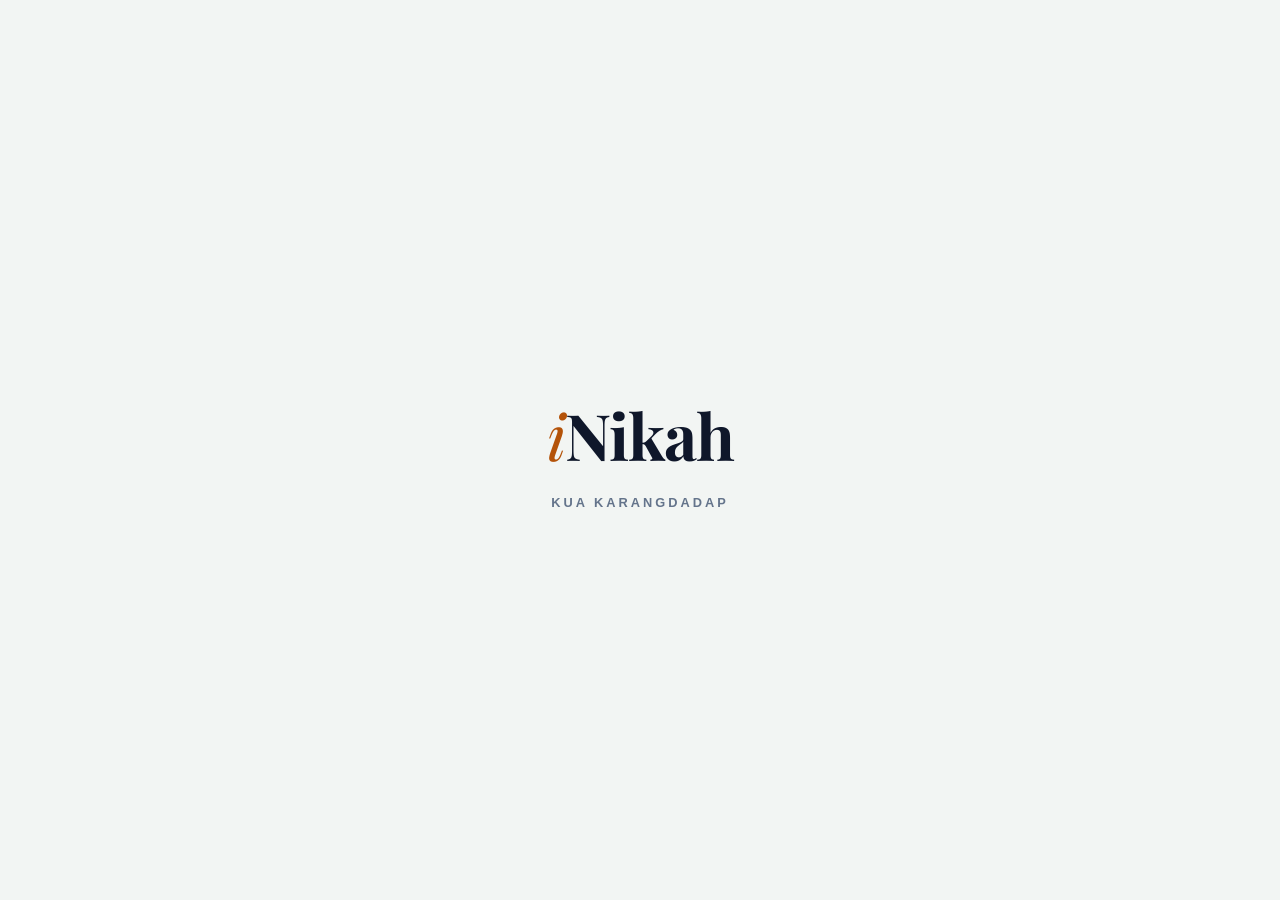
<file: android/app/src/main/assets/index.html>
<!DOCTYPE html>
<html lang="id">
<head>
    <meta charset="UTF-8">
    <meta name="viewport" content="width=device-width, initial-scale=1.0, user-scalable=no">
    <title>iNikah – KUA Karangdadap</title>

    <link href="https://fonts.googleapis.com/icon?family=Material+Icons+Outlined" rel="stylesheet">
    <link href="https://fonts.googleapis.com/css2?family=Playfair+Display:ital,wght@0,600;0,700;1,400&display=swap" rel="stylesheet">
    <link href="https://cdn.jsdelivr.net/npm/bootstrap@5.3.0/dist/css/bootstrap.min.css" rel="stylesheet">

    <style>
        :root {
            --green-deep:    #064e3b;
            --green-mid:     #0f766e;
            --green-light:   #14b8a6;
            --green-tint:    rgba(15, 118, 110, 0.06);
            --gold:          #b45309;
            --gold-light:    #f59e0b;
            --gold-tint:     rgba(180, 83, 9, 0.08);
            --bg:            #f2f5f3; 
            --surface:       rgba(255, 255, 255, 0.85);
            --border:        rgba(15, 118, 110, 0.08);
            --text:          #0f172a;
            --muted:         #64748b;
        }

        * { 
            box-sizing: border-box; 
            margin: 0; 
            padding: 0;
            -webkit-tap-highlight-color: transparent;
        }

        body {
            background-color: var(--bg);
            background-image:
                radial-gradient(circle at 0% 0%, rgba(20, 184, 166, 0.15) 0%, transparent 45%),
                radial-gradient(circle at 100% 100%, rgba(180, 83, 9, 0.08) 0%, transparent 50%),
                radial-gradient(circle at 50% 50%, rgba(15, 118, 110, 0.05) 0%, transparent 70%);
            background-attachment: fixed;
            /* Menggunakan Susunan Font San Francisco */
            font-family: -apple-system, BlinkMacSystemFont, "SF Pro Text", "SF Pro Display", "Helvetica Neue", Helvetica, Arial, sans-serif;
            color: var(--text);
            -webkit-font-smoothing: antialiased;
            padding-top: 160px; 
            padding-bottom: 40px;
            overflow-x: hidden;
            position: relative;
        }

        body::before {
            content: "";
            position: fixed; inset: 0;
            pointer-events: none;
            z-index: -1;
            opacity: 0.4;
            background-image: url("data:image/svg+xml,%3Csvg viewBox='0 0 200 200' xmlns='http://www.w3.org/2000/svg'%3E%3Cfilter id='noise'%3E%3CfeTurbulence type='fractalNoise' baseFrequency='0.8' numOctaves='3' stitchTiles='stitch'/%3E%3C/filter%3E%3Crect width='100%25' height='100%25' filter='url(%23noise)'/%3E%3C/svg%3E");
        }

        /* ════════════════════════════════
           SPLASH SCREEN
        ════════════════════════════════ */
        #splashScreen {
            position: fixed; inset: 0;
            background: var(--bg);
            z-index: 10000;
            display: flex; flex-direction: column;
            justify-content: center; align-items: center;
            transition: all 0.8s cubic-bezier(0.85, 0, 0.15, 1);
        }
        
        .splash-brand { 
            display: flex; flex-direction: column; align-items: center; gap: 10px; 
            transform: scale(0); opacity: 0;
            animation: zoomBounce 1.2s ease forwards 0.1s;
        }
        
        @keyframes zoomBounce {
            0%   { transform: scale(0); opacity: 0; }
            50%  { transform: scale(1.15); opacity: 1; }
            75%  { transform: scale(0.95); opacity: 1; }
            100% { transform: scale(1); opacity: 1; }
        }

        /* Font Logo Tetap Dipertahankan */
        .splash-wordmark {
            font-family: "Playfair Display", serif;
            font-size: 4rem; 
            color: var(--text);
            letter-spacing: -1px;
        }
        .splash-wordmark .wi { font-style: italic; color: var(--gold); }
        .splash-wordmark .wn { font-weight: 700; }
        
        .splash-sub {
            font-size: 0.8rem; font-weight: 700; color: var(--muted);
            text-transform: uppercase; letter-spacing: 3px;
        }

        .splash-heart {
            position: absolute;
            color: #ef4444;
            pointer-events: none;
            bottom: 40%; opacity: 0;
            animation: flyUpHeart 2s cubic-bezier(0.1, 0.8, 0.3, 1) forwards;
        }

        @keyframes flyUpHeart {
            0% { transform: translateY(50px) scale(0.5) rotate(0deg); opacity: 0; }
            20% { opacity: 0.8; transform: translateY(0) scale(1.2) rotate(10deg); }
            100% { transform: translateY(-300px) scale(0.6) rotate(-20deg); opacity: 0; }
        }

        /* ════════════════════════════════
           NAVBAR (HEADER KEMENAG)
        ════════════════════════════════ */
        .ios-navbar {
            position: fixed; top: 1rem; left: 1rem; right: 1rem; z-index: 999;
            padding: 10px 20px;
            background: rgba(0, 102, 64, 0.85);
            backdrop-filter: blur(24px) saturate(180%);
            -webkit-backdrop-filter: blur(24px) saturate(180%);
            border: 1px solid rgba(255, 255, 255, 0.15);
            border-radius: 18px;
            box-shadow: 0 4px 16px rgba(0, 102, 64, 0.3), inset 0 1px 1px rgba(255,255,255,0.2);
            display: flex; flex-direction: column;
            transition: all 0.4s cubic-bezier(0.16, 1, 0.3, 1);
        }

        /* Font Logo Tetap Dipertahankan */
        .logo-wordmark {
            font-family: "Playfair Display", serif;
            font-size: 1.4rem; line-height: 1; 
            color: #ffffff; margin: 0; font-weight: normal;
        }
        .logo-wordmark .wi { font-style: italic; color: var(--gold-light); }
        .logo-wordmark .wn { font-weight: 700; }
        
        .ios-subtitle {
            font-size: 0.55rem; font-weight: 600; 
            color: rgba(255, 255, 255, 0.9);
            text-transform: uppercase; letter-spacing: 1.5px; margin-top: 2px;
        }

        /* ════════════════════════════════
           KARTU MENU DENGAN EFEK 3D & GRADASI
        ════════════════════════════════ */
        .ios-container { width: 100%; max-width: 37.5rem; margin: 0 auto; padding: 0 16px; }

        .ios-main-card {
            background: 
                linear-gradient(145deg, #ffffff 0%, #f4fdf8 100%) padding-box,
                linear-gradient(135deg, rgba(20, 184, 166, 0.7) 0%, rgba(15, 118, 110, 0.05) 50%, rgba(6, 78, 59, 0.6) 100%) border-box;
            border: 1.5px solid transparent;
            border-radius: 28px;
            padding: 20px;
            margin-bottom: 28px;
            position: relative;
            overflow: hidden;
            cursor: pointer;
            box-shadow: 
                0 8px 0 rgba(15, 118, 110, 0.12),         
                0 16px 24px rgba(6, 78, 59, 0.08),        
                inset 0 2px 4px rgba(255, 255, 255, 1);   
            transition: all 0.3s cubic-bezier(0.34, 1.56, 0.64, 1);
        }

        .ios-main-card:hover {
            transform: translateY(-4px) scale(1.01);
            background: 
                linear-gradient(145deg, #ffffff 0%, #f4fdf8 100%) padding-box,
                linear-gradient(135deg, rgba(20, 184, 166, 1) 0%, rgba(15, 118, 110, 0.2) 50%, rgba(6, 78, 59, 0.9) 100%) border-box;
            box-shadow: 
                0 12px 0 rgba(15, 118, 110, 0.15),
                0 24px 32px rgba(6, 78, 59, 0.12),
                inset 0 2px 4px rgba(255, 255, 255, 1);
        }

        .ios-main-card:active {
            transform: translateY(8px) scale(0.99); 
            box-shadow: 
                0 0 0 rgba(15, 118, 110, 0.12),          
                0 4px 8px rgba(6, 78, 59, 0.06),         
                inset 0 4px 8px rgba(0, 0, 0, 0.06);     
        }
        
        .ios-card-header {
            display: flex; align-items: center; justify-content: space-between;
        }
        .ios-card-icon-title { display: flex; align-items: center; gap: 16px; flex: 1; min-width: 0; }

        /* ════════════════════════════════
           IKON MENU EFEK 3D
        ════════════════════════════════ */
        .ios-card-icon {
            width: 50px; height: 50px; border-radius: 16px;
            display: flex; align-items: center; justify-content: center;
            flex-shrink: 0; 
            transition: all 0.4s cubic-bezier(0.34, 1.56, 0.64, 1);
            border-top: 1px solid rgba(255, 255, 255, 0.5);
            border-bottom: 1px solid rgba(0, 0, 0, 0.15);
        }
        
        .ios-main-card:hover .ios-card-icon {
            transform: translateY(-5px) scale(1.08) rotate(4deg);
        }
        
        .icon-cating {
            background: linear-gradient(145deg, var(--green-mid), var(--green-deep));
            color: #fff; 
            box-shadow: 
                0 12px 20px -6px rgba(6, 78, 59, 0.6),             
                inset 0 4px 6px rgba(255, 255, 255, 0.3),          
                inset 0 -4px 6px rgba(0, 0, 0, 0.3);               
        }
        
        .icon-jadwal {
            background: linear-gradient(145deg, var(--green-light), var(--green-mid));
            color: #fff; 
            box-shadow: 
                0 12px 20px -6px rgba(15, 118, 110, 0.6),
                inset 0 4px 6px rgba(255, 255, 255, 0.4),
                inset 0 -4px 6px rgba(0, 0, 0, 0.2);
        }
        
        .icon-bantuan {
            background: linear-gradient(145deg, var(--gold-light), var(--gold));
            color: #fff; 
            box-shadow: 
                0 12px 20px -6px rgba(180, 83, 9, 0.6),
                inset 0 4px 6px rgba(255, 255, 255, 0.4),
                inset 0 -4px 6px rgba(0, 0, 0, 0.25);
        }

        .ios-card-title { font-size: 1.05rem; font-weight: 700; color: var(--text); margin: 0; }
        .ios-card-desc { font-size: 0.8rem; color: var(--muted); margin-top: 2px; display: block; }

        .chevron-main {
            font-size: 22px; color: #94a3b8;
            transition: transform 0.4s cubic-bezier(0.16, 1, 0.3, 1), color 0.3s;
        }
        .chevron-main.rotated { transform: rotate(90deg); color: var(--green-mid); }

        /* ════════════════════════════════
           FLUID ACCORDION MULTI-LEVEL
        ════════════════════════════════ */
        .ios-submenu-wrapper {
            display: grid; grid-template-rows: 0fr;
            transition: grid-template-rows 0.45s cubic-bezier(0.16, 1, 0.3, 1);
        }
        .ios-submenu-wrapper.active { grid-template-rows: 1fr; }
        .ios-submenu-inner { 
            overflow: hidden; opacity: 0;
            transition: opacity 0.3s ease;
        }
        .ios-submenu-wrapper.active .ios-submenu-inner { 
            opacity: 1; margin-top: 16px; padding-top: 12px;
            border-top: 1px solid var(--border);
        }

        .sub-list-item {
            display: flex; align-items: center; justify-content: space-between;
            padding: 12px; border-radius: 16px;
            text-decoration: none; color: inherit; margin-bottom: 4px;
            transition: all 0.2s ease;
        }
        .sub-list-item:hover { 
            background: var(--green-tint); 
            transform: translateX(4px);
        }
        .sub-list-item:active { transform: scale(0.98); }

        .sub-list-left { display: flex; align-items: center; gap: 14px; flex: 1; min-width: 0; }

        .sub-badge {
            width: 32px; height: 32px; border-radius: 10px;
            font-size: 0.85rem; font-weight: 700;
            display: flex; align-items: center; justify-content: center; flex-shrink: 0;
        }
        .badge-1 { background: rgba(6, 78, 59, 0.1); color: var(--green-deep); }
        .badge-2 { background: rgba(15, 118, 110, 0.1); color: var(--green-mid); }
        .badge-3 { background: rgba(20, 184, 166, 0.1); color: var(--green-light); }
        .badge-4 { background: rgba(180, 83, 9, 0.1); color: var(--gold); }
        .badge-icon { background: var(--green-tint); color: var(--green-mid); }
        .badge-icon-gold { background: var(--gold-tint); color: var(--gold); }

        .sub-title-box { display: flex; flex-direction: column; min-width: 0; }
        .sub-title { font-size: 0.9rem; font-weight: 600; color: var(--text); }
        .sub-desc { font-size: 0.75rem; color: var(--muted); margin-top: 1px; }

        /* ════════════════════════════════
           DIGITAL BOOKSHELF SYSTEM
        ════════════════════════════════ */
        .apple-books-container { 
            display: grid; grid-template-rows: 0fr;
            transition: grid-template-rows 0.45s cubic-bezier(0.16, 1, 0.3, 1);
        }
        .apple-books-container.show { grid-template-rows: 1fr; }
        .apple-books-inner { overflow: hidden; }
        
        .bookshelf-grid {
            display: grid; grid-template-columns: repeat(3, 1fr); gap: 14px 10px;
            padding: 16px 12px; background: var(--green-tint);
            border-radius: 20px; margin: 8px 0;
        }
        @media (max-width: 26.25rem) {
            .bookshelf-grid { grid-template-columns: repeat(2, 1fr); }
            body { padding-top: 140px; }
            .logo-wordmark { font-size: 1.25rem; }
        }

        .book-item {
            text-decoration: none; display: flex; flex-direction: column;
            align-items: center; text-align: center; transition: all 0.25s ease;
        }
        .book-item:hover { transform: translateY(-4px) scale(1.03); }

        .book-cover {
            width: 100%; max-width: 6.25rem; aspect-ratio: 3/4;
            border-radius: 4px 12px 12px 4px;
            box-shadow: 0 8px 16px rgba(6, 78, 59, 0.15), inset -4px 0 6px rgba(0,0,0,0.15);
            position: relative; display: flex; flex-direction: column;
            justify-content: space-between; padding: 10px 8px; overflow: hidden;
            border-left: 4px solid rgba(0,0,0,0.25);
        }

        .cover-1  { background: linear-gradient(145deg, #064e3b, #022c22); }
        .cover-2  { background: linear-gradient(145deg, #0f766e, #115e59); }
        .cover-3  { background: linear-gradient(145deg, #115e59, #134e4a); }
        .cover-4  { background: linear-gradient(145deg, #0369a1, #0c4a6e); }
        .cover-5  { background: linear-gradient(145deg, #1d4ed8, #1e3a8a); }
        .cover-6  { background: linear-gradient(145deg, #6d28d9, #4c1d95); }
        .cover-7  { background: linear-gradient(145deg, #be185d, #831843); }
        .cover-8  { background: linear-gradient(145deg, #b45309, #78350f); }
        .cover-9  { background: linear-gradient(145deg, #334155, #0f172a); }
        .cover-10 { background: linear-gradient(145deg, #1e293b, #020617); }

        .book-badge { font-size: 0.5rem; font-weight: 800; color: rgba(255,255,255,0.6); text-transform: uppercase; letter-spacing: 0.5px; }
        .book-cover-title { font-size: 0.65rem; font-weight: 700; color: #FFF; line-height: 1.3; text-align: left; display: -webkit-box; -webkit-line-clamp: 4; -webkit-box-orient: vertical; overflow: hidden; }
        .book-label-title { font-size: 0.75rem; font-weight: 700; color: var(--text); margin-top: 6px; }

        /* ════════════════════════════════
           UNIVERSAL FLOATING MODAL (OVERLAY)
        ════════════════════════════════ */
        .app-modal-overlay {
            position: fixed; inset: 0;
            background: rgba(15, 23, 42, 0.35);
            backdrop-filter: blur(16px);
            -webkit-backdrop-filter: blur(16px);
            z-index: 2000;
            display: flex; align-items: center; justify-content: center;
            opacity: 0; pointer-events: none;
            transition: opacity 0.4s cubic-bezier(0.16, 1, 0.3, 1);
            padding: 20px;
        }
        .app-modal-overlay.show { opacity: 1; pointer-events: auto; }
        
        .app-modal-content {
            background: #ffffff;
            width: 100%; max-width: 53.125rem;
            height: 82vh; height: 82dvh;
            border-radius: 28px;
            box-shadow: 0 30px 70px rgba(6, 78, 59, 0.18);
            border: 1px solid rgba(255, 255, 255, 0.6);
            display: flex; flex-direction: column;
            position: relative;
            transform: translateY(30px) scale(0.96);
            transition: transform 0.4s cubic-bezier(0.34, 1.56, 0.64, 1);
            overflow: hidden;
        }
        .app-modal-overlay.show .app-modal-content { transform: translateY(0) scale(1); }

        .app-modal-close {
            position: absolute; top: 16px; right: 16px;
            width: 36px; height: 36px; border-radius: 50%;
            background: rgba(15, 118, 110, 0.08); border: none;
            display: flex; align-items: center; justify-content: center;
            color: var(--green-deep); cursor: pointer; z-index: 10;
            transition: all 0.25s cubic-bezier(0.16, 1, 0.3, 1);
        }
        .app-modal-close:hover {
            background: #ef4444; color: #ffffff;
            transform: rotate(90deg) scale(1.05);
        }
        
        /* Font Modal Judul Tetap Menggunakan Playfair Display Sesuai Kode Awal */
        .app-modal-title {
            font-family: "Playfair Display", serif;
            font-size: 1.15rem; font-weight: 700; color: var(--text);
            padding: 20px 64px 16px 24px; margin: 0;
            border-bottom: 1px solid var(--border);
            text-overflow: ellipsis; overflow: hidden; white-space: nowrap;
        }
        .app-modal-body { flex: 1; position: relative; background: #f8fafc; }
        .app-modal-body iframe { position: absolute; inset: 0; width: 100%; height: 100%; border: none; }

        /* ════════════════════════════════
           BLANGKO DOCUMENTS
        ════════════════════════════════ */
        .doc-list-group { background: var(--green-tint); border-radius: 20px; overflow: hidden; padding: 6px; list-style: none; margin: 0;}
        .doc-list-item {
            display: flex; align-items: center; justify-content: space-between;
            padding: 12px; text-decoration: none; color: inherit;
            border-radius: 14px; transition: background-color 0.2s;
        }
        .doc-list-item:hover { background: rgba(15, 118, 110, 0.08); }
        .doc-badge {
            width: 38px; height: 24px; border-radius: 8px;
            font-size: 0.65rem; font-weight: 800;
            display: flex; align-items: center; justify-content: center;
            background: linear-gradient(135deg, var(--green-deep), var(--green-mid));
            color: #FFF; flex-shrink: 0;
        }

        /* ════════════════════════════════
           FORMS & BUTTONS
        ════════════════════════════════ */
        .ios-input {
            width: 100%; padding: 16px 20px; border-radius: 16px;
            border: 1.5px solid var(--border);
            background: rgba(255, 255, 255, 0.6);
            font-size: 1rem; font-family: inherit; font-weight: 500;
            margin-bottom: 16px; outline: none;
            box-shadow: inset 0 2px 4px rgba(0,0,0,0.01);
            transition: all 0.3s cubic-bezier(0.16, 1, 0.3, 1);
        }
        .ios-input:focus {
            background: #ffffff; border-color: var(--green-mid);
            box-shadow: 0 0 0 4px rgba(15, 118, 110, 0.12);
        }

        .ios-btn-premium {
            width: 100%; padding: 16px 24px; border-radius: 16px; border: none;
            background: linear-gradient(135deg, var(--green-deep) 0%, var(--green-mid) 100%);
            color: #FFFFFF; font-size: 1rem; font-weight: 700; font-family: inherit;
            display: flex; align-items: center; justify-content: space-between;
            box-shadow: 0 10px 25px rgba(6, 78, 59, 0.2);
            transition: all 0.3s cubic-bezier(0.16, 1, 0.3, 1);
        }
        .ios-btn-premium:hover { 
            transform: translateY(-2px); 
            box-shadow: 0 14px 30px rgba(6, 78, 59, 0.28);
            filter: brightness(1.05);
        }
        .ios-btn-premium:active { transform: scale(0.98); }
        .btn-text-main { flex-grow: 1; text-align: left; margin-left: 12px; }

        /* ════════════════════════════════
           DYNAMIC SEARCH RESULTS LIST
        ════════════════════════════════ */
        .ios-list-group { background: #FFFFFF; border-radius: 20px; overflow: hidden; border: 1px solid var(--border); box-shadow: 0 4px 12px rgba(0,0,0,0.02); }
        .ios-list-item {
            display: flex; align-items: center; justify-content: space-between;
            padding: 14px 18px; text-decoration: none; color: inherit;
            border-bottom: 1px solid rgba(0,0,0,0.03); transition: background-color 0.2s;
        }
        .ios-list-item:last-child { border-bottom: none; }
        .ios-list-item:hover { background: #f8fafc; }
        .ios-list-left { display: flex; align-items: center; gap: 14px; }
        .ios-list-title-box { display: flex; flex-direction: column; }
        .ios-list-badge {
            padding: 4px 10px; border-radius: 8px;
            font-size: 0.65rem; font-weight: 800;
            background: linear-gradient(135deg, var(--gold), var(--gold-light));
            color: #FFF;
        }
        .ios-list-main-title { font-size: 0.9rem; font-weight: 700; color: var(--text); }

        /* ════════════════════════════════
           FLUID PAGE SWITCH SYSTEM
        ════════════════════════════════ */
        .page-view {
            opacity: 1; transform: translateY(0) scale(1);
            transition: opacity 0.4s cubic-bezier(0.34, 1.56, 0.64, 1), 
                        transform 0.4s cubic-bezier(0.34, 1.56, 0.64, 1);
        }
        .page-view.d-none { display: none !important; opacity: 0; transform: translateY(24px) scale(0.97); }

        .page-footer {
            text-align: center; padding: 32px 16px 10px;
            font-size: 0.75rem; color: var(--muted); font-weight: 600;
            letter-spacing: 0.5px;
        }
        .page-footer::before {
            content: ''; display: block; width: 40px; height: 2px;
            background: var(--gold); border-radius: 2px; opacity: 0.3; margin: 0 auto 16px;
        }
    </style>
</head>
<body>

    <!-- SPLASH SCREEN -->
    <div id="splashScreen">
        <div class="splash-brand">
            <div class="splash-wordmark"><span class="wi">i</span><span class="wn">Nikah</span></div>
            <div class="splash-sub">KUA Karangdadap</div>
        </div>
    </div>

    <!-- STICKY KEMENAG NAVBAR -->
    <div class="ios-navbar" id="iosMainHeader">
        <h1 class="logo-wordmark"><span class="wi">i</span><span class="wn">Nikah</span></h1>
        <p class="ios-subtitle">Informasi Pernikahan · KUA Karangdadap</p>
    </div>

    <!-- UNIVERSAL FLOATING MODAL (UNTUK EBOOK & SPREADSHEET JADWAL) -->
    <div id="appModal" class="app-modal-overlay">
        <div class="app-modal-content">
            <button class="app-modal-close" onclick="tutupModalFrame()" title="Tutup">
                <span class="material-icons-outlined">close</span>
            </button>
            <h3 id="appModalTitle" class="app-modal-title">Memuat...</h3>
            <div class="app-modal-body">
                <iframe id="appModalFrame" src="" allow="autoplay"></iframe>
            </div>
        </div>
    </div>

    <!-- FLOATING MODAL PENCERIAN SERTIFIKAT -->
    <div id="searchModal" class="app-modal-overlay">
        <div class="app-modal-content" style="height: auto; max-height: 85vh; max-height: 85dvh; overflow-y: auto;">
            <button class="app-modal-close" onclick="tutupModalSertifikat()" title="Tutup">
                <span class="material-icons-outlined">close</span>
            </button>
            <h3 class="app-modal-title">Cek & Klaim E-Sertifikat</h3>
            <div class="p-4" style="background: #f8fafc;">
                <p class="text-muted small mb-3">Silakan masukkan nama lengkap Anda untuk mengunduh berkas lembar kelulusan Bimwin mandiri.</p>
                
                <input type="text" id="searchInput" class="ios-input" placeholder="Ketik Nama Lengkap Anda..." autocomplete="off">

                <button class="ios-btn-premium" onclick="prosesCariSertifikat()">
                    <span class="material-icons-outlined">search</span>
                    <span class="btn-text-main">Cari Dokumen</span>
                    <span class="material-icons-outlined" style="opacity: 0.7;">chevron_right</span>
                </button>

                <div id="loading" class="text-center d-none my-4 text-muted">
                    <div class="spinner-border spinner-border-sm text-success me-2" role="status"></div>
                    Menghubungkan ke database KUA...
                </div>
                <div id="resultArea" class="mt-3"></div>
            </div>
        </div>
    </div>

    <!-- BARU: FLOATING MODAL UNTUK UNDUH BLANGKO DOKUMEN NIKAH -->
    <div id="blankoModal" class="app-modal-overlay">
        <div class="app-modal-content" style="height: auto; max-height: 85vh; max-height: 85dvh; overflow-y: auto;">
            <button class="app-modal-close" onclick="tutupModalBlanko()" title="Tutup">
                <span class="material-icons-outlined">close</span>
            </button>
            <h3 class="app-modal-title">Unduh Blangko Dokumen Nikah</h3>
            <div class="p-4" style="background: #f8fafc;">
                <p class="text-muted small mb-3">Silakan klik pada dokumen yang Anda butuhkan untuk mengunduh template surat resmi N-1 sampai dengan N-6.</p>
                
                <ul class="doc-list-group">
                    <li><a href="https://drive.google.com/file/d/1tIgOPjhtj6E0YTvkmz4Rpwv31Ms8FXFk/view" target="_blank" class="doc-list-item"><div class="d-flex align-items-center gap-3"><div class="doc-badge">N-1</div><span style="font-size:0.85rem;font-weight:600;">Surat Pengantar Perkawinan</span></div><span class="material-icons-outlined" style="font-size:18px;color:#94a3b8;">file_download</span></a></li>
                    <li><a href="https://drive.google.com/file/d/13NMRP1b2B32W0Al543gitZ6WBoUejFkT/view" target="_blank" class="doc-list-item"><div class="d-flex align-items-center gap-3"><div class="doc-badge">N-2</div><span style="font-size:0.85rem;font-weight:600;">Permohonan Kehendak Nikah</span></div><span class="material-icons-outlined" style="font-size:18px;color:#94a3b8;">file_download</span></a></li>
                    <li><a href="https://drive.google.com/file/d/1SzchBL1MXRK7sobvWUjC26q1L9KFW_7w/view" target="_blank" class="doc-list-item"><div class="d-flex align-items-center gap-3"><div class="doc-badge">N-3</div><span style="font-size:0.85rem;font-weight:600;">Surat Persetujuan Mempelai</span></div><span class="material-icons-outlined" style="font-size:18px;color:#94a3b8;">file_download</span></a></li>
                    <li><a href="https://drive.google.com/file/d/1ExN-VXponEhDIdwKxQdE0r9tR-QzxIFT/view" target="_blank" class="doc-list-item"><div class="d-flex align-items-center gap-3"><div class="doc-badge">N-4</div><span style="font-size:0.85rem;font-weight:600;">Surat Izin Orang Tua</span></div><span class="material-icons-outlined" style="font-size:18px;color:#94a3b8;">file_download</span></a></li>
                    <li><a href="https://drive.google.com/file/d/1eG-rh5zqS4gwsnRT_BiXi0O1SqLBEtL2/view" target="_blank" class="doc-list-item"><div class="d-flex align-items-center gap-3"><div class="doc-badge">N-5</div><span style="font-size:0.85rem;font-weight:600;">Surat Izin Pengadilan</span></div><span class="material-icons-outlined" style="font-size:18px;color:#94a3b8;">file_download</span></a></li>
                    <li><a href="https://drive.google.com/file/d/1edlVXp_XYzO9IHl7hXllvgkR2YxzJtKi/view" target="_blank" class="doc-list-item"><div class="d-flex align-items-center gap-3"><div class="doc-badge">N-6</div><span style="font-size:0.85rem;font-weight:600;">Surat Kematian Pasangan</span></div><span class="material-icons-outlined" style="font-size:18px;color:#94a3b8;">file_download</span></a></li>
                </ul>
            </div>
        </div>
    </div>

    <!-- MAIN APP CONTAINER -->
    <div class="ios-container">

        <!-- DASHBOARD MENU PAGE -->
        <div id="menuPage" class="page-view">

            <!-- CARD 1: TAHAPAN CATIN (3D Card) -->
            <div class="ios-main-card" onclick="toggleMainMenu('catingSubmenu','catingChevron')">
                <div class="ios-card-header">
                    <div class="ios-card-icon-title">
                        <div class="ios-card-icon icon-cating">
                            <span class="material-icons-outlined" style="font-size:24px;">favorite_border</span>
                        </div>
                        <div>
                            <h2 class="ios-card-title">Tahapan Mandiri Catin</h2>
                            <span class="ios-card-desc">Alur bimbingan & pre-post test mandiri</span>
                        </div>
                    </div>
                    <span class="material-icons-outlined chevron-main" id="catingChevron">chevron_right</span>
                </div>

                <div class="ios-submenu-wrapper" id="catingSubmenu">
                    <div class="ios-submenu-inner" onclick="event.stopPropagation()">

                        <a href="https://inikahkarangdadap.my.id/pretest.html" target="_blank" class="sub-list-item">
                            <div class="sub-list-left">
                                <div class="sub-badge badge-1">1</div>
                                <div class="sub-title-box">
                                    <span class="sub-title">Isi Evaluasi Pre-Test</span>
                                    <span class="sub-desc">Wajib diisi sebelum membaca materi bimbingan</span>
                                </div>
                            </div>
                            <span class="material-icons-outlined" style="font-size:18px;color:#94a3b8;">open_in_new</span>
                        </a>

                        <div onclick="toggleBookShelf(event)" class="sub-list-item" style="cursor:pointer;">
                            <div class="sub-list-left">
                                <div class="sub-badge badge-2">2</div>
                                <div class="sub-title-box">
                                    <span class="sub-title">Perpustakaan Digital Mandiri</span>
                                    <span class="sub-desc">Akses materi bimbingan perkawinan Bab 1–10</span>
                                </div>
                            </div>
                            <span class="material-icons-outlined" id="bookChevron" style="font-size:20px;color:#94a3b8;transition:transform 0.3s;">expand_more</span>
                        </div>

                        <!-- DIGITAL BOOKSHELF GRID -->
                        <div class="apple-books-container" id="innerBookshelf">
                            <div class="apple-books-inner">
                                <div class="bookshelf-grid">
                                    <div onclick="bukaModalFrame('https://drive.google.com/file/d/1Z_27vFPRH5jduQWD9WAidb-7aPOHOE0d/preview', 'Bab 1 - Membangun Landasan Keluarga Sakinah')" class="book-item"><div class="book-cover cover-1"><span class="book-badge">Bimwin</span><span class="book-cover-title">Membangun Landasan Keluarga Sakinah</span></div><span class="book-label-title">Bab 1</span></div>
                                    <div onclick="bukaModalFrame('https://drive.google.com/file/d/1y4cgJcZJefTgw0HT4EQ0euxIYpWmpbjK/preview', 'Bab 2 - Merencanakan Perkawinan Kokoh')" class="book-item"><div class="book-cover cover-2"><span class="book-badge">Bimwin</span><span class="book-cover-title">Merencanakan Perkawinan Kokoh</span></div><span class="book-label-title">Bab 2</span></div>
                                    <div onclick="bukaModalFrame('https://drive.google.com/file/d/1E243FXTaJLI0pUOJQYgSl_UpgsGSrvn2/preview', 'Bab 3 - Dinamika Perkawinan')" class="book-item"><div class="book-cover cover-3"><span class="book-badge">Bimwin</span><span class="book-cover-title">Dinamika Perkawinan</span></div><span class="book-label-title">Bab 3</span></div>
                                    <div onclick="bukaModalFrame('https://drive.google.com/file/d/1XyCT40nC0i0gd-R_GoKZLqLs3H2_L_Eq/preview', 'Bab 4 - Kebutuhan Keluarga')" class="book-item"><div class="book-cover cover-4"><span class="book-badge">Bimwin</span><span class="book-cover-title">Kebutuhan Keluarga</span></div><span class="book-label-title">Bab 4</span></div>
                                    <div onclick="bukaModalFrame('https://drive.google.com/file/d/1hsBuxsj8Qx9OKdxCr-ovuWWDHC0nqeEg/preview', 'Bab 5 - Kesehatan Keluarga')" class="book-item"><div class="book-cover cover-5"><span class="book-badge">Bimwin</span><span class="book-cover-title">Kesehatan Keluarga</span></div><span class="book-label-title">Bab 5</span></div>
                                    <div onclick="bukaModalFrame('https://drive.google.com/file/d/12c87keH8b3ZROkDhmwnhSGTeZdzllR6S/preview', 'Bab 6 - Generasi Berkualitas')" class="book-item"><div class="book-cover cover-6"><span class="book-badge">Bimwin</span><span class="book-cover-title">Generasi Berkualitas</span></div><span class="book-label-title">Bab 6</span></div>
                                    <div onclick="bukaModalFrame('https://drive.google.com/file/d/1Mx4sx6eRezzvThD5uWaldCbkGRg0NLKR/preview', 'Bab 7 - Ketahanan Keluarga Masa Kini')" class="book-item"><div class="book-cover cover-7"><span class="book-badge">Bimwin</span><span class="book-cover-title">Ketahanan Keluarga Masa Kini</span></div><span class="book-label-title">Bab 7</span></div>
                                    <div onclick="bukaModalFrame('https://drive.google.com/file/d/1oD41mimrN32gTXKwNb_lZSHvRtk73t23/preview', 'Bab 8 - Mengenali Hukum')" class="book-item"><div class="book-cover cover-8"><span class="book-badge">Bimwin</span><span class="book-cover-title">Mengenali Hukum</span></div><span class="book-label-title">Bab 8</span></div>
                                    <div onclick="bukaModalFrame('https://drive.google.com/file/d/1VBTqLSArAg3oeBsXiqYLttHNwlDd0QEo/preview', 'Bab 9 - Mengelola Konflik')" class="book-item"><div class="book-cover cover-9"><span class="book-badge">Bimwin</span><span class="book-cover-title">Mengelola Konflik</span></div><span class="book-label-title">Bab 9</span></div>
                                    <div onclick="bukaModalFrame('https://drive.google.com/file/d/1KlV24vihDnBrzcW4UHMy_mD3sS8bvNN5/preview', 'Bab 10 - Prosedur Pendaftaran NR')" class="book-item"><div class="book-cover cover-10"><span class="book-badge">Bimwin</span><span class="book-cover-title">Prosedur Pendaftaran NR</span></div><span class="book-label-title">Bab 10</span></div>
                                </div>
                            </div>
                        </div>

                        <a href="https://inikahkarangdadap.my.id/posttest.html" target="_blank" class="sub-list-item">
                            <div class="sub-list-left">
                                <div class="sub-badge badge-3">3</div>
                                <div class="sub-title-box">
                                    <span class="sub-title">Isi Evaluasi Post-Test</span>
                                    <span class="sub-desc">Wajib diisi setelah selesai membaca materi bimbingan</span>
                                </div>
                            </div>
                            <span class="material-icons-outlined" style="font-size:18px;color:#94a3b8;">open_in_new</span>
                        </a>

                        <div onclick="bukaModalSertifikat()" class="sub-list-item" style="cursor:pointer;">
                            <div class="sub-list-left">
                                <div class="sub-badge badge-4">4</div>
                                <div class="sub-title-box">
                                    <span class="sub-title">Klaim & Ambil E-Sertifikat</span>
                                    <span class="sub-desc">Unduh lembar berkas kelulusan Bimwin Anda</span>
                                </div>
                            </div>
                            <span class="material-icons-outlined" style="font-size:20px;color:#0f766e;">chevron_right</span>
                        </div>

                    </div>
                </div>
            </div>

            <!-- CARD 2: JADWAL LAYANAN (3D Card) -->
            <div class="ios-main-card" onclick="toggleMainMenu('jadwalSubmenu','jadwalChevron')">
                <div class="ios-card-header">
                    <div class="ios-card-icon-title">
                        <div class="ios-card-icon icon-jadwal">
                            <span class="material-icons-outlined" style="font-size:24px;">calendar_today</span>
                        </div>
                        <div>
                            <h2 class="ios-card-title">Layanan Penjadwalan KUA</h2>
                            <span class="ios-card-desc">Sistem cek waktu akad & petugas penghulu</span>
                        </div>
                    </div>
                    <span class="material-icons-outlined chevron-main" id="jadwalChevron">chevron_right</span>
                </div>

                <div class="ios-submenu-wrapper" id="jadwalSubmenu">
                    <div class="ios-submenu-inner" onclick="event.stopPropagation()">
                        <div onclick="bukaModalFrame('https://docs.google.com/spreadsheets/d/1_Ba5_CVCd6u9pI0-TBsQFzNYdBlImBaQ_s6IYxwd8Jw/preview?rm=minimal', 'Tabel Jadwal Akad Nikah')" class="sub-list-item" style="cursor:pointer;">
                            <div class="sub-list-left">
                                <div class="sub-badge badge-icon">
                                    <span class="material-icons-outlined" style="font-size:16px;">event</span>
                                </div>
                                <div class="sub-title-box">
                                    <span class="sub-title">Cek Jadwal Akad Nikah</span>
                                    <span class="sub-desc">Lihat jadwal akad nikah KUA Karangdadap</span>
                                </div>
                            </div>
                            <span class="material-icons-outlined" style="font-size:20px;color:#94a3b8;">chevron_right</span>
                        </div>

                        <div onclick="bukaModalFrame('https://docs.google.com/spreadsheets/d/1t_wFqRLwIv-HvHDLA04dofqmZy9jcBP0SHeV7zZt-R8/preview?rm=minimal', 'Tabel Petugas Penghulu')" class="sub-list-item" style="cursor:pointer;">
                            <div class="sub-list-left">
                                <div class="sub-badge badge-icon">
                                    <span class="material-icons-outlined" style="font-size:16px;">assignment_ind</span>
                                </div>
                                <div class="sub-title-box">
                                    <span class="sub-title">Cek Petugas Penghulu</span>
                                    <span class="sub-desc">Lihat jadwal petugas penghulu KUA</span>
                                </div>
                            </div>
                            <span class="material-icons-outlined" style="font-size:20px;color:#94a3b8;">chevron_right</span>
                        </div>
                    </div>
                </div>
            </div>

            <!-- CARD 3: DOKUMEN & BANTUAN (3D Card) -->
            <div class="ios-main-card" onclick="toggleMainMenu('bantuanSubmenu','bantuanChevron')">
                <div class="ios-card-header">
                    <div class="ios-card-icon-title">
                        <div class="ios-card-icon icon-bantuan">
                            <span class="material-icons-outlined" style="font-size:24px;">info</span>
                        </div>
                        <div>
                            <h2 class="ios-card-title">Informasi & Bantuan KUA</h2>
                            <span class="ios-card-desc">Format dokumen perkawinan & chat bantuan</span>
                        </div>
                    </div>
                    <span class="material-icons-outlined chevron-main" id="bantuanChevron">chevron_right</span>
                </div>

                <div class="ios-submenu-wrapper" id="bantuanSubmenu">
                    <div class="ios-submenu-inner" onclick="event.stopPropagation()">

                        <!-- PERBAIKAN: Diubah untuk memicu floating modal bukaModalBlanko() -->
                        <div onclick="bukaModalBlanko()" class="sub-list-item" style="cursor:pointer;">
                            <div class="sub-list-left">
                                <div class="sub-badge badge-icon-gold">
                                    <span class="material-icons-outlined" style="font-size:16px;">description</span>
                                </div>
                                <div class="sub-title-box">
                                    <span class="sub-title">Unduh Blangko Dokumen Nikah</span>
                                    <span class="sub-desc">Template surat resmi N-1 sampai dengan N-6</span>
                                </div>
                            </div>
                            <span class="material-icons-outlined" style="font-size:20px;color:#b45309;">chevron_right</span>
                        </div>

                        <a href="https://wa.me/6285640759772?text=Halo%20Penghulu%20KUA%20Karangdadap..." target="_blank" class="sub-list-item">
                            <div class="sub-list-left">
                                <div class="sub-badge badge-icon-gold">
                                    <span class="material-icons-outlined" style="font-size:16px;">chat</span>
                                </div>
                                <div class="sub-title-box">
                                    <span class="sub-title">Tanya Layanan Penghulu</span>
                                    <span class="sub-desc">Konsultasi interaktif via WhatsApp KUA</span>
                                </div>
                            </div>
                            <span class="material-icons-outlined" style="font-size:18px;color:var(--green-mid);">open_in_new</span>
                        </a>

                    </div>
                </div>
            </div>

            <div class="page-footer">KUA Karangdadap · Kabupaten Pekalongan</div>
        </div>

    </div>

    <script>
        // SPLASH SCREEN & HEARTS EFFECT
        window.addEventListener('DOMContentLoaded', () => {
            const splash = document.getElementById('splashScreen');
            setTimeout(() => { createSplashHearts(); }, 500);

            setTimeout(() => {
                if (splash) {
                    splash.style.opacity = '0';
                    splash.style.transform = 'scale(1.06)';
                    setTimeout(() => splash.style.display = 'none', 800);
                }
            }, 2600);
        });

        function createSplashHearts() {
            const splash = document.getElementById('splashScreen');
            const icons = ['favorite', 'favorite_border'];
            for (let i = 0; i < 10; i++) {
                setTimeout(() => {
                    if(!splash || splash.style.display === 'none') return;
                    const heart = document.createElement('span');
                    heart.className = 'material-icons-outlined splash-heart';
                    heart.innerText = icons[Math.floor(Math.random() * icons.length)];
                    heart.style.left = `${Math.floor(Math.random() * 60) + 20}%`;
                    heart.style.fontSize = `${Math.floor(Math.random() * 12) + 16}px`;
                    splash.appendChild(heart);
                    setTimeout(() => heart.remove(), 2000);
                }, i * 140);
            }
        }

        // ACCORDION NAVIGATION COLLAPSIBLE
        function toggleMainMenu(idSubmenu, idChevron) {
            const submenu = document.getElementById(idSubmenu);
            const chevron = document.getElementById(idChevron);
            if (submenu && chevron) {
                submenu.classList.toggle('active');
                chevron.classList.toggle('rotated');
            }
        }

        function toggleBookShelf(event) {
            event.stopPropagation();
            const shelf = document.getElementById('innerBookshelf');
            const chev  = document.getElementById('bookChevron');
            if (shelf && chev) {
                shelf.classList.toggle('show');
                chev.style.transform = shelf.classList.contains('show') ? 'rotate(180deg)' : 'rotate(0deg)';
            }
        }

        // UNIVERSAL FLOATING MODAL SYSTEM
        window.bukaModalFrame = function(url, judul) {
            const modal = document.getElementById('appModal');
            const frame = document.getElementById('appModalFrame');
            const title = document.getElementById('appModalTitle');
            
            if (modal && frame && title) {
                title.innerText = judul;
                frame.src = url;
                modal.classList.add('show');
                document.body.style.overflow = 'hidden'; 
            }
        }

        window.tutupModalFrame = function() {
            const modal = document.getElementById('appModal');
            const frame = document.getElementById('appModalFrame');
            
            if (modal && frame) {
                modal.classList.remove('show');
                document.body.style.overflow = ''; 
                setTimeout(() => { frame.src = ""; }, 400); 
            }
        }

        // SERTIFIKAT FLOATING MODAL CONTROLLER
        window.bukaModalSertifikat = function() {
            const modal = document.getElementById('searchModal');
            if (modal) {
                modal.classList.add('show');
                document.body.style.overflow = 'hidden';
                setTimeout(() => {
                    document.getElementById('searchInput').focus();
                }, 300);
            }
        }

        window.tutupModalSertifikat = function() {
            const modal = document.getElementById('searchModal');
            if (modal) {
                modal.classList.remove('show');
                document.body.style.overflow = '';
                document.getElementById('searchInput').value = '';
                document.getElementById('resultArea').innerHTML = '';
            }
        }

        // BARU: BLANGKO FLOATING MODAL CONTROLLER
        window.bukaModalBlanko = function() {
            const modal = document.getElementById('blankoModal');
            if (modal) {
                modal.classList.add('show');
                document.body.style.overflow = 'hidden';
            }
        }

        window.tutupModalBlanko = function() {
            const modal = document.getElementById('blankoModal');
            if (modal) {
                modal.classList.remove('show');
                document.body.style.overflow = '';
            }
        }

        // CERTIFICATE DATABASE QUERY EXECUTION
        function prosesCariSertifikat() {
            const input      = document.getElementById('searchInput').value.trim();
            const loading    = document.getElementById('loading');
            const resultArea = document.getElementById('resultArea');

            if (!input) return alert('Silakan masukkan nama lengkap!');

            loading.classList.remove('d-none');
            resultArea.innerHTML = '';

            const urlWebApp = "https://inikahkarangdadap.my.id/api/sertifikat.php?q=" + encodeURIComponent(input);

            fetch(urlWebApp)
                .then(r => r.json())
                .then(data => {
                    loading.classList.add('d-none');
                    if (data.length === 0) {
                        resultArea.innerHTML = `
                            <div class="text-center text-muted p-4 page-view">
                                <span class="material-icons-outlined" style="font-size:48px;color:#cbd5e1;">search_off</span>
                                <p class="mt-2" style="font-size:0.9rem;">Sertifikat belum terbit atau nama salah.<br><small>Pastikan nama sesuai dengan form Post-Test.</small></p>
                            </div>`;
                    } else {
                        let html = `<div class="ios-list-group page-view">`;
                        data.forEach(item => {
                            html += `
                                <a href="${item.link}" target="_blank" class="ios-list-item">
                                    <div class="ios-list-left">
                                        <div class="ios-list-badge">E-CERT</div>
                                        <div class="ios-list-title-box">
                                            <span class="ios-list-main-title" style="text-transform:uppercase;">${item.nama}</span>
                                            <span style="font-size:0.75rem;color:var(--muted);">Sertifikat Siap Diunduh</span>
                                        </div>
                                    </div>
                                    <span class="material-icons-outlined" style="color:var(--green-mid);">file_download</span>
                                </a>`;
                        });
                        html += `</div>`;
                        resultArea.innerHTML = html;
                    }
                })
                .catch(err => {
                    loading.classList.add('d-none');
                    alert('Gagal memuat data. Periksa kembali koneksi internet Anda.');
                    console.error(err);
                });
        }

        document.getElementById("searchInput").addEventListener("keypress", e => {
            if (e.key === "Enter") prosesCariSertifikat();
        });
    </script>
</body>
</html>
</file>
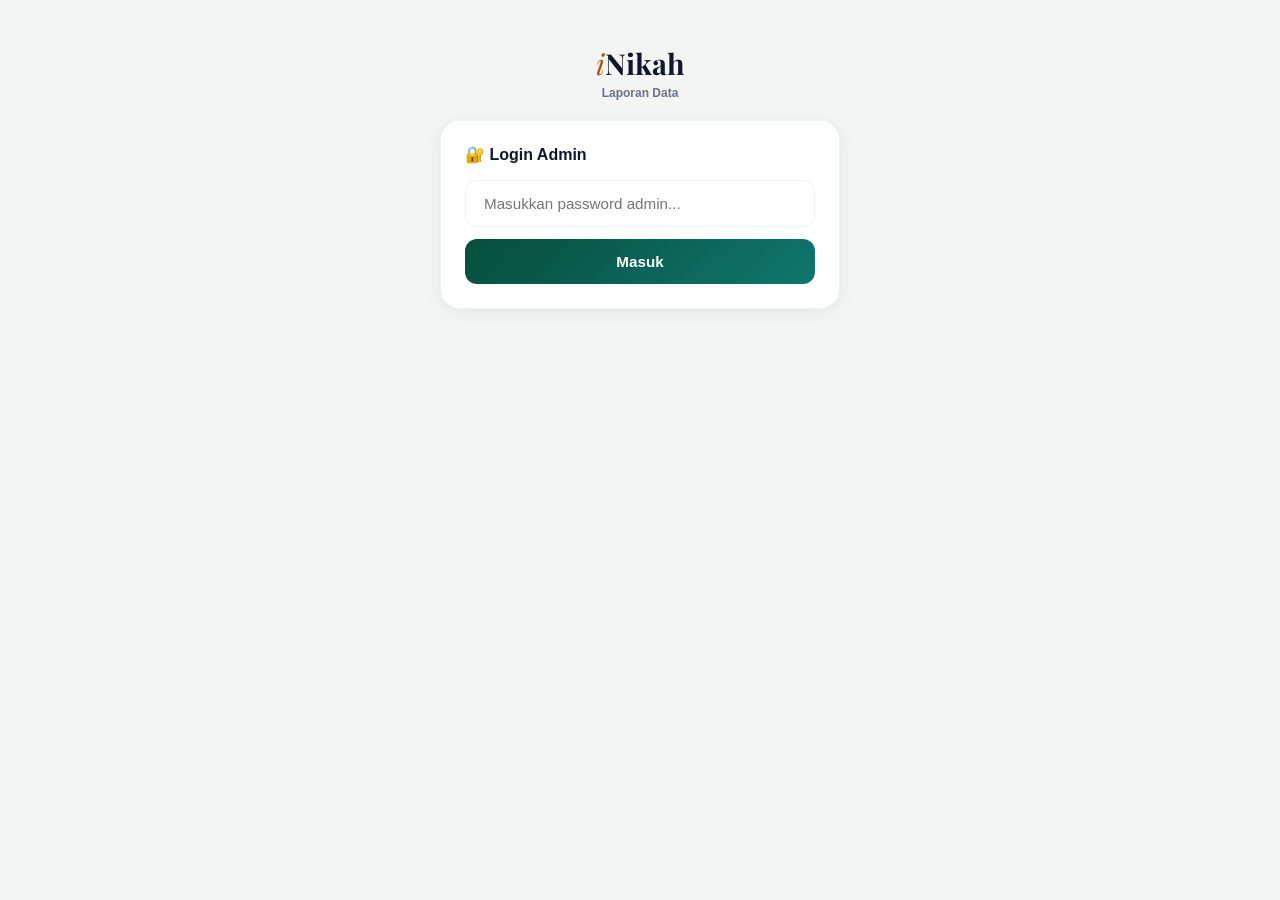
<file: laporan.html>
<!DOCTYPE html>
<html lang="id">
<head>
    <meta charset="UTF-8">
    <meta name="viewport" content="width=device-width, initial-scale=1.0">
    <title>Laporan Data – iNikah</title>
    <link href="https://fonts.googleapis.com/icon?family=Material+Icons+Outlined" rel="stylesheet">
    <link href="https://fonts.googleapis.com/css2?family=Playfair+Display:ital,wght@0,700;1,400&display=swap" rel="stylesheet">
    <style>
        :root {
            --green-deep: #064e3b;
            --green-mid: #0f766e;
            --green-light: #14b8a6;
            --bg: #f2f5f3;
            --text: #0f172a;
            --muted: #64748b;
            --border: rgba(15, 118, 110, 0.08);
        }
        * { box-sizing: border-box; margin: 0; padding: 0; }
        body {
            font-family: -apple-system, BlinkMacSystemFont, "SF Pro Text", sans-serif;
            background: var(--bg); color: var(--text);
            padding: 20px; min-height: 100vh;
        }
        .container { max-width: 1000px; margin: 0 auto; }
        .header {
            text-align: center; padding: 24px 0 20px;
        }
        .logo {
            font-family: "Playfair Display", serif;
            font-size: 1.8rem;
        }
        .logo .wi { font-style: italic; color: #b45309; }
        .logo .wn { font-weight: 700; }
        .sub { font-size: 0.75rem; color: var(--muted); margin-top: 4px; font-weight: 600; }

        /* LOGIN */
        .login-box {
            background: #fff; border-radius: 20px; padding: 24px;
            box-shadow: 0 4px 16px rgba(0,0,0,0.06); border: 1px solid var(--border);
            max-width: 400px; margin: 0 auto;
        }
        .login-box h3 { font-size: 1rem; font-weight: 700; margin-bottom: 16px; }
        .login-box input {
            width: 100%; padding: 14px 18px; border-radius: 12px;
            border: 1.5px solid var(--border); font-size: 0.95rem;
            outline: none; margin-bottom: 12px;
        }
        .login-box button {
            width: 100%; padding: 14px; border-radius: 12px; border: none;
            background: linear-gradient(135deg, var(--green-deep), var(--green-mid));
            color: #fff; font-size: 0.95rem; font-weight: 700; cursor: pointer;
        }
        .login-box button:hover { opacity: 0.9; }
        .login-error { color: #ef4444; font-size: 0.8rem; margin-top: 10px; display: none; }

        /* TABS */
        .tabs-nav {
            display: flex; gap: 8px; overflow-x: auto; padding: 10px 0 16px;
            -webkit-overflow-scrolling: touch;
        }
        .tabs-nav::-webkit-scrollbar { display: none; }
        .tab-btn {
            padding: 10px 18px; border-radius: 24px; border: 1.5px solid var(--border);
            background: #fff; font-size: 0.82rem; font-weight: 600;
            cursor: pointer; white-space: nowrap; color: var(--text);
            transition: all 0.2s;
        }
        .tab-btn.active {
            background: linear-gradient(135deg, var(--green-deep), var(--green-mid));
            color: #fff; border-color: transparent;
        }

        /* PANEL */
        .tab-panel { display: none; }
        .tab-panel.active { display: block; }

        /* TABLE CARD */
        .table-card {
            background: #fff; border-radius: 16px; padding: 20px;
            box-shadow: 0 4px 16px rgba(0,0,0,0.06); border: 1px solid var(--border);
        }
        .table-toolbar {
            display: flex; gap: 10px; margin-bottom: 14px; flex-wrap: wrap; align-items: center;
        }
        .search-input {
            flex: 1; min-width: 180px; padding: 10px 14px; border-radius: 10px;
            border: 1.5px solid var(--border); font-size: 0.85rem; outline: none;
        }
        .search-input:focus { border-color: var(--green-light); }
        .month-input {
            padding: 9px 12px; border-radius: 10px; border: 1.5px solid var(--border);
            font-size: 0.8rem; outline: none; color: var(--text); background: #fff;
        }
        .month-input:focus { border-color: var(--green-light); }
        .btn-action {
            padding: 9px 16px; border-radius: 10px; border: none;
            font-size: 0.8rem; font-weight: 600; cursor: pointer;
            display: inline-flex; align-items: center; gap: 4px;
        }
        .btn-print {
            background: #f0fdf4; color: var(--green-deep); border: 1px solid var(--border);
        }
        .btn-export {
            background: linear-gradient(135deg, var(--green-deep), var(--green-mid));
            color: #fff;
        }
        .btn-action:hover { opacity: 0.85; }

        /* TABLE */
        .table-wrap { overflow-x: auto; -webkit-overflow-scrolling: touch; }
        .data-table {
            width: 100%; border-collapse: collapse; font-size: 0.8rem;
        }
        .data-table th {
            background: var(--green-deep); color: #fff; padding: 10px 12px;
            text-align: left; font-weight: 600; white-space: nowrap;
        }
        .data-table td {
            padding: 9px 12px; border-bottom: 1px solid var(--border);
            white-space: nowrap;
        }
        .data-table tr:nth-child(even) td { background: #f8faf9; }
        .data-table tr:hover td { background: #ecfdf5; }
        .data-table a { color: var(--green-mid); text-decoration: none; font-weight: 600; }
        .data-table a:hover { text-decoration: underline; }

        .empty-state {
            text-align: center; padding: 40px 20px; color: var(--muted); font-size: 0.9rem;
        }
        .loading-state {
            text-align: center; padding: 30px; color: var(--muted); font-size: 0.85rem;
        }

        .footer-link {
            text-align: center; margin-top: 24px; font-size: 0.75rem;
        }
        .footer-link a {
            color: var(--green-mid); text-decoration: none; font-weight: 600;
        }

        /* PRINT STYLES */
        @media print {
            body { padding: 0; background: #fff; }
            .header, .tabs-nav, .table-toolbar, .footer-link, #loginScreen { display: none !important; }
            .tab-panel { display: none !important; }
            .tab-panel.printing { display: block !important; }
            .table-card { box-shadow: none; border: none; padding: 0; border-radius: 0; }
            .data-table th { background: #333 !important; color: #fff !important; -webkit-print-color-adjust: exact; print-color-adjust: exact; }
            .data-table tr:nth-child(even) td { background: #f3f3f3 !important; -webkit-print-color-adjust: exact; print-color-adjust: exact; }
            .container { max-width: 100%; }
            .print-title { display: block !important; font-size: 1rem; font-weight: 700; margin-bottom: 10px; }
        }
        .print-title { display: none; }

        @media (max-width: 600px) {
            body { padding: 12px; }
            .table-card { padding: 14px; border-radius: 12px; }
            .tab-btn { padding: 8px 14px; font-size: 0.78rem; }
        }
    </style>
</head>
<body>
    <!-- LOGIN SCREEN -->
    <div id="loginScreen" class="container">
        <div class="header">
            <div class="logo"><span class="wi">i</span><span class="wn">Nikah</span></div>
            <p class="sub">Laporan Data</p>
        </div>
        <div class="login-box">
            <h3>🔐 Login Admin</h3>
            <input type="password" id="adminPass" placeholder="Masukkan password admin...">
            <button onclick="doLogin()">Masuk</button>
            <p class="login-error" id="loginError">Password salah!</p>
        </div>
    </div>

    <!-- MAIN PANEL -->
    <div id="mainPanel" class="container" style="display:none;">
        <div class="header">
            <div class="logo"><span class="wi">i</span><span class="wn">Nikah</span></div>
            <p class="sub">Laporan Data</p>
        </div>

        <!-- TAB NAV -->
        <div class="tabs-nav">
            <button class="tab-btn active" onclick="switchTab('pretest')">Pre-Test</button>
            <button class="tab-btn" onclick="switchTab('posttest')">Post-Test</button>
            <button class="tab-btn" onclick="switchTab('jadwal')">Jadwal Akad</button>
            <button class="tab-btn" onclick="switchTab('petugas')">Petugas</button>
            <button class="tab-btn" onclick="switchTab('sertifikat')">Sertifikat</button>
        </div>

        <!-- TAB: PRE-TEST -->
        <div class="tab-panel active" id="panel-pretest">
            <div class="table-card">
                <div class="print-title">Laporan Data Pre-Test</div>
                <div class="table-toolbar">
                    <input class="search-input" type="text" placeholder="🔍 Cari nama, NIK..." oninput="filterTable('pretest')">
                    <input class="month-input" type="month" id="month-pretest" title="Filter bulan">
                    <button class="btn-action btn-print" onclick="cetakTab('pretest')">🖨️ Cetak</button>
                    <button class="btn-action btn-export" onclick="exportExcel('pretest')">📥 Export Excel</button>
                </div>
                <div class="table-wrap">
                    <table class="data-table" id="table-pretest">
                        <thead>
                            <tr><th>No</th><th>Nama</th><th>NIK</th><th>No HP</th><th>Skor</th><th>Tanggal</th></tr>
                        </thead>
                        <tbody></tbody>
                    </table>
                </div>
                <div class="loading-state" id="loading-pretest">Memuat data...</div>
            </div>
        </div>

        <!-- TAB: POST-TEST -->
        <div class="tab-panel" id="panel-posttest">
            <div class="table-card">
                <div class="print-title">Laporan Data Post-Test</div>
                <div class="table-toolbar">
                    <input class="search-input" type="text" placeholder="🔍 Cari nama, NIK..." oninput="filterTable('posttest')">
                    <input class="month-input" type="month" id="month-posttest" title="Filter bulan">
                    <button class="btn-action btn-print" onclick="cetakTab('posttest')">🖨️ Cetak</button>
                    <button class="btn-action btn-export" onclick="exportExcel('posttest')">📥 Export Excel</button>
                </div>
                <div class="table-wrap">
                    <table class="data-table" id="table-posttest">
                        <thead>
                            <tr><th>No</th><th>Nama</th><th>NIK</th><th>No HP</th><th>Skor</th><th>Tanggal</th></tr>
                        </thead>
                        <tbody></tbody>
                    </table>
                </div>
                <div class="loading-state" id="loading-posttest">Memuat data...</div>
            </div>
        </div>

        <!-- TAB: JADWAL -->
        <div class="tab-panel" id="panel-jadwal">
            <div class="table-card">
                <div class="print-title">Laporan Jadwal Akad</div>
                <div class="table-toolbar">
                    <input class="search-input" type="text" placeholder="🔍 Cari nama..." oninput="filterTable('jadwal')">
                    <input class="month-input" type="month" id="month-jadwal" title="Filter bulan">
                    <button class="btn-action btn-print" onclick="cetakTab('jadwal')">🖨️ Cetak</button>
                    <button class="btn-action btn-export" onclick="exportExcel('jadwal')">📥 Export Excel</button>
                </div>
                <div class="table-wrap">
                    <table class="data-table" id="table-jadwal">
                        <thead>
                            <tr><th>No</th><th>Tanggal Akad</th><th>Jam</th><th>Nama Pria</th><th>Nama Wanita</th><th>Alamat</th></tr>
                        </thead>
                        <tbody></tbody>
                    </table>
                </div>
                <div class="loading-state" id="loading-jadwal">Memuat data...</div>
            </div>
        </div>

        <!-- TAB: PETUGAS -->
        <div class="tab-panel" id="panel-petugas">
            <div class="table-card">
                <div class="print-title">Laporan Data Petugas</div>
                <div class="table-toolbar">
                    <input class="search-input" type="text" placeholder="🔍 Cari nama petugas..." oninput="filterTable('petugas')">
                    <input class="month-input" type="month" id="month-petugas" title="Filter bulan">
                    <button class="btn-action btn-print" onclick="cetakTab('petugas')">🖨️ Cetak</button>
                    <button class="btn-action btn-export" onclick="exportExcel('petugas')">📥 Export Excel</button>
                </div>
                <div class="table-wrap">
                    <table class="data-table" id="table-petugas">
                        <thead>
                            <tr><th>No</th><th>Nama Petugas</th><th>Tanggal</th><th>Jam</th><th>Nama Pria</th><th>Nama Wanita</th><th>Foto</th></tr>
                        </thead>
                        <tbody></tbody>
                    </table>
                </div>
                <div class="loading-state" id="loading-petugas">Memuat data...</div>
            </div>
        </div>

        <!-- TAB: SERTIFIKAT -->
        <div class="tab-panel" id="panel-sertifikat">
            <div class="table-card">
                <div class="print-title">Laporan Data Sertifikat</div>
                <div class="table-toolbar">
                    <input class="search-input" type="text" placeholder="🔍 Cari nama..." oninput="filterTable('sertifikat')">
                    <input class="month-input" type="month" id="month-sertifikat" title="Filter bulan">
                    <button class="btn-action btn-print" onclick="cetakTab('sertifikat')">🖨️ Cetak</button>
                    <button class="btn-action btn-export" onclick="exportExcel('sertifikat')">📥 Export Excel</button>
                </div>
                <div class="table-wrap">
                    <table class="data-table" id="table-sertifikat">
                        <thead>
                            <tr><th>No</th><th>Nama</th><th>Link</th><th>Tanggal</th></tr>
                        </thead>
                        <tbody></tbody>
                    </table>
                </div>
                <div class="loading-state" id="loading-sertifikat">Memuat data...</div>
            </div>
        </div>

        <p class="footer-link">
            <a href="admin.html">← Kembali ke Admin</a>
        </p>
    </div>

    <script>
        const ADMIN_PASSWORD = 'placeholder'; // not used anymore
        let AUTH_TOKEN = '';

        // Auto-login dari shared token
        (function() {
            const saved = localStorage.getItem('inikah-admin-token');
            if (saved) {
                fetch('api/auth.php?action=verify&token=' + encodeURIComponent(saved))
                    .then(r => r.json())
                    .then(res => {
                        if (res.valid) {
                            AUTH_TOKEN = saved;
                            document.getElementById('loginScreen').style.display = 'none';
                            document.getElementById('mainPanel').style.display = 'block';
                            loadAllData();
                        }
                    }).catch(() => {});
            }
        })();

        // Store raw data for filtering
        const rawData = { pretest: [], posttest: [], jadwal: [], petugas: [], sertifikat: [] };

        // LOGIN
        function doLogin() {
            const pass = document.getElementById('adminPass').value;
            fetch('api/auth.php', {
                method: 'POST',
                headers: { 'Content-Type': 'application/json' },
                body: JSON.stringify({ password: pass, role: 'admin' })
            })
            .then(r => r.json())
            .then(res => {
                if (res.success) {
                    AUTH_TOKEN = res.token;
                    localStorage.setItem('inikah-admin-token', AUTH_TOKEN);
                    document.getElementById('loginScreen').style.display = 'none';
                    document.getElementById('mainPanel').style.display = 'block';
                    loadAllData();
                } else {
                    document.getElementById('loginError').style.display = 'block';
                }
            })
            .catch(() => {
                document.getElementById('loginError').style.display = 'block';
            });
        }
        document.getElementById('adminPass').addEventListener('keypress', e => {
            if (e.key === 'Enter') doLogin();
        });

        // ESCAPE HTML
        function esc(text) {
            const d = document.createElement('div');
            d.textContent = text || '';
            return d.innerHTML;
        }

        // FORMAT TANGGAL ke dd/mm/yyyy
        function formatTgl(str) {
            if (!str) return '-';
            // Coba parse berbagai format
            var d = new Date(str);
            if (isNaN(d.getTime())) return esc(str);
            var dd = String(d.getDate()).padStart(2, '0');
            var mm = String(d.getMonth() + 1).padStart(2, '0');
            var yyyy = d.getFullYear();
            return dd + '/' + mm + '/' + yyyy;
        }

        // LOAD ALL DATA
        function loadAllData() {
            loadPretest();
            loadPosttest();
            loadJadwal();
            loadPetugas();
            loadSertifikat();
        }

        function loadPretest() {
            fetch('api/admin-api.php?action=getHasilTest&tipe=pretest&token=' + encodeURIComponent(AUTH_TOKEN))
                .then(r => r.json())
                .then(data => {
                    rawData.pretest = data || [];
                    renderTable('pretest', rawData.pretest);
                })
                .catch(() => showError('pretest'));
        }

        function loadPosttest() {
            fetch('api/admin-api.php?action=getHasilTest&tipe=posttest&token=' + encodeURIComponent(AUTH_TOKEN))
                .then(r => r.json())
                .then(data => {
                    rawData.posttest = data || [];
                    renderTable('posttest', rawData.posttest);
                })
                .catch(() => showError('posttest'));
        }

        function loadJadwal() {
            fetch('api/jadwal-api.php?action=getJadwal')
                .then(r => r.json())
                .then(data => {
                    rawData.jadwal = data || [];
                    renderTable('jadwal', rawData.jadwal);
                })
                .catch(() => showError('jadwal'));
        }

        function loadPetugas() {
            fetch('api/jadwal-api.php?action=getPetugas')
                .then(r => r.json())
                .then(data => {
                    rawData.petugas = data || [];
                    renderTable('petugas', rawData.petugas);
                })
                .catch(() => showError('petugas'));
        }

        function loadSertifikat() {
            fetch('api/admin-api.php?action=getSertifikat&token=' + encodeURIComponent(AUTH_TOKEN))
                .then(r => r.json())
                .then(data => {
                    rawData.sertifikat = data || [];
                    renderTable('sertifikat', rawData.sertifikat);
                })
                .catch(() => showError('sertifikat'));
        }

        function showError(tab) {
            document.getElementById('loading-' + tab).innerHTML = '<span style="color:#ef4444;">Gagal memuat data.</span>';
        }

        // RENDER TABLE
        function renderTable(tab, data) {
            const tbody = document.querySelector('#table-' + tab + ' tbody');
            const loading = document.getElementById('loading-' + tab);
            loading.style.display = 'none';

            if (!data || data.length === 0) {
                tbody.innerHTML = '<tr><td colspan="8" style="text-align:center;color:var(--muted);padding:30px;">Belum ada data.</td></tr>';
                return;
            }

            let html = '';
            data.forEach((item, i) => {
                html += '<tr>';
                switch (tab) {
                    case 'pretest':
                    case 'posttest':
                        html += '<td>' + (i + 1) + '</td>';
                        html += '<td>' + esc(item.nama || item.nama_lengkap || '') + '</td>';
                        html += '<td>' + esc(item.nik || '') + '</td>';
                        html += '<td>' + esc(item.no_hp || item.email || '') + '</td>';
                        html += '<td>' + esc(item.skor || item.nilai || '') + '</td>';
                        html += '<td>' + formatTgl(item.tanggal || item.created_at || '') + '</td>';
                        break;
                    case 'jadwal':
                        html += '<td>' + (i + 1) + '</td>';
                        html += '<td>' + formatTgl(item.tanggal_akad || item.tanggal || '') + '</td>';
                        html += '<td>' + esc(item.waktu || item.jam || '') + '</td>';
                        html += '<td>' + esc(item.nama_pria || '') + '</td>';
                        html += '<td>' + esc(item.nama_wanita || '') + '</td>';
                        html += '<td>' + esc(item.desa || item.alamat || '') + '</td>';
                        break;
                    case 'petugas':
                        html += '<td>' + (i + 1) + '</td>';
                        html += '<td>' + esc(item.nama_petugas || '') + '</td>';
                        html += '<td>' + formatTgl(item.tanggal || '') + '</td>';
                        html += '<td>' + esc(item.waktu || item.jam || '') + '</td>';
                        html += '<td>' + esc(item.nama_pria || '') + '</td>';
                        html += '<td>' + esc(item.nama_wanita || '') + '</td>';
                        html += '<td>' + (item.foto ? '<a href="' + esc(item.foto) + '" target="_blank">Lihat</a>' : '-') + '</td>';
                        break;
                    case 'sertifikat':
                        html += '<td>' + (i + 1) + '</td>';
                        html += '<td>' + esc(item.nama || '') + '</td>';
                        html += '<td><a href="' + esc(item.link || item.file_path || '') + '" target="_blank">Lihat</a></td>';
                        html += '<td>' + formatTgl(item.tanggal || item.created_at || '') + '</td>';
                        break;
                }
                html += '</tr>';
            });
            tbody.innerHTML = html;
        }

        // TABS
        function switchTab(tab) {
            document.querySelectorAll('.tab-btn').forEach(btn => btn.classList.remove('active'));
            document.querySelectorAll('.tab-panel').forEach(p => p.classList.remove('active'));
            document.getElementById('panel-' + tab).classList.add('active');
            // Highlight active tab button
            const btns = document.querySelectorAll('.tab-btn');
            const tabs = ['pretest', 'posttest', 'jadwal', 'petugas', 'sertifikat'];
            const idx = tabs.indexOf(tab);
            if (idx >= 0 && btns[idx]) btns[idx].classList.add('active');
        }

        // FILTER
        function filterTable(tab) {
            const input = document.querySelector('#panel-' + tab + ' .search-input');
            const query = (input.value || '').toLowerCase().trim();
            const data = rawData[tab];

            if (!query) {
                renderTable(tab, data);
                return;
            }

            const filtered = data.filter(item => {
                const values = Object.values(item).join(' ').toLowerCase();
                return values.includes(query);
            });
            renderTable(tab, filtered);
        }

        // PRINT
        function cetakTab(tab) {
            // Add printing class for @media print
            document.querySelectorAll('.tab-panel').forEach(p => p.classList.remove('printing'));
            document.getElementById('panel-' + tab).classList.add('printing');
            window.print();
            setTimeout(() => {
                document.getElementById('panel-' + tab).classList.remove('printing');
            }, 1000);
        }

        // Ambil field tanggal sesuai jenis tab
        function getTanggal(tab, item) {
            switch (tab) {
                case 'jadwal':  return item.tanggal_akad || item.tanggal || '';
                case 'petugas': return item.tanggal || '';
                default:        return item.tanggal || item.created_at || '';
            }
        }

        // Bangun baris data sesuai kolom tiap tab
        function buildRow(tab, item, no) {
            switch (tab) {
                case 'pretest':
                case 'posttest':
                    return [no, item.nama || item.nama_lengkap || '', item.nik || '', item.no_hp || item.email || '', item.skor || item.nilai || '', formatTgl(item.tanggal || item.created_at || '')];
                case 'jadwal':
                    return [no, formatTgl(item.tanggal_akad || item.tanggal || ''), item.waktu || item.jam || '', item.nama_pria || '', item.nama_wanita || '', item.desa || item.alamat || ''];
                case 'petugas':
                    return [no, item.nama_petugas || '', formatTgl(item.tanggal || ''), item.waktu || item.jam || '', item.nama_pria || '', item.nama_wanita || '', item.foto || '-'];
                case 'sertifikat':
                    return [no, item.nama || '', item.link || item.file_path || '', formatTgl(item.tanggal || item.created_at || '')];
            }
            return [];
        }

        const TAB_HEADERS = {
            pretest:    ['No', 'Nama', 'NIK', 'No HP', 'Skor', 'Tanggal'],
            posttest:   ['No', 'Nama', 'NIK', 'No HP', 'Skor', 'Tanggal'],
            jadwal:     ['No', 'Tanggal Akad', 'Jam', 'Nama Pria', 'Nama Wanita', 'Alamat'],
            petugas:    ['No', 'Nama Petugas', 'Tanggal', 'Jam', 'Nama Pria', 'Nama Wanita', 'Foto'],
            sertifikat: ['No', 'Nama', 'Link', 'Tanggal']
        };

        const TAB_LABELS = {
            pretest: 'Pre-Test', posttest: 'Post-Test', jadwal: 'Jadwal Akad',
            petugas: 'Petugas', sertifikat: 'Sertifikat'
        };

        const BULAN_ID = ['Januari','Februari','Maret','April','Mei','Juni','Juli','Agustus','September','Oktober','November','Desember'];

        // EXPORT EXCEL (.xls) — difilter berdasarkan bulan
        function exportExcel(tab) {
            const bulanVal = (document.getElementById('month-' + tab).value || '').trim(); // format: YYYY-MM
            let data = rawData[tab] || [];

            // Filter berdasarkan bulan jika dipilih
            if (bulanVal) {
                data = data.filter(item => {
                    const tgl = (getTanggal(tab, item) || '').toString();
                    return tgl.slice(0, 7) === bulanVal; // cocokkan YYYY-MM
                });
            }

            if (data.length === 0) {
                alert(bulanVal ? 'Tidak ada data pada bulan tersebut.' : 'Belum ada data untuk diekspor.');
                return;
            }

            const headers = TAB_HEADERS[tab];
            let periode = 'Semua Data';
            if (bulanVal) {
                const [th, bl] = bulanVal.split('-');
                periode = BULAN_ID[parseInt(bl, 10) - 1] + ' ' + th;
            }

            // Bangun tabel HTML (Excel bisa membuka format ini sebagai .xls)
            let html = '<table border="1"><thead>';
            html += '<tr><th colspan="' + headers.length + '" style="font-size:14px;background:#064e3b;color:#fff;">Laporan ' + TAB_LABELS[tab] + ' - iNikah KUA Karangdadap (' + periode + ')</th></tr>';
            html += '<tr>' + headers.map(h => '<th style="background:#0f766e;color:#fff;">' + h + '</th>').join('') + '</tr>';
            html += '</thead><tbody>';
            data.forEach((item, i) => {
                const row = buildRow(tab, item, i + 1);
                html += '<tr>' + row.map(c => '<td>' + escXml(c) + '</td>').join('') + '</tr>';
            });
            html += '</tbody></table>';

            const fullDoc = '<html xmlns:o="urn:schemas-microsoft-com:office:office" xmlns:x="urn:schemas-microsoft-com:office:excel"><head><meta charset="UTF-8"></head><body>' + html + '</body></html>';

            const periodeFile = bulanVal ? bulanVal : 'semua';
            const filename = 'laporan_' + tab + '_' + periodeFile + '.xls';

            const blob = new Blob(['\uFEFF' + fullDoc], { type: 'application/vnd.ms-excel;charset=utf-8;' });
            const url = URL.createObjectURL(blob);
            const link = document.createElement('a');
            link.href = url;
            link.download = filename;
            document.body.appendChild(link);
            link.click();
            document.body.removeChild(link);
            URL.revokeObjectURL(url);
        }

        // Escape untuk konten sel Excel
        function escXml(text) {
            return (text == null ? '' : text.toString())
                .replace(/&/g, '&amp;').replace(/</g, '&lt;').replace(/>/g, '&gt;');
        }
    </script>
</body>
</html>
</file>
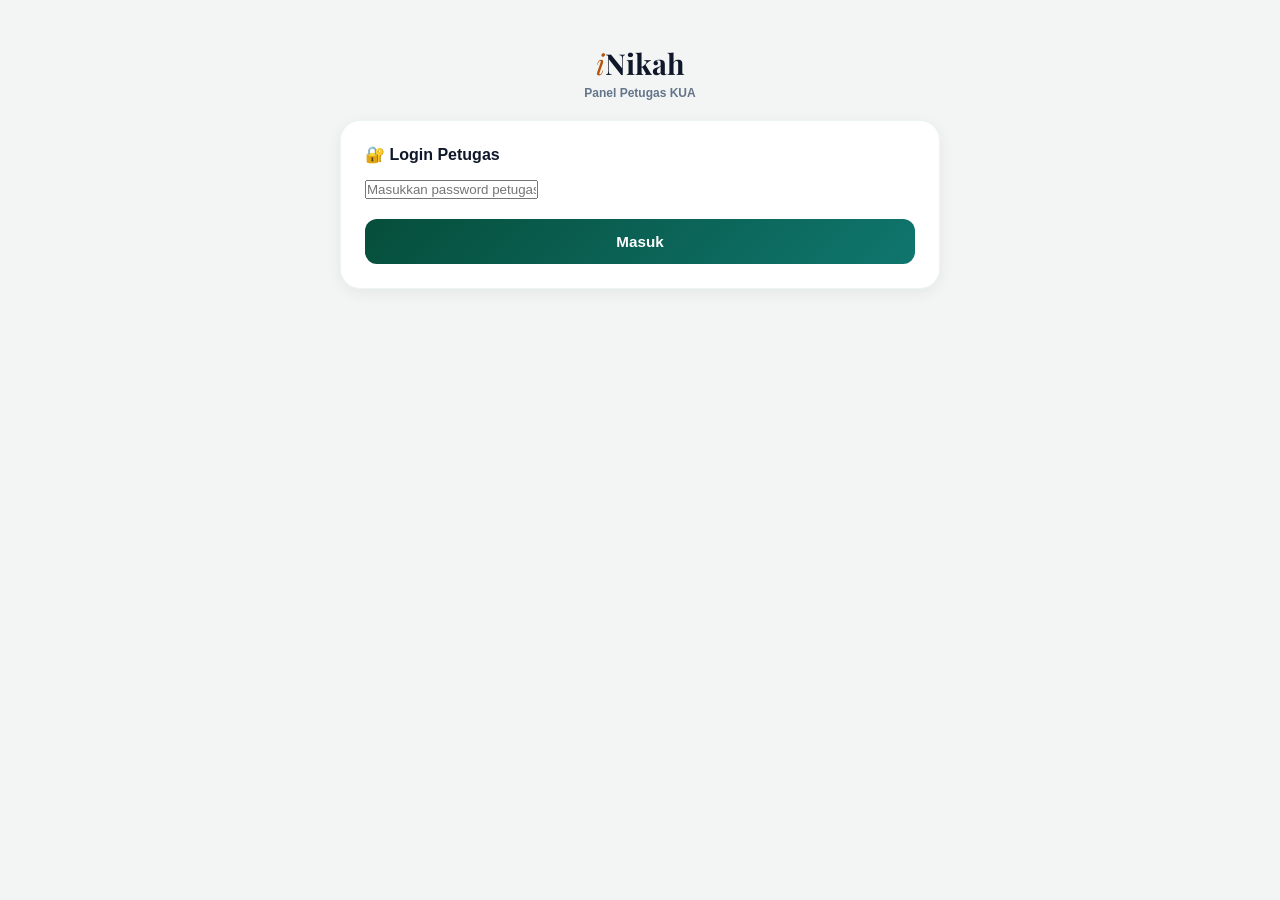
<file: petugas.html>
<!DOCTYPE html>
<html lang="id">
<head>
    <meta charset="UTF-8">
    <meta name="viewport" content="width=device-width, initial-scale=1.0">
    <title>Petugas KUA – iNikah</title>
    <link href="https://fonts.googleapis.com/icon?family=Material+Icons+Outlined" rel="stylesheet">
    <link href="https://fonts.googleapis.com/css2?family=Playfair+Display:ital,wght@0,700;1,400&display=swap" rel="stylesheet">
    <style>
        :root {
            --green-deep: #064e3b;
            --green-mid: #0f766e;
            --green-light: #14b8a6;
            --bg: #f2f5f3;
            --text: #0f172a;
            --muted: #64748b;
            --border: rgba(15, 118, 110, 0.08);
        }
        * { box-sizing: border-box; margin: 0; padding: 0; }
        body {
            font-family: -apple-system, BlinkMacSystemFont, "SF Pro Text", sans-serif;
            background: var(--bg); color: var(--text);
            padding: 20px; min-height: 100vh;
        }
        .admin-container { max-width: 600px; margin: 0 auto; }
        .admin-header { text-align: center; padding: 24px 0 20px; }
        .admin-logo { font-family: "Playfair Display", serif; font-size: 1.8rem; }
        .admin-logo .wi { font-style: italic; color: #b45309; }
        .admin-logo .wn { font-weight: 700; }
        .admin-sub { font-size: 0.75rem; color: var(--muted); margin-top: 4px; font-weight: 600; }
        .card {
            background: #fff; border-radius: 20px; padding: 24px;
            box-shadow: 0 4px 16px rgba(0,0,0,0.06); border: 1px solid var(--border);
            margin-bottom: 20px;
        }
        .card h3 { font-size: 1rem; font-weight: 700; margin-bottom: 6px; }
        .card .note {
            font-size: 0.72rem; color: #ef4444; font-weight: 600;
            margin-bottom: 16px; padding: 8px 12px; background: #fef2f2;
            border-radius: 8px; border: 1px solid #fecaca;
        }
        .form-group { margin-bottom: 12px; }
        .form-group label {
            display: block; font-size: 0.8rem; font-weight: 600;
            margin-bottom: 5px; color: var(--text);
        }
        .form-group input[type="text"],
        .form-group input[type="date"],
        .form-group input[type="file"] {
            width: 100%; padding: 12px 16px; border-radius: 12px;
            border: 1.5px solid var(--border); font-size: 0.9rem;
            outline: none; background: #fff;
        }
        .form-group input:focus {
            border-color: var(--green-mid);
            box-shadow: 0 0 0 3px rgba(15, 118, 110, 0.08);
        }
        .btn-submit {
            width: 100%; padding: 14px; border-radius: 12px; border: none;
            background: linear-gradient(135deg, var(--green-deep), var(--green-mid));
            color: #fff; font-size: 0.95rem; font-weight: 700; cursor: pointer;
            margin-top: 8px;
        }
        .btn-submit:disabled { opacity: 0.6; cursor: not-allowed; }
        .status-msg { font-size: 0.8rem; margin-top: 10px; display: none; }
        .data-list { margin-top: 12px; }
        .data-item {
            padding: 12px 14px; border-radius: 12px; background: var(--bg);
            margin-bottom: 8px; border: 1px solid var(--border);
        }
        .data-item .data-row {
            display: flex; justify-content: space-between; align-items: start;
        }
        .data-item p { font-size: 0.82rem; margin-bottom: 2px; }
        .data-item .label { color: var(--muted); font-size: 0.72rem; }
        .btn-hapus {
            background: #fee2e2; border: none; border-radius: 8px;
            padding: 6px 10px; cursor: pointer; color: #ef4444;
            font-size: 0.7rem; font-weight: 700; flex-shrink: 0;
        }
        .petugas-foto {
            width: 60px; height: 60px; border-radius: 10px;
            object-fit: cover; margin-right: 12px; border: 1px solid var(--border);
        }
        .accordion {
            background: #fff; border-radius: 20px;
            box-shadow: 0 4px 16px rgba(0,0,0,0.06); border: 1px solid var(--border);
            margin-bottom: 20px; overflow: hidden;
        }
        .accordion-header {
            display: flex; justify-content: space-between; align-items: center;
            padding: 18px 24px; cursor: pointer; user-select: none;
            transition: background 0.2s;
        }
        .accordion-header h3 { margin: 0; font-size: 1rem; font-weight: 700; }
        .accordion-header .arrow {
            font-size: 1.2rem; color: var(--muted); transition: transform 0.3s;
        }
        .accordion.open .accordion-header .arrow { transform: rotate(180deg); }
        .accordion-body {
            max-height: 0; overflow: hidden; transition: max-height 0.35s ease;
        }
        .accordion.open .accordion-body { max-height: 2000px; }
        .accordion-content { padding: 0 24px 24px; }

    </style>
</head>
<body>
    <!-- LOGIN SCREEN -->
    <div id="loginScreen" class="admin-container">
        <div class="admin-header">
            <div class="admin-logo"><span class="wi">i</span><span class="wn">Nikah</span></div>
            <p class="admin-sub">Panel Petugas KUA</p>
        </div>
        <div class="card">
            <h3>🔐 Login Petugas</h3>
            <div class="form-group" style="margin-top:16px;">
                <input type="password" id="petugasPass" placeholder="Masukkan password petugas..." onkeypress="if(event.key==='Enter')loginPetugas()">
            </div>
            <button onclick="loginPetugas()" class="btn-submit">Masuk</button>
            <p id="loginError" class="status-msg" style="color:#ef4444;">Password salah!</p>
        </div>
    </div>

    <!-- PANEL PETUGAS -->
    <div id="petugasPanel" class="admin-container" style="display:none;">
        <div class="admin-header">
            <div class="admin-logo"><span class="wi">i</span><span class="wn">Nikah</span></div>
            <p class="admin-sub">Panel Petugas KUA</p>
        </div>

        <!-- FORM 1: DATA AKAD NIKAH -->
        <div class="card">
            <h3>📋 Form Data Akad Nikah</h3>
            <div class="note">⚠️ FORMULIR INI HANYA BOLEH DIISI OLEH PETUGAS KUA KARANGDADAP</div>

            <div class="form-group">
                <label>Tanggal Akad</label>
                <input type="date" id="jadwalTanggal" required>
            </div>
            <div class="form-group">
                <label>Jam Akad</label>
                <input type="text" id="jadwalWaktu" placeholder="Contoh: 8.30" required>
            </div>
            <div class="form-group">
                <label>Nama Calon Pengantin Laki-Laki</label>
                <input type="text" id="jadwalPria" required>
            </div>
            <div class="form-group">
                <label>Nama Calon Pengantin Perempuan</label>
                <input type="text" id="jadwalWanita" required>
            </div>
            <div class="form-group">
                <label>Alamat Pelaksanaan Akad</label>
                <input type="text" id="jadwalDesa" required>
            </div>
            <button onclick="submitJadwal()" id="btnJadwal" class="btn-submit">Simpan Data Jadwal</button>
            <p id="jadwalStatus" class="status-msg"></p>
        </div>

        <!-- FORM 2: DATA PETUGAS -->
        <div class="card">
            <h3>👤 Data Petugas Akad Nikah</h3>
            <div class="note">⚠️ DATA INI DIISI KHUSUS OLEH PETUGAS KUA KARANGDADAP</div>

            <div class="form-group">
                <label>Nama Petugas</label>
                <input type="text" id="petugasNama" required>
            </div>
            <div class="form-group">
                <label>Tanggal</label>
                <input type="date" id="petugasTanggal" required>
            </div>
            <div class="form-group">
                <label>Jam Akad</label>
                <input type="text" id="petugasWaktu" placeholder="Contoh: 8.30" required>
            </div>
            <div class="form-group">
                <label>Nama Calon Pengantin Laki-Laki</label>
                <input type="text" id="petugasPria" required>
            </div>
            <div class="form-group">
                <label>Nama Calon Pengantin Perempuan</label>
                <input type="text" id="petugasWanita" required>
            </div>
            <div class="form-group">
                <label>Alamat / Desa</label>
                <input type="text" id="petugasDesa" placeholder="Contoh: Desa Karangdadap" required>
            </div>
            <div class="form-group">
                <label>Foto</label>
                <input type="file" id="petugasFoto" accept="image/*" required>
            </div>
            <button onclick="submitPetugas()" id="btnPetugas" class="btn-submit">Simpan Data Petugas</button>
            <p id="petugasStatus" class="status-msg"></p>
        </div>

        <!-- DAFTAR JADWAL -->
        <div class="accordion open" id="accJadwal">
            <div class="accordion-header" onclick="toggleAccordion('accJadwal')">
                <h3>📅 Daftar Jadwal Akad</h3>
                <span class="arrow">▾</span>
            </div>
            <div class="accordion-body">
                <div class="accordion-content">
                    <div id="jadwalList" class="data-list">
                        <p style="color:var(--muted);font-size:0.85rem;">Memuat...</p>
                    </div>
                </div>
            </div>
        </div>

        <!-- DAFTAR PETUGAS -->
        <div class="accordion open" id="accPetugas">
            <div class="accordion-header" onclick="toggleAccordion('accPetugas')">
                <h3>👥 Daftar Petugas Akad</h3>
                <span class="arrow">▾</span>
            </div>
            <div class="accordion-body">
                <div class="accordion-content">
                    <div id="petugasList" class="data-list">
                        <p style="color:var(--muted);font-size:0.85rem;">Memuat...</p>
                    </div>
                </div>
            </div>
        </div>

        <!-- FORM PONDASI SAKINAH -->
        <div class="card">
            <h3>💍 Pondasi Sakinah</h3>
            <div class="note">⚠️ DATA INI DIISI KHUSUS OLEH PETUGAS KUA KARANGDADAP</div>

            <div class="form-group">
                <label>Nama Calon Pengantin Laki-Laki</label>
                <input type="text" id="pondasiPria" required>
            </div>
            <div class="form-group">
                <label>Nama Calon Pengantin Perempuan</label>
                <input type="text" id="pondasiWanita" required>
            </div>
            <div class="form-group">
                <label>Alamat</label>
                <input type="text" id="pondasiAlamat" placeholder="Contoh: Desa Karangdadap" required>
            </div>
            <div class="form-group">
                <label>Foto</label>
                <input type="file" id="pondasiFoto" accept="image/*" required>
            </div>
            <button onclick="submitPondasi()" id="btnPondasi" class="btn-submit">Simpan Data</button>
            <p id="pondasiStatus" class="status-msg"></p>
        </div>

        <!-- DAFTAR PONDASI SAKINAH -->
        <div class="accordion open" id="accPondasi">
            <div class="accordion-header" onclick="toggleAccordion('accPondasi')">
                <h3>📋 Daftar Pondasi Sakinah</h3>
                <span class="arrow">▾</span>
            </div>
            <div class="accordion-body">
                <div class="accordion-content">
                    <div id="pondasiList" class="data-list">
                        <p style="color:var(--muted);font-size:0.85rem;">Memuat...</p>
                    </div>
                </div>
            </div>
        </div>

        <p style="text-align:center;margin-top:20px;font-size:0.75rem;color:var(--muted);">
            <a href="index.html" style="color:var(--green-mid);text-decoration:none;font-weight:600;">← Kembali ke Beranda</a>
        </p>
    </div>

    <script>
        const API_URL = 'api/jadwal-api.php';
        let AUTH_TOKEN = '';

        function loginPetugas() {
            const pass = document.getElementById('petugasPass').value;
            fetch('api/auth.php', {
                method: 'POST',
                headers: { 'Content-Type': 'application/json' },
                body: JSON.stringify({ password: pass, role: 'petugas' })
            })
            .then(r => r.json())
            .then(res => {
                if (res.success) {
                    AUTH_TOKEN = res.token;
                    document.getElementById('loginScreen').style.display = 'none';
                    document.getElementById('petugasPanel').style.display = 'block';
                    loadJadwal();
                    loadPetugas();
                    loadPondasi();
                } else {
                    document.getElementById('loginError').style.display = 'block';
                }
            })
            .catch(() => {
                document.getElementById('loginError').style.display = 'block';
            });
        }

        // ===== JADWAL =====
        function submitJadwal() {
            const tanggal = document.getElementById('jadwalTanggal').value;
            const waktu = document.getElementById('jadwalWaktu').value.trim();
            const pria = document.getElementById('jadwalPria').value.trim();
            const wanita = document.getElementById('jadwalWanita').value.trim();
            const desa = document.getElementById('jadwalDesa').value.trim();
            const status = document.getElementById('jadwalStatus');
            const btn = document.getElementById('btnJadwal');

            if (!tanggal || !waktu || !pria || !wanita || !desa) {
                status.textContent = 'Semua field wajib diisi!';
                status.style.color = '#ef4444';
                status.style.display = 'block';
                return;
            }

            btn.textContent = 'Menyimpan...';
            btn.disabled = true;

            fetch(API_URL + '?action=addJadwal&token=' + encodeURIComponent(AUTH_TOKEN), {
                method: 'POST',
                headers: { 'Content-Type': 'application/json' },
                body: JSON.stringify({
                    tanggal_akad: tanggal,
                    waktu: waktu,
                    nama_pria: pria,
                    nama_wanita: wanita,
                    desa: desa
                })
            })
            .then(r => r.json())
            .then(res => {
                if (res.success) {
                    status.textContent = 'Data jadwal berhasil disimpan!';
                    status.style.color = '#059669';
                    document.getElementById('jadwalTanggal').value = '';
                    document.getElementById('jadwalWaktu').value = '';
                    document.getElementById('jadwalPria').value = '';
                    document.getElementById('jadwalWanita').value = '';
                    document.getElementById('jadwalDesa').value = '';
                    loadJadwal();
                } else {
                    status.textContent = res.error || 'Gagal menyimpan.';
                    status.style.color = '#ef4444';
                }
                status.style.display = 'block';
                btn.textContent = 'Simpan Data Jadwal';
                btn.disabled = false;
            })
            .catch(() => {
                status.textContent = 'Gagal menyimpan. Periksa koneksi.';
                status.style.color = '#ef4444';
                status.style.display = 'block';
                btn.textContent = 'Simpan Data Jadwal';
                btn.disabled = false;
            });
        }

        function loadJadwal() {
            fetch(API_URL + '?action=getJadwal')
                .then(r => r.json())
                .then(data => {
                    const container = document.getElementById('jadwalList');
                    if (!data || data.length === 0) {
                        container.innerHTML = '<p style="color:var(--muted);font-size:0.85rem;">Belum ada data jadwal.</p>';
                        return;
                    }
                    let html = '';
                    data.forEach(item => {
                        html += '<div class="data-item"><div class="data-row"><div>';
                        html += '<p style="font-weight:700;">' + escapeHtml(item.nama_pria) + ' & ' + escapeHtml(item.nama_wanita) + '</p>';
                        html += '<p class="label">📅 ' + escapeHtml(item.tanggal_akad) + ' · ⏰ ' + escapeHtml(item.waktu) + '</p>';
                        html += '<p class="label">📍 ' + escapeHtml(item.desa) + '</p>';
                        html += '</div>';
                        html += '<button onclick="hapusJadwal(' + item.id + ')" class="btn-hapus">Hapus</button>';
                        html += '</div></div>';
                    });
                    container.innerHTML = html;
                })
                .catch(() => {
                    document.getElementById('jadwalList').innerHTML = '<p style="color:#ef4444;font-size:0.85rem;">Gagal memuat data.</p>';
                });
        }

        function hapusJadwal(id) {
            if (!confirm('Hapus data jadwal ini?')) return;
            fetch(API_URL + '?action=deleteJadwal&id=' + id + '&token=' + encodeURIComponent(AUTH_TOKEN))
                .then(r => r.json())
                .then(() => loadJadwal())
                .catch(() => alert('Gagal menghapus.'));
        }

        // ===== PETUGAS =====
        function submitPetugas() {
            const nama = document.getElementById('petugasNama').value.trim();
            const tanggal = document.getElementById('petugasTanggal').value;
            const waktu = document.getElementById('petugasWaktu').value.trim();
            const pria = document.getElementById('petugasPria').value.trim();
            const wanita = document.getElementById('petugasWanita').value.trim();
            const desa = document.getElementById('petugasDesa').value.trim();
            const foto = document.getElementById('petugasFoto').files[0];
            const status = document.getElementById('petugasStatus');
            const btn = document.getElementById('btnPetugas');

            if (!nama || !tanggal || !waktu || !pria || !wanita || !foto) {
                status.textContent = 'Semua field wajib diisi termasuk foto!';
                status.style.color = '#ef4444';
                status.style.display = 'block';
                return;
            }

            btn.textContent = 'Menyimpan...';
            btn.disabled = true;

            const formData = new FormData();
            formData.append('nama_petugas', nama);
            formData.append('tanggal', tanggal);
            formData.append('waktu', waktu);
            formData.append('nama_pria', pria);
            formData.append('nama_wanita', wanita);
            formData.append('desa', desa);
            formData.append('foto', foto);

            fetch(API_URL + '?action=addPetugas&token=' + encodeURIComponent(AUTH_TOKEN), {
                method: 'POST',
                body: formData
            })
            .then(r => r.json())
            .then(res => {
                if (res.success) {
                    status.textContent = 'Data petugas berhasil disimpan!';
                    status.style.color = '#059669';
                    document.getElementById('petugasNama').value = '';
                    document.getElementById('petugasTanggal').value = '';
                    document.getElementById('petugasWaktu').value = '';
                    document.getElementById('petugasPria').value = '';
                    document.getElementById('petugasWanita').value = '';
                    document.getElementById('petugasDesa').value = '';
                    document.getElementById('petugasFoto').value = '';
                    loadPetugas();
                } else {
                    status.textContent = res.error || 'Gagal menyimpan.';
                    status.style.color = '#ef4444';
                }
                status.style.display = 'block';
                btn.textContent = 'Simpan Data Petugas';
                btn.disabled = false;
            })
            .catch(() => {
                status.textContent = 'Gagal menyimpan. Periksa koneksi.';
                status.style.color = '#ef4444';
                status.style.display = 'block';
                btn.textContent = 'Simpan Data Petugas';
                btn.disabled = false;
            });
        }

        function loadPetugas() {
            fetch(API_URL + '?action=getPetugas')
                .then(r => r.json())
                .then(data => {
                    const container = document.getElementById('petugasList');
                    if (!data || data.length === 0) {
                        container.innerHTML = '<p style="color:var(--muted);font-size:0.85rem;">Belum ada data petugas.</p>';
                        return;
                    }
                    let html = '';
                    data.forEach(item => {
                        html += '<div class="data-item"><div class="data-row">';
                        if (item.foto) {
                            html += '<img src="' + escapeHtml(item.foto) + '" class="petugas-foto" alt="Foto Petugas">';
                        }
                        html += '<div style="flex:1;">';
                        html += '<p style="font-weight:700;">' + escapeHtml(item.nama_petugas) + '</p>';
                        html += '<p class="label">📅 ' + escapeHtml(item.tanggal) + ' · ⏰ ' + escapeHtml(item.waktu) + '</p>';
                        html += '<p class="label">👤 ' + escapeHtml(item.nama_pria) + ' & ' + escapeHtml(item.nama_wanita) + '</p>';
                        html += '</div>';
                        html += '<button onclick="hapusPetugas(' + item.id + ')" class="btn-hapus">Hapus</button>';
                        html += '</div></div>';
                    });
                    container.innerHTML = html;
                })
                .catch(() => {
                    document.getElementById('petugasList').innerHTML = '<p style="color:#ef4444;font-size:0.85rem;">Gagal memuat data.</p>';
                });
        }

        function hapusPetugas(id) {
            if (!confirm('Hapus data petugas ini?')) return;
            fetch(API_URL + '?action=deletePetugas&id=' + id + '&token=' + encodeURIComponent(AUTH_TOKEN))
                .then(r => r.json())
                .then(() => loadPetugas())
                .catch(() => alert('Gagal menghapus.'));
        }

        function escapeHtml(text) {
            const div = document.createElement('div');
            div.textContent = text || '';
            return div.innerHTML;
        }

        // ===== PONDASI SAKINAH =====
        function submitPondasi() {
            var pria = document.getElementById('pondasiPria').value.trim();
            var wanita = document.getElementById('pondasiWanita').value.trim();
            var alamat = document.getElementById('pondasiAlamat').value.trim();
            var foto = document.getElementById('pondasiFoto').files[0];
            var status = document.getElementById('pondasiStatus');
            var btn = document.getElementById('btnPondasi');

            if (!pria || !wanita || !alamat || !foto) {
                status.textContent = 'Semua field wajib diisi termasuk foto!';
                status.style.color = '#ef4444';
                status.style.display = 'block';
                return;
            }

            btn.textContent = 'Menyimpan...';
            btn.disabled = true;

            var formData = new FormData();
            formData.append('nama_pria', pria);
            formData.append('nama_wanita', wanita);
            formData.append('alamat', alamat);
            formData.append('foto', foto);

            fetch(API_URL + '?action=addPondasi&token=' + encodeURIComponent(AUTH_TOKEN), {
                method: 'POST',
                body: formData
            })
            .then(function(r) { return r.json(); })
            .then(function(res) {
                if (res.success) {
                    status.textContent = 'Data Pondasi Sakinah berhasil disimpan!';
                    status.style.color = '#059669';
                    document.getElementById('pondasiPria').value = '';
                    document.getElementById('pondasiWanita').value = '';
                    document.getElementById('pondasiAlamat').value = '';
                    document.getElementById('pondasiFoto').value = '';
                    loadPondasi();
                } else {
                    status.textContent = res.error || 'Gagal menyimpan.';
                    status.style.color = '#ef4444';
                }
                status.style.display = 'block';
                btn.textContent = 'Simpan Data';
                btn.disabled = false;
            })
            .catch(function() {
                status.textContent = 'Gagal menyimpan. Periksa koneksi.';
                status.style.color = '#ef4444';
                status.style.display = 'block';
                btn.textContent = 'Simpan Data';
                btn.disabled = false;
            });
        }

        function loadPondasi() {
            fetch(API_URL + '?action=getPondasi')
                .then(function(r) { return r.json(); })
                .then(function(data) {
                    var container = document.getElementById('pondasiList');
                    if (!data || data.length === 0) {
                        container.innerHTML = '<p style="color:var(--muted);font-size:0.85rem;">Belum ada data Pondasi Sakinah.</p>';
                        return;
                    }
                    var html = '';
                    data.forEach(function(item) {
                        html += '<div class="data-item"><div class="data-row">';
                        if (item.foto) {
                            html += '<img src="' + escapeHtml(item.foto) + '" class="petugas-foto" alt="Foto">';
                        }
                        html += '<div style="flex:1;">';
                        html += '<p style="font-weight:700;">' + escapeHtml(item.nama_pria) + ' & ' + escapeHtml(item.nama_wanita) + '</p>';
                        html += '<p class="label">📍 ' + escapeHtml(item.alamat) + '</p>';
                        html += '</div>';
                        html += '<button onclick="hapusPondasi(' + item.id + ')" class="btn-hapus">Hapus</button>';
                        html += '</div></div>';
                    });
                    container.innerHTML = html;
                })
                .catch(function() {
                    document.getElementById('pondasiList').innerHTML = '<p style="color:#ef4444;font-size:0.85rem;">Gagal memuat data.</p>';
                });
        }

        function hapusPondasi(id) {
            if (!confirm('Hapus data Pondasi Sakinah ini?')) return;
            fetch(API_URL + '?action=deletePondasi&id=' + id + '&token=' + encodeURIComponent(AUTH_TOKEN))
                .then(function(r) { return r.json(); })
                .then(function() { loadPondasi(); })
                .catch(function() { alert('Gagal menghapus.'); });
        }

        // ===== ACCORDION =====
        function toggleAccordion(id) {
            document.getElementById(id).classList.toggle('open');
        }
    </script>
</body>
</html>
</file>
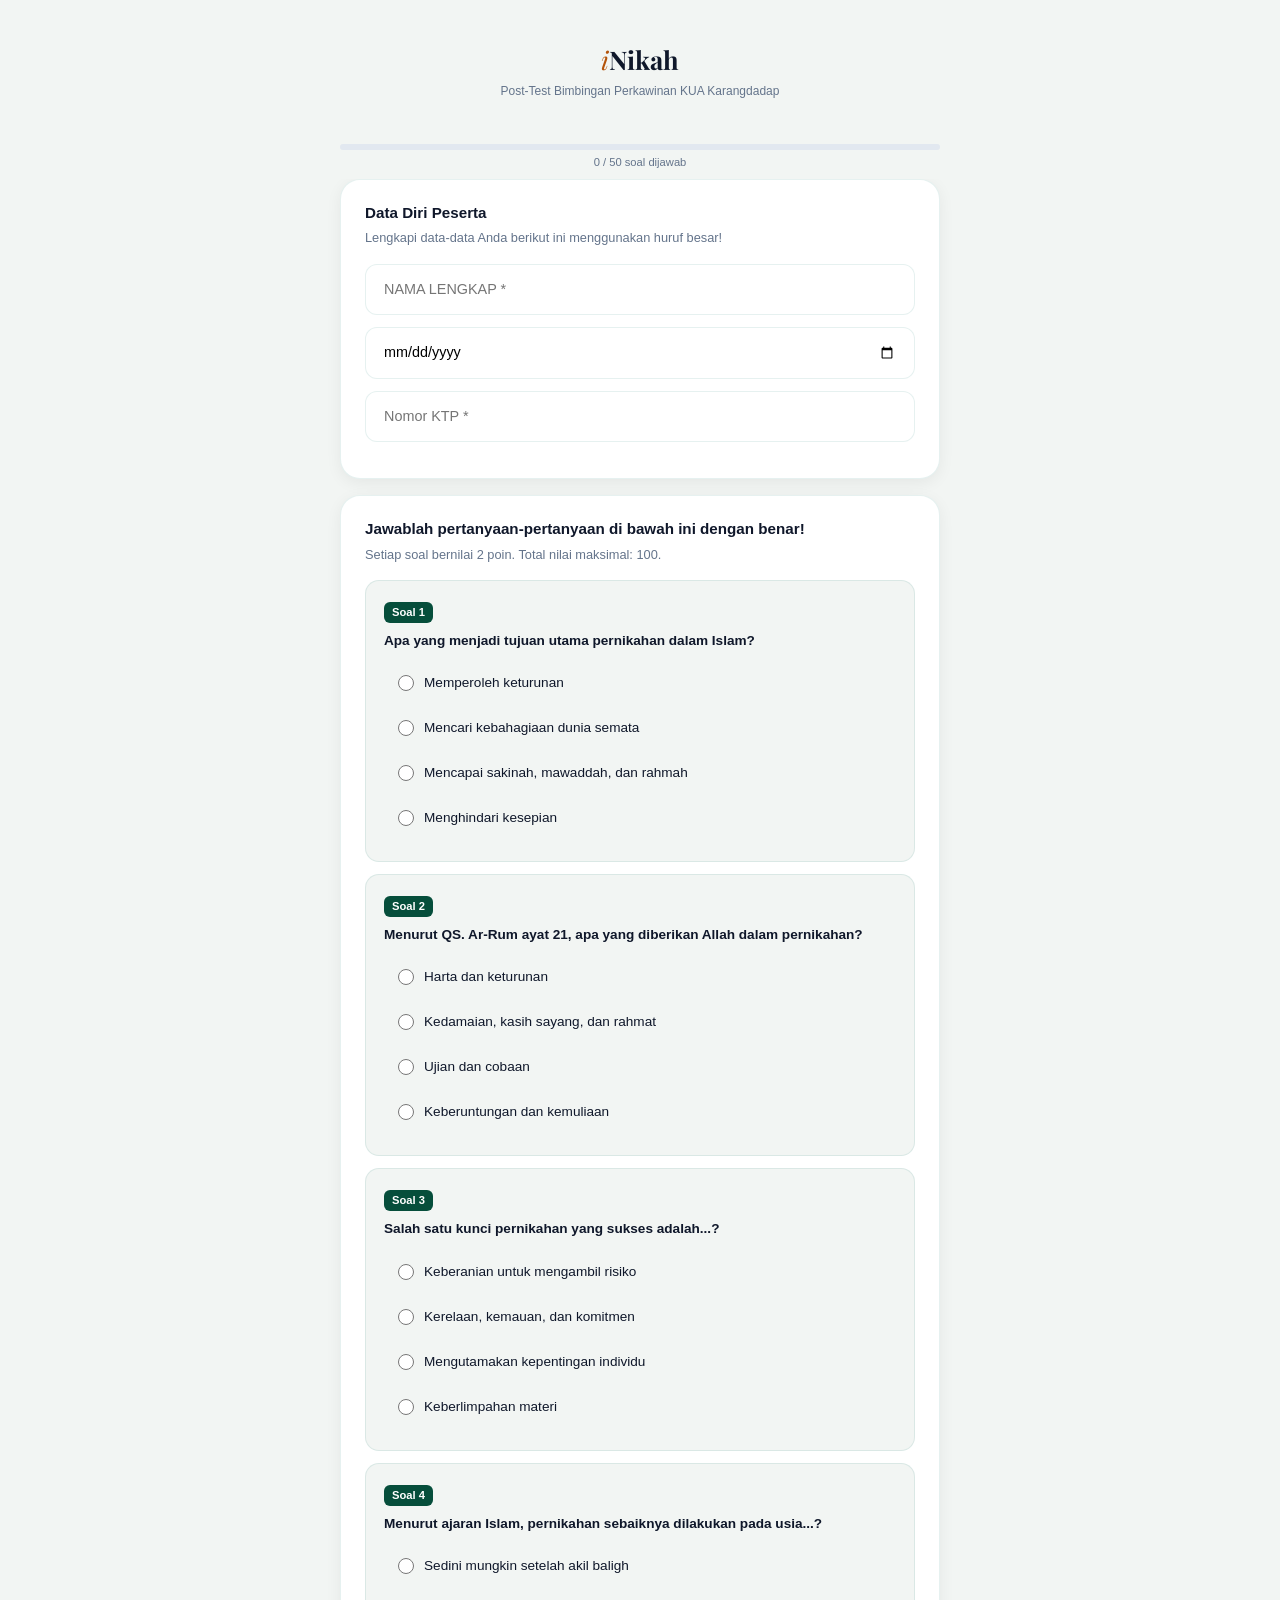
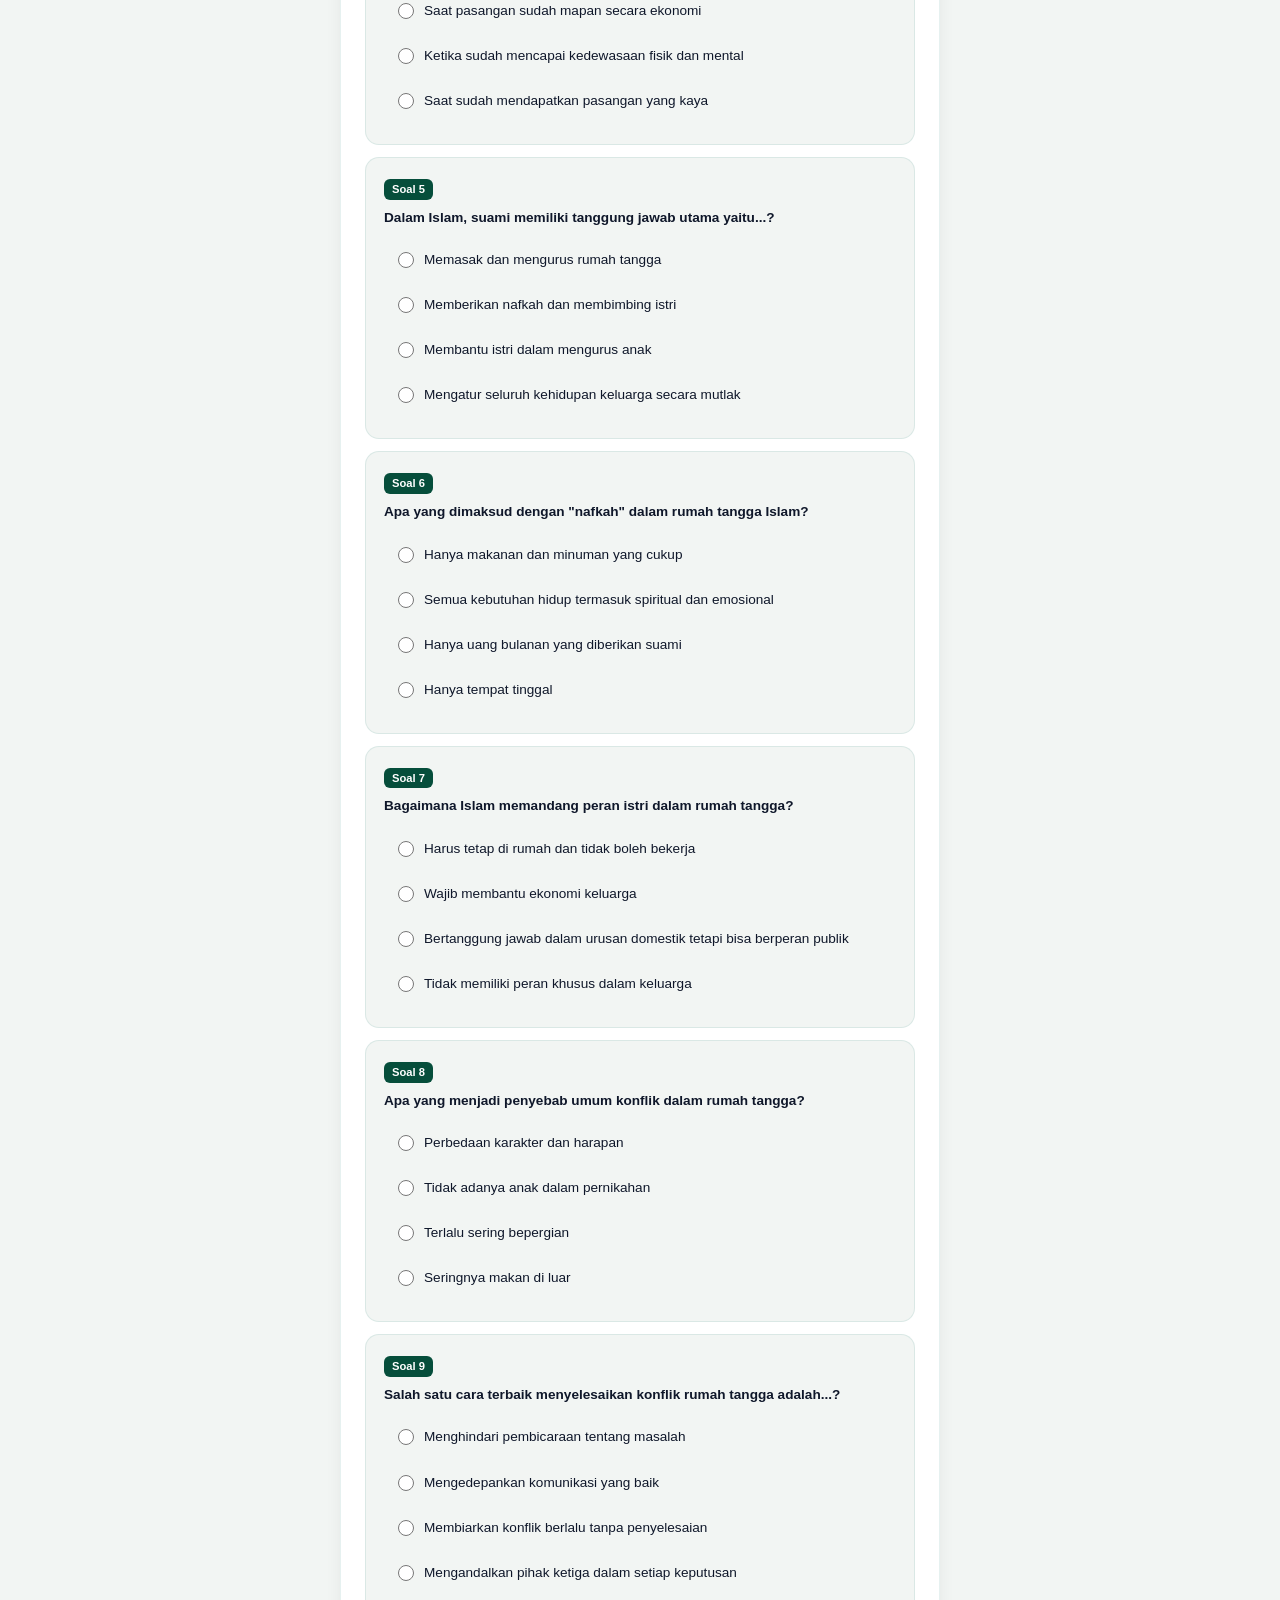
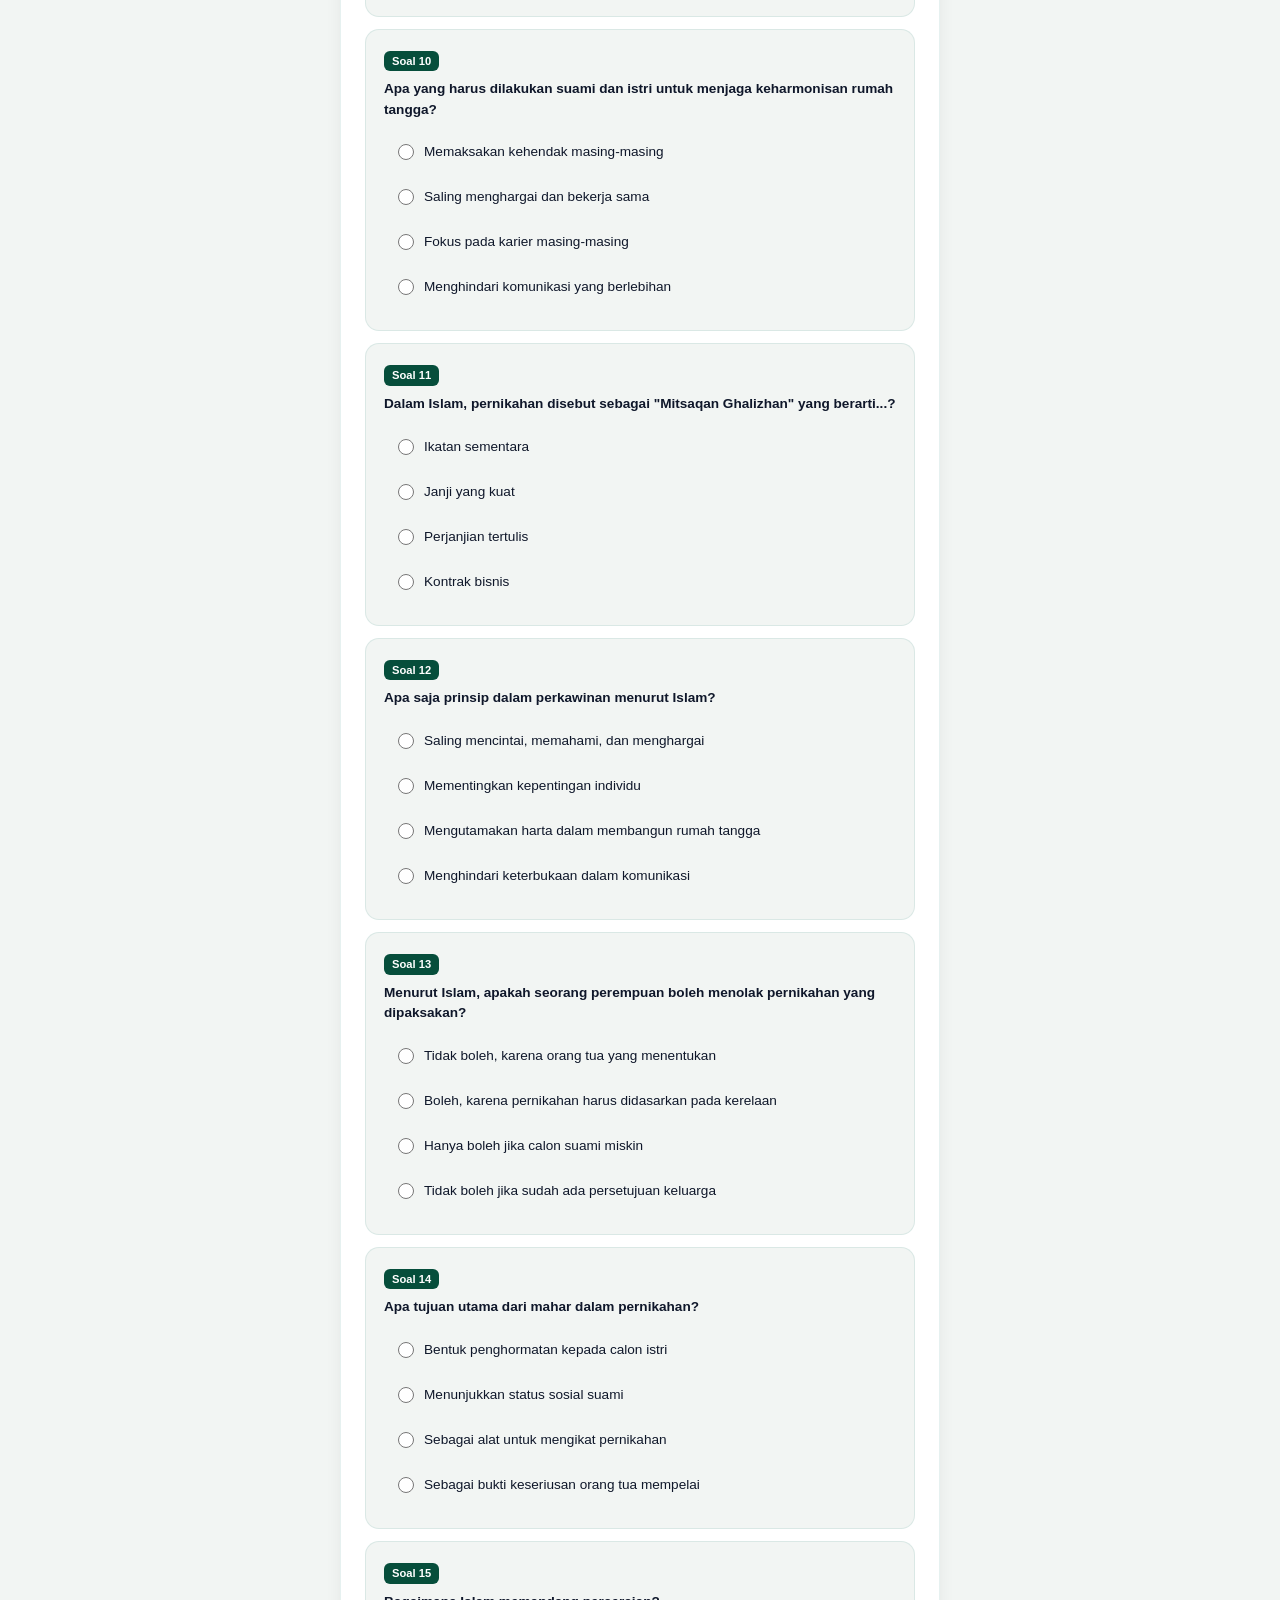
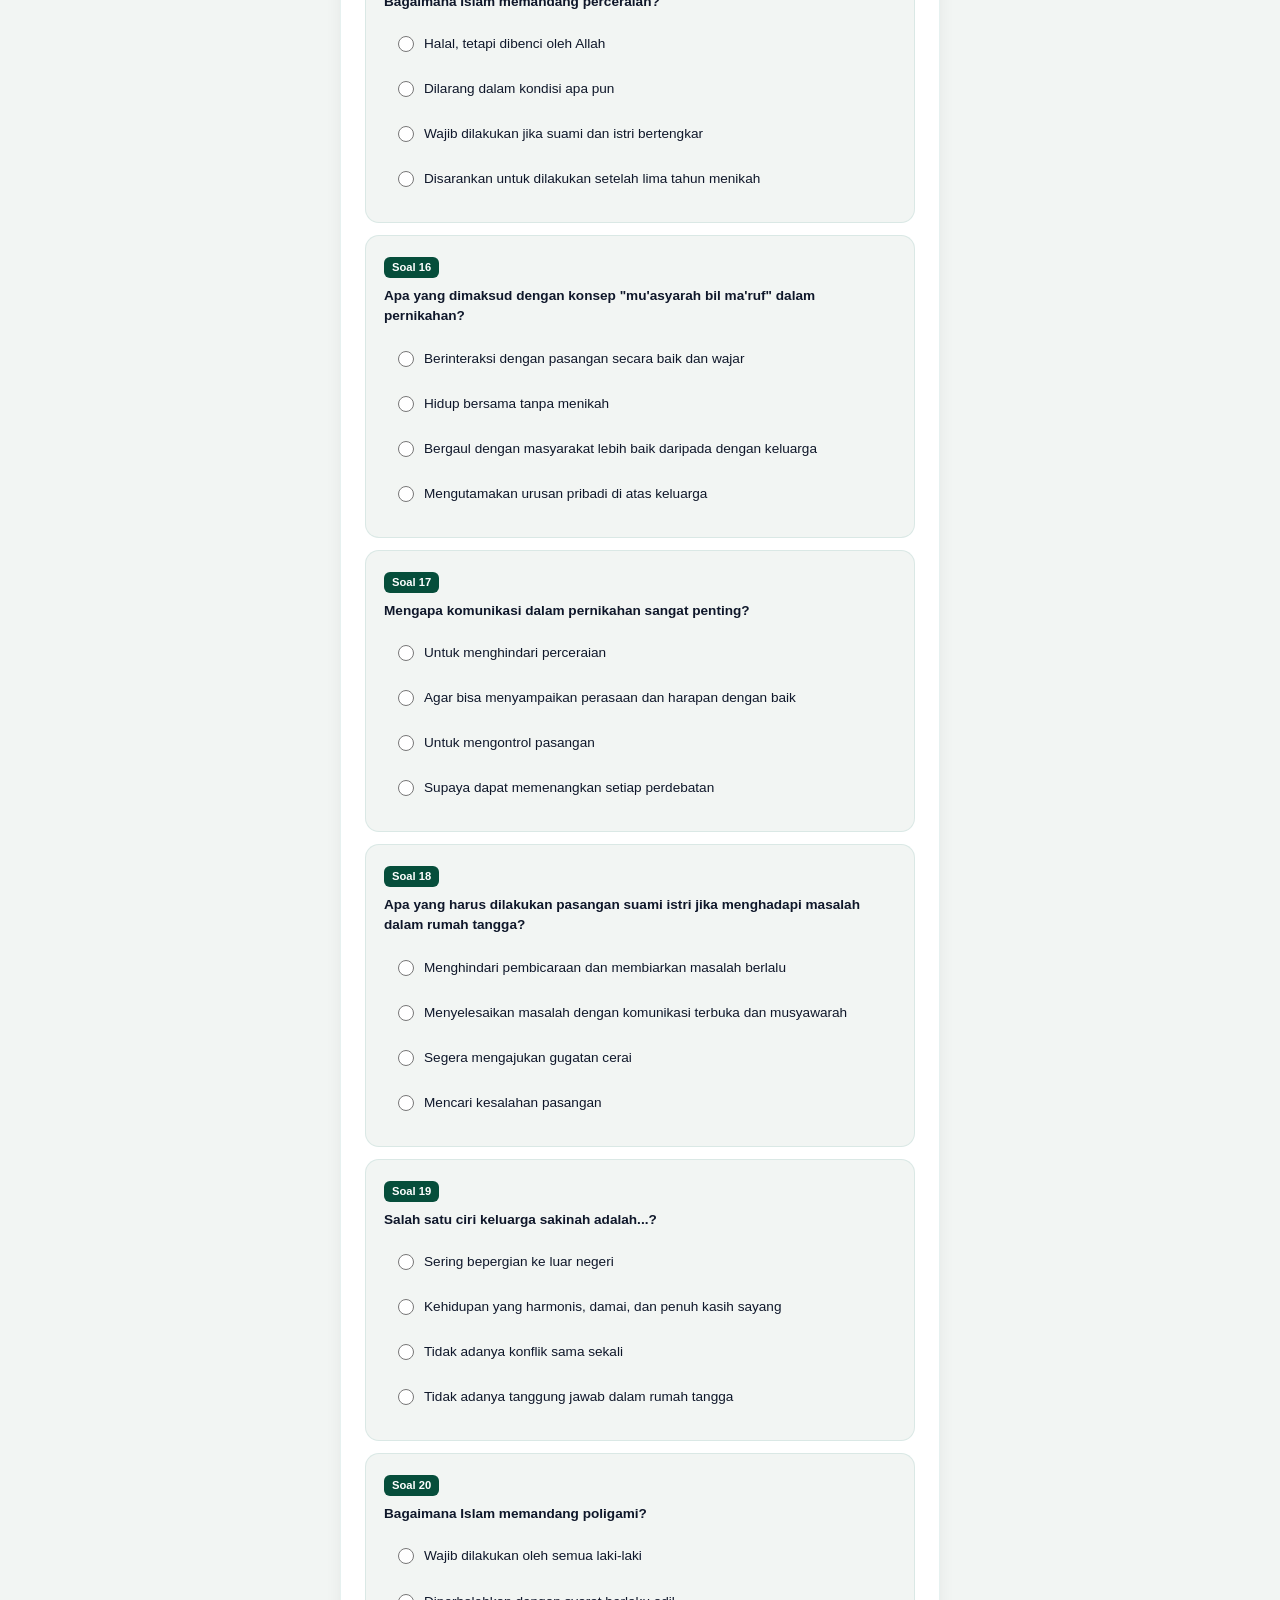
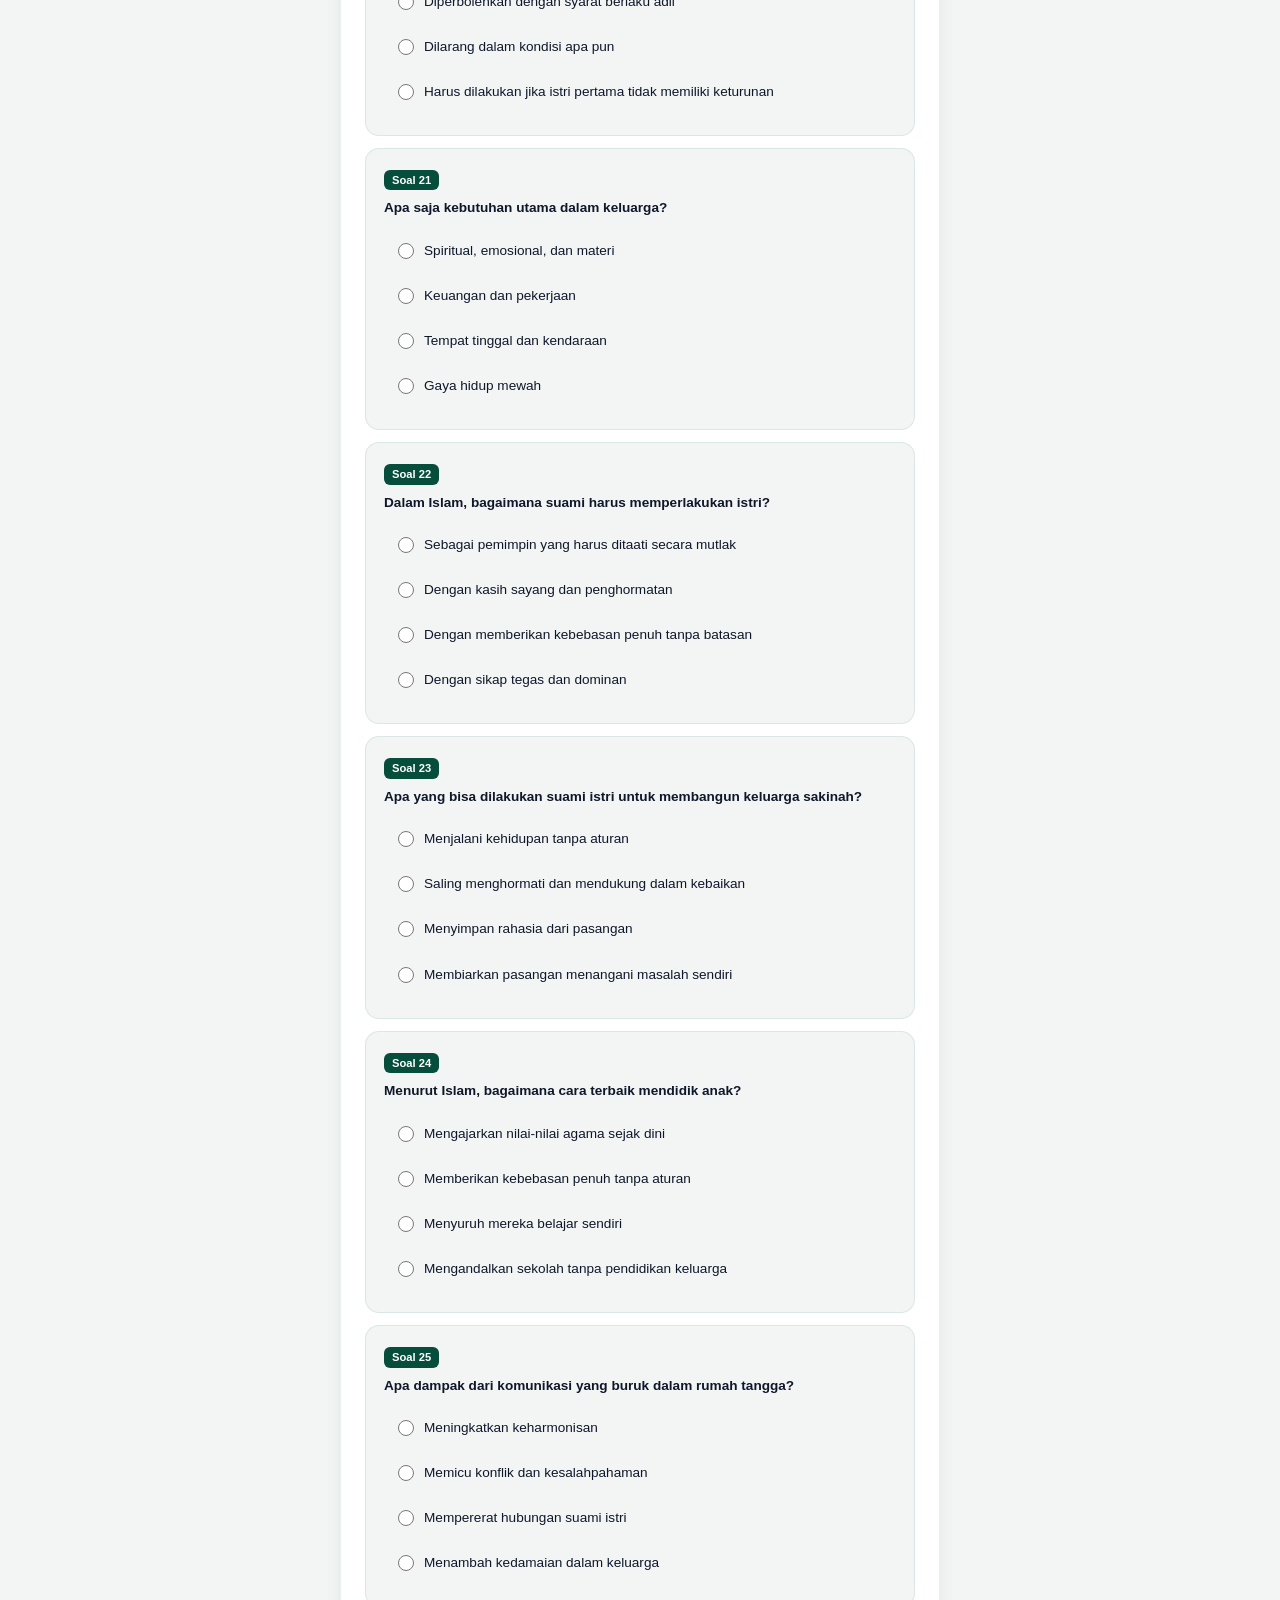
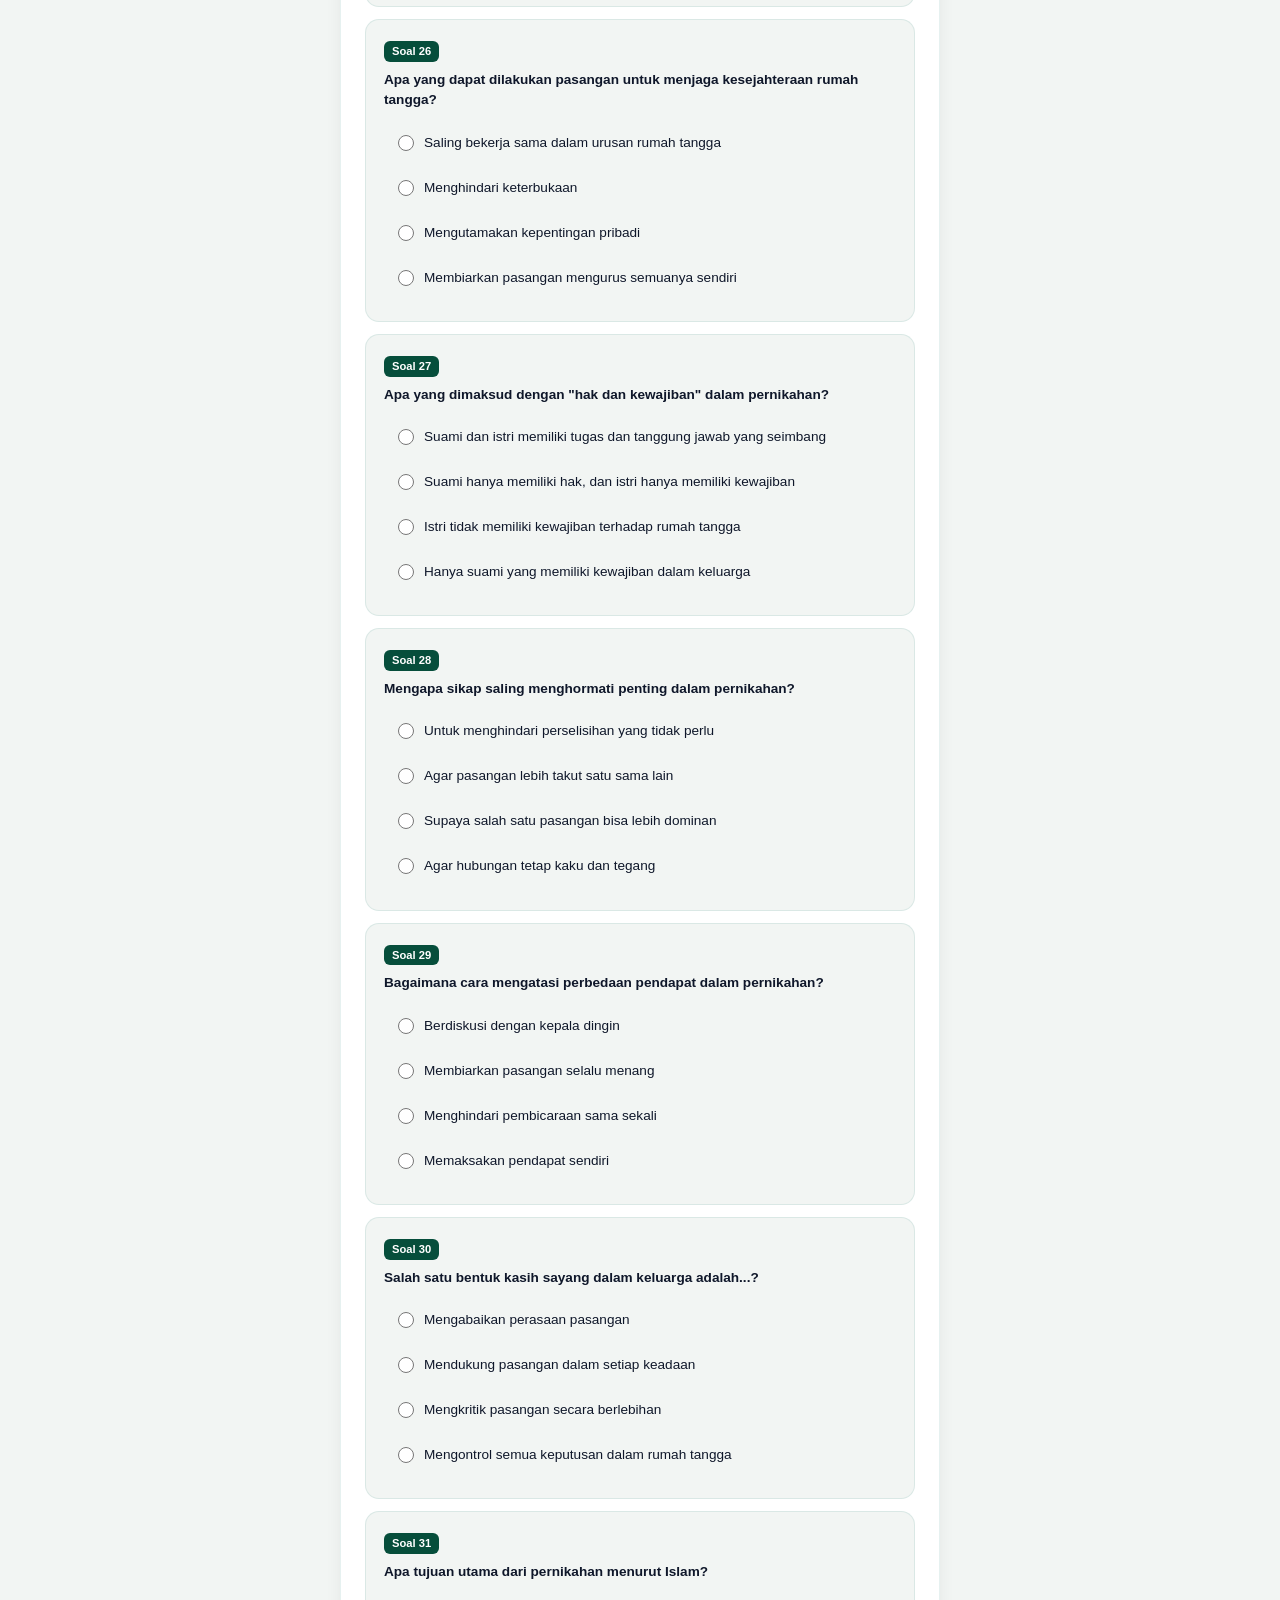
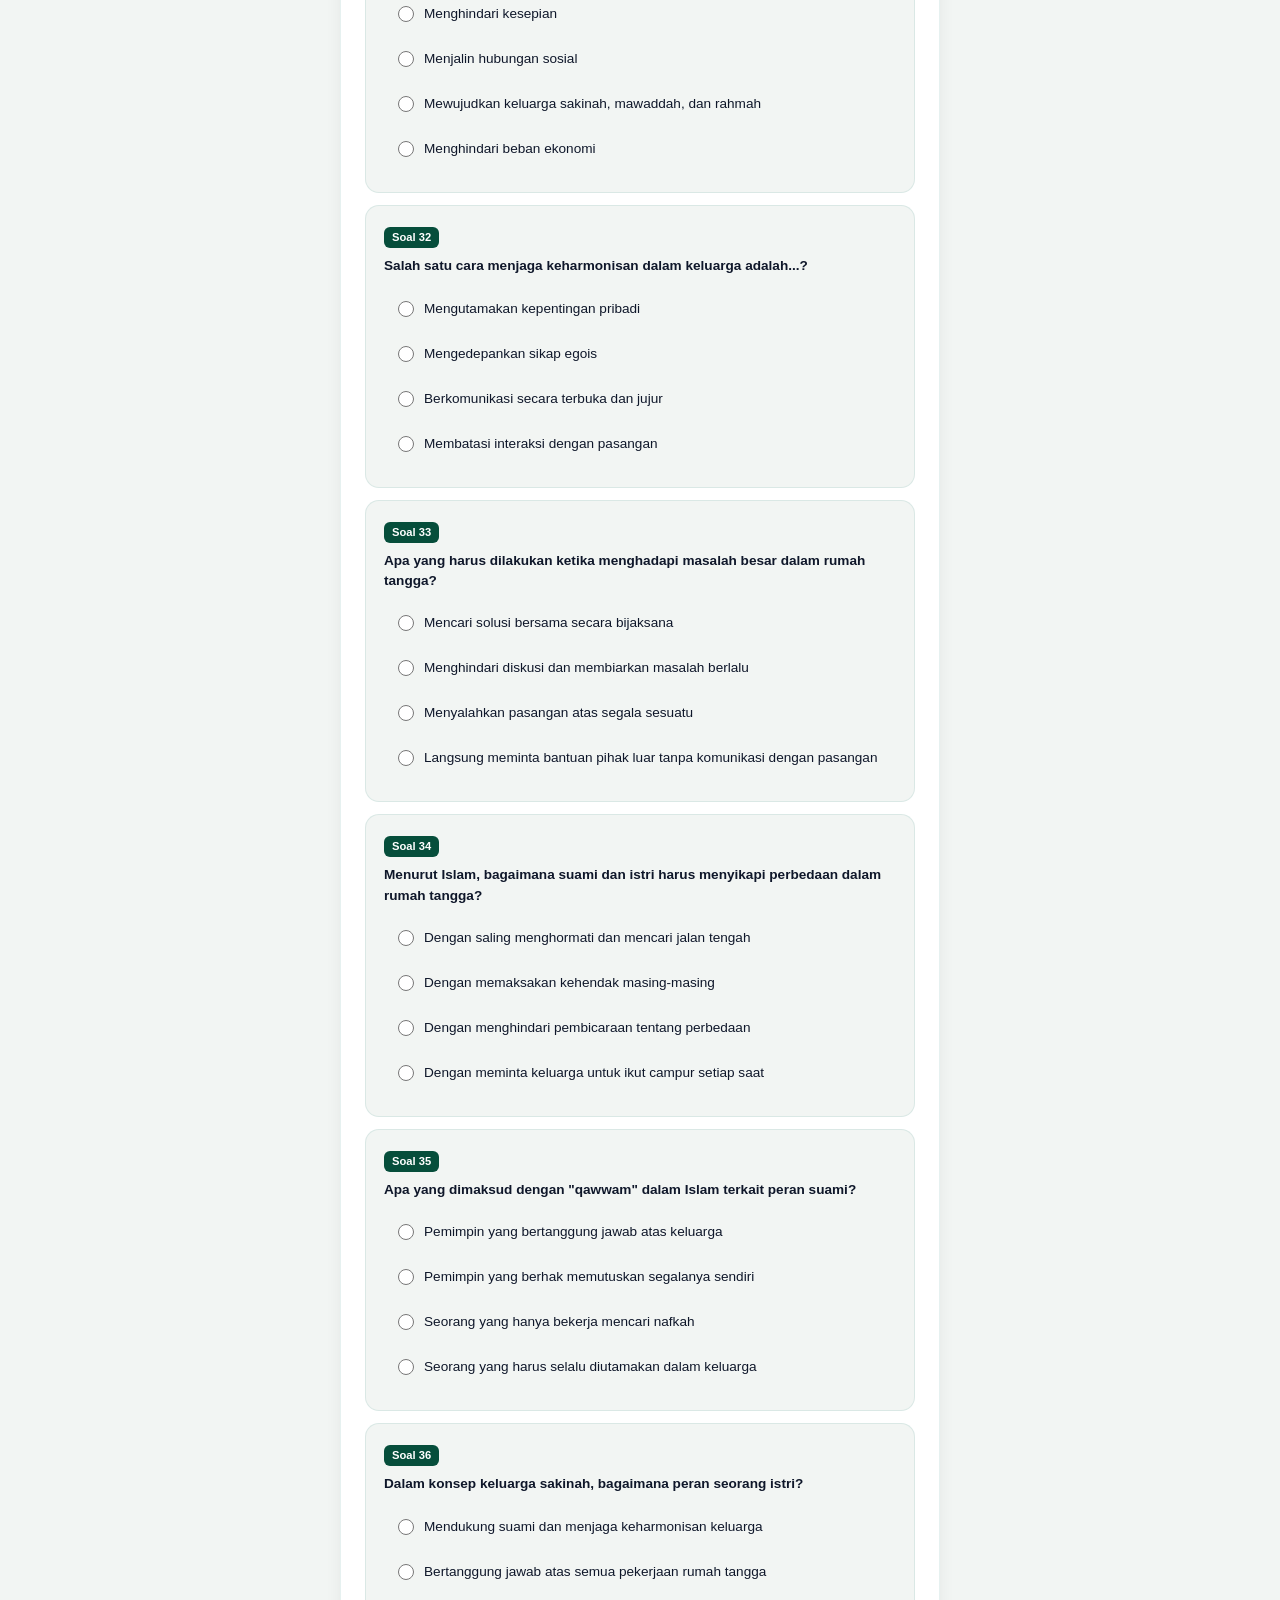
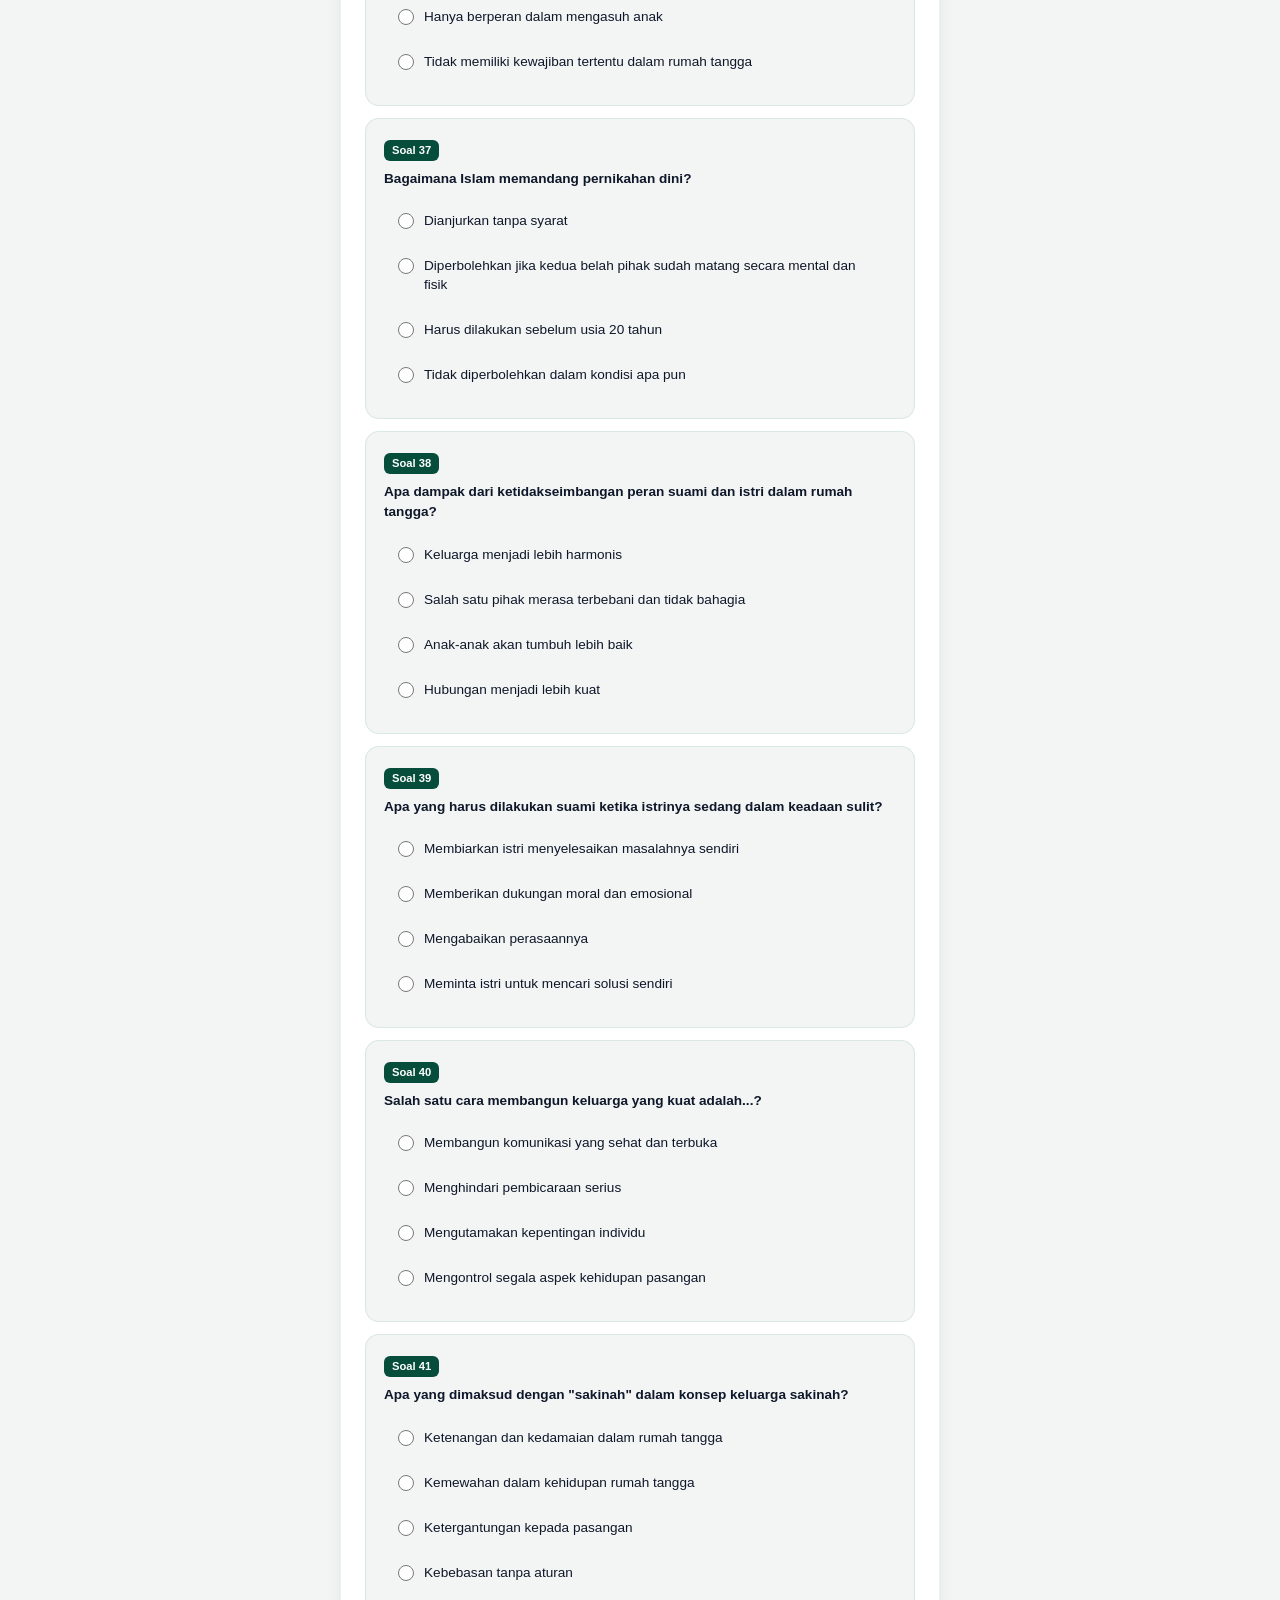
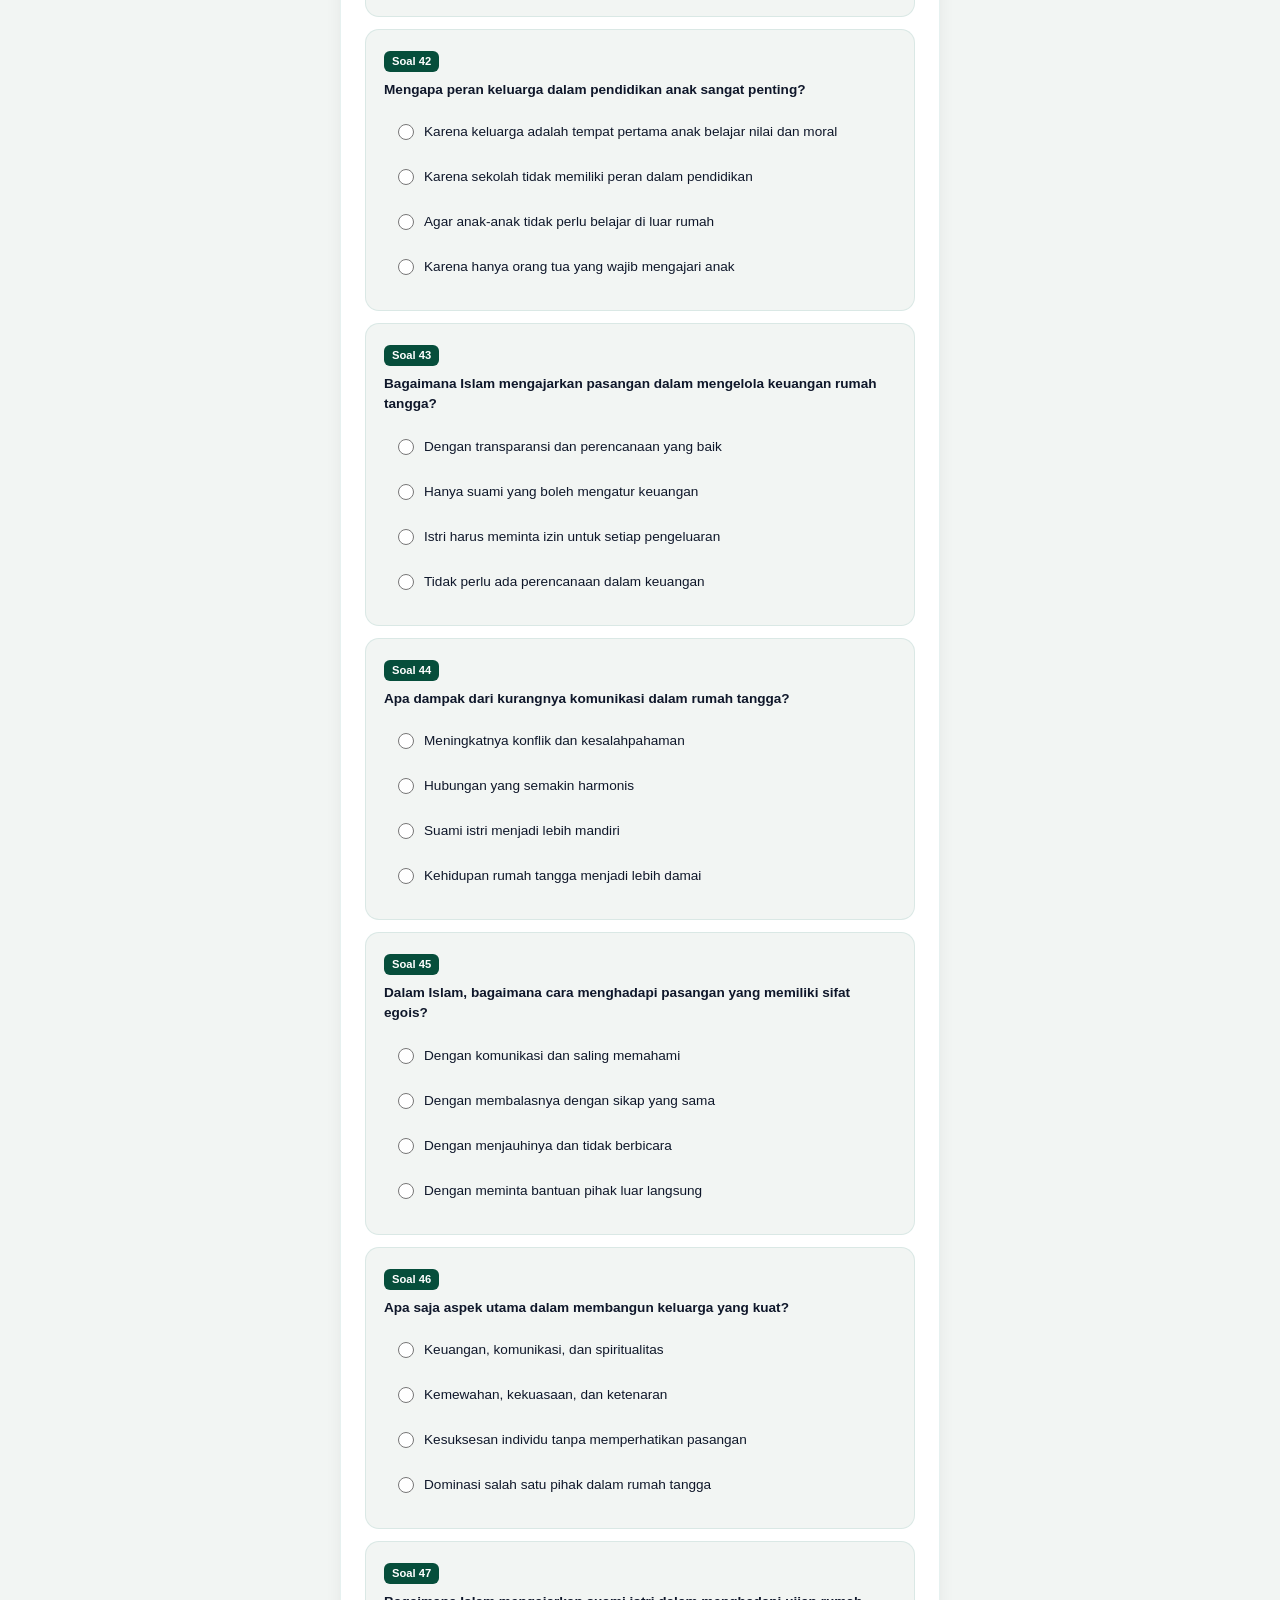
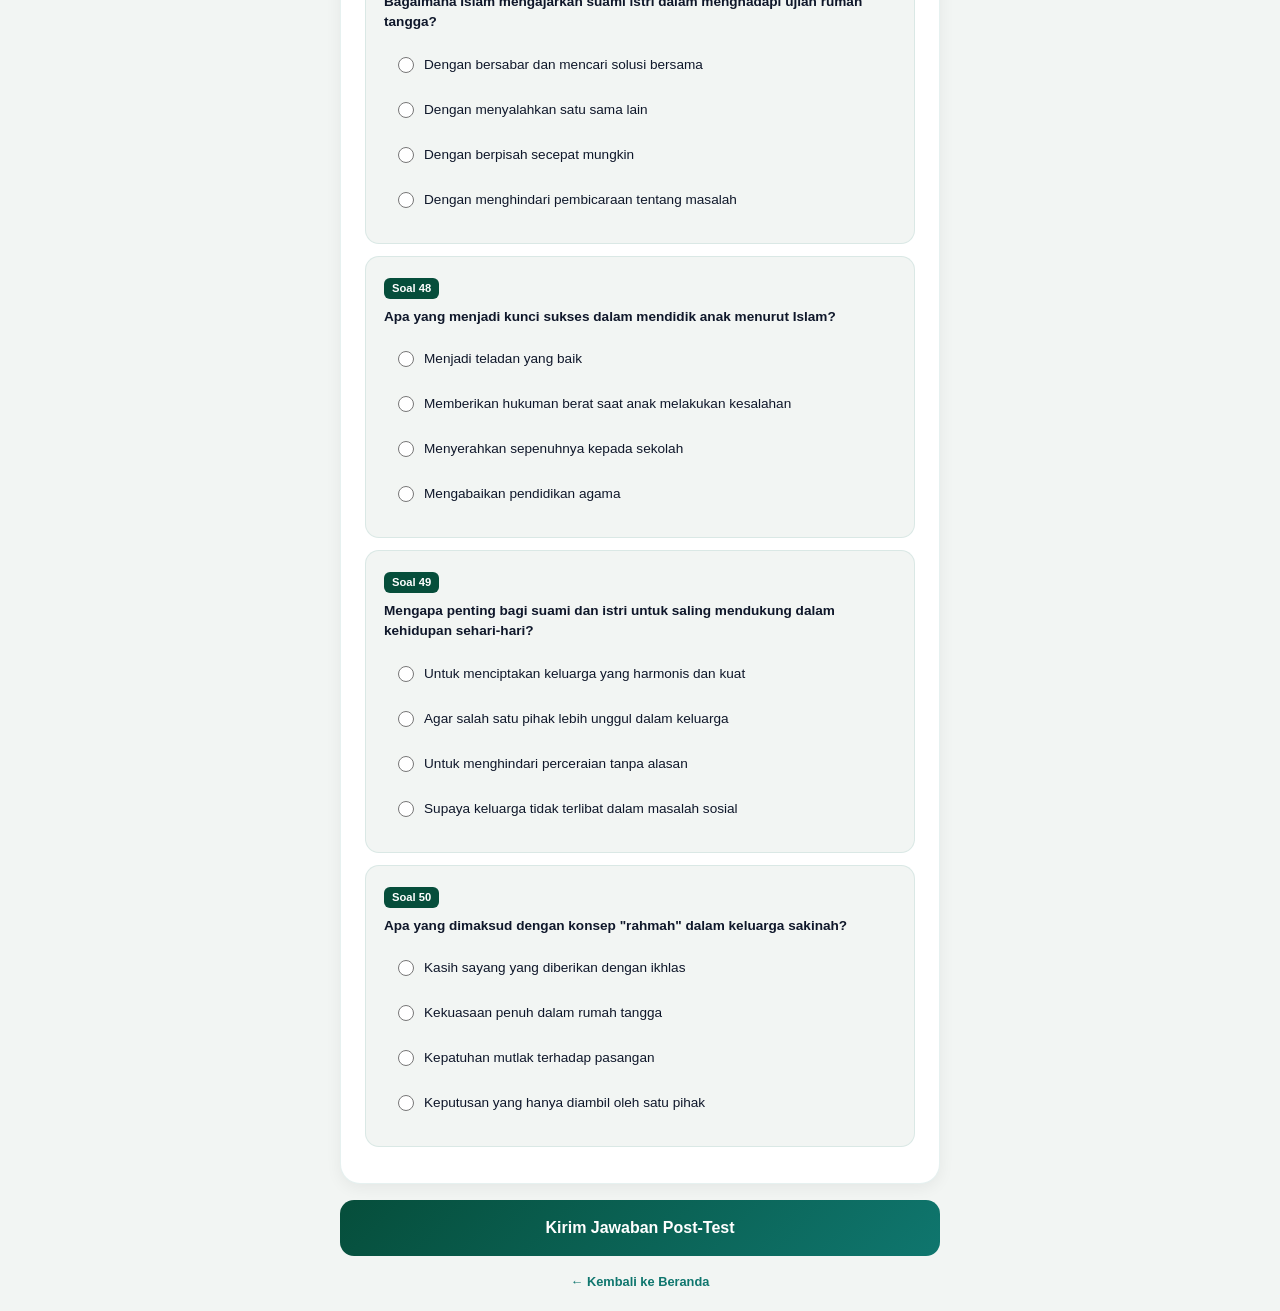
<file: posttest.html>
<!DOCTYPE html>
<html lang="id">
<head>
    <meta charset="UTF-8">
    <meta name="viewport" content="width=device-width, initial-scale=1.0">
    <title>Post-Test Bimwin – iNikah</title>
    <link href="https://fonts.googleapis.com/icon?family=Material+Icons+Outlined" rel="stylesheet">
    <link href="https://fonts.googleapis.com/css2?family=Playfair+Display:ital,wght@0,700;1,400&display=swap" rel="stylesheet">
    <link href="https://cdn.jsdelivr.net/npm/bootstrap@5.3.0/dist/css/bootstrap.min.css" rel="stylesheet">
    <style>
        :root {
            --green-deep: #064e3b;
            --green-mid: #0f766e;
            --green-light: #14b8a6;
            --bg: #f2f5f3;
            --text: #0f172a;
            --muted: #64748b;
            --border: rgba(15, 118, 110, 0.1);
        }
        * { box-sizing: border-box; }
        body {
            font-family: -apple-system, BlinkMacSystemFont, "SF Pro Text", sans-serif;
            background: var(--bg); color: var(--text);
            min-height: 100vh; padding: 20px;
        }
        .form-container { max-width: 600px; margin: 0 auto; }
        .form-header { text-align: center; padding: 20px 0; }
        .form-logo { font-family: "Playfair Display", serif; font-size: 1.6rem; }
        .form-logo .wi { font-style: italic; color: #b45309; }
        .form-logo .wn { font-weight: 700; }
        .form-sub { font-size: 0.75rem; color: var(--muted); margin-top: 4px; }
        .form-card {
            background: #fff; border-radius: 20px; padding: 24px;
            box-shadow: 0 4px 16px rgba(0,0,0,0.06); border: 1px solid var(--border);
            margin-bottom: 16px;
        }
        .form-card h3 { font-size: 0.95rem; font-weight: 700; margin-bottom: 6px; }
        .form-card p { font-size: 0.8rem; color: var(--muted); margin-bottom: 16px; }
        .form-input {
            width: 100%; padding: 14px 18px; border-radius: 12px;
            border: 1.5px solid var(--border); font-size: 0.9rem;
            outline: none; margin-bottom: 12px; transition: border 0.2s;
        }
        .form-input:focus { border-color: var(--green-mid); }
        .question-card {
            background: var(--bg); border-radius: 14px; padding: 18px;
            margin-bottom: 12px; border: 1px solid var(--border);
        }
        .question-card .q-title {
            font-size: 0.85rem; font-weight: 600; margin-bottom: 12px; line-height: 1.5;
        }
        .question-card .q-num {
            display: inline-block; background: var(--green-deep); color: #fff;
            font-size: 0.7rem; padding: 2px 8px; border-radius: 6px;
            margin-bottom: 8px; font-weight: 700;
        }
        .option-label {
            display: flex; align-items: flex-start; gap: 10px;
            padding: 10px 14px; border-radius: 10px; cursor: pointer;
            margin-bottom: 6px; transition: background 0.2s; font-size: 0.85rem; line-height: 1.4;
        }
        .option-label:hover { background: rgba(15, 118, 110, 0.06); }
        .option-label input[type="radio"] { accent-color: var(--green-mid); width: 16px; height: 16px; margin-top: 2px; flex-shrink: 0; }
        .btn-submit {
            width: 100%; padding: 16px; border-radius: 14px; border: none;
            background: linear-gradient(135deg, var(--green-deep), var(--green-mid));
            color: #fff; font-size: 1rem; font-weight: 700; cursor: pointer;
            transition: opacity 0.2s;
        }
        .btn-submit:hover { opacity: 0.9; }
        .btn-submit:disabled { opacity: 0.5; cursor: not-allowed; }
        .success-msg { text-align: center; padding: 40px 20px; }
        .success-msg .material-icons-outlined { font-size: 64px; color: var(--green-mid); }
        .back-link {
            display: block; text-align: center; margin-top: 16px;
            font-size: 0.8rem; color: var(--green-mid); text-decoration: none; font-weight: 600;
        }
        .progress-bar-container { position: sticky; top: 0; z-index: 10; background: var(--bg); padding: 8px 0; }
        .progress-bar { height: 6px; background: #e2e8f0; border-radius: 3px; overflow: hidden; }
        .progress-bar-fill { height: 100%; background: linear-gradient(90deg, var(--green-deep), var(--green-light)); transition: width 0.3s; width: 0%; }
        .progress-text { font-size: 0.7rem; color: var(--muted); text-align: center; margin-top: 4px; }
    </style>
</head>
<body>
    <div class="form-container">
        <div class="form-header">
            <div class="form-logo"><span class="wi">i</span><span class="wn">Nikah</span></div>
            <p class="form-sub">Post-Test Bimbingan Perkawinan KUA Karangdadap</p>
        </div>

        <div class="progress-bar-container">
            <div class="progress-bar"><div class="progress-bar-fill" id="progressFill"></div></div>
            <div class="progress-text" id="progressText">0 / 50 soal dijawab</div>
        </div>

        <form id="pretestForm">
            <!-- Data Diri -->
            <div class="form-card">
                <h3>Data Diri Peserta</h3>
                <p>Lengkapi data-data Anda berikut ini menggunakan huruf besar!</p>
                <input type="text" class="form-input" id="nama" placeholder="Nama Lengkap *" required style="text-transform:uppercase;">
                <input type="date" class="form-input" id="tanggal" required>
                <input type="text" class="form-input" id="nik" placeholder="Nomor KTP *" maxlength="16" inputmode="numeric" required>
            </div>

            <!-- Soal-soal -->
            <div class="form-card">
                <h3>Jawablah pertanyaan-pertanyaan di bawah ini dengan benar!</h3>
                <p>Setiap soal bernilai 2 poin. Total nilai maksimal: 100.</p>

                <div class="question-card">
                    <span class="q-num">Soal 1</span>
                    <div class="q-title">Apa yang menjadi tujuan utama pernikahan dalam Islam?</div>
                    <label class="option-label"><input type="radio" name="q1" value="a" required> Memperoleh keturunan</label>
                    <label class="option-label"><input type="radio" name="q1" value="b"> Mencari kebahagiaan dunia semata</label>
                    <label class="option-label"><input type="radio" name="q1" value="c"> Mencapai sakinah, mawaddah, dan rahmah</label>
                    <label class="option-label"><input type="radio" name="q1" value="d"> Menghindari kesepian</label>
                </div>

                <div class="question-card">
                    <span class="q-num">Soal 2</span>
                    <div class="q-title">Menurut QS. Ar-Rum ayat 21, apa yang diberikan Allah dalam pernikahan?</div>
                    <label class="option-label"><input type="radio" name="q2" value="a" required> Harta dan keturunan</label>
                    <label class="option-label"><input type="radio" name="q2" value="b"> Kedamaian, kasih sayang, dan rahmat</label>
                    <label class="option-label"><input type="radio" name="q2" value="c"> Ujian dan cobaan</label>
                    <label class="option-label"><input type="radio" name="q2" value="d"> Keberuntungan dan kemuliaan</label>
                </div>

                <div class="question-card">
                    <span class="q-num">Soal 3</span>
                    <div class="q-title">Salah satu kunci pernikahan yang sukses adalah...?</div>
                    <label class="option-label"><input type="radio" name="q3" value="a" required> Keberanian untuk mengambil risiko</label>
                    <label class="option-label"><input type="radio" name="q3" value="b"> Kerelaan, kemauan, dan komitmen</label>
                    <label class="option-label"><input type="radio" name="q3" value="c"> Mengutamakan kepentingan individu</label>
                    <label class="option-label"><input type="radio" name="q3" value="d"> Keberlimpahan materi</label>
                </div>

                <div class="question-card">
                    <span class="q-num">Soal 4</span>
                    <div class="q-title">Menurut ajaran Islam, pernikahan sebaiknya dilakukan pada usia...?</div>
                    <label class="option-label"><input type="radio" name="q4" value="a" required> Sedini mungkin setelah akil baligh</label>
                    <label class="option-label"><input type="radio" name="q4" value="b"> Saat pasangan sudah mapan secara ekonomi</label>
                    <label class="option-label"><input type="radio" name="q4" value="c"> Ketika sudah mencapai kedewasaan fisik dan mental</label>
                    <label class="option-label"><input type="radio" name="q4" value="d"> Saat sudah mendapatkan pasangan yang kaya</label>
                </div>

                <div class="question-card">
                    <span class="q-num">Soal 5</span>
                    <div class="q-title">Dalam Islam, suami memiliki tanggung jawab utama yaitu...?</div>
                    <label class="option-label"><input type="radio" name="q5" value="a" required> Memasak dan mengurus rumah tangga</label>
                    <label class="option-label"><input type="radio" name="q5" value="b"> Memberikan nafkah dan membimbing istri</label>
                    <label class="option-label"><input type="radio" name="q5" value="c"> Membantu istri dalam mengurus anak</label>
                    <label class="option-label"><input type="radio" name="q5" value="d"> Mengatur seluruh kehidupan keluarga secara mutlak</label>
                </div>

                <div class="question-card">
                    <span class="q-num">Soal 6</span>
                    <div class="q-title">Apa yang dimaksud dengan "nafkah" dalam rumah tangga Islam?</div>
                    <label class="option-label"><input type="radio" name="q6" value="a" required> Hanya makanan dan minuman yang cukup</label>
                    <label class="option-label"><input type="radio" name="q6" value="b"> Semua kebutuhan hidup termasuk spiritual dan emosional</label>
                    <label class="option-label"><input type="radio" name="q6" value="c"> Hanya uang bulanan yang diberikan suami</label>
                    <label class="option-label"><input type="radio" name="q6" value="d"> Hanya tempat tinggal</label>
                </div>

                <div class="question-card">
                    <span class="q-num">Soal 7</span>
                    <div class="q-title">Bagaimana Islam memandang peran istri dalam rumah tangga?</div>
                    <label class="option-label"><input type="radio" name="q7" value="a" required> Harus tetap di rumah dan tidak boleh bekerja</label>
                    <label class="option-label"><input type="radio" name="q7" value="b"> Wajib membantu ekonomi keluarga</label>
                    <label class="option-label"><input type="radio" name="q7" value="c"> Bertanggung jawab dalam urusan domestik tetapi bisa berperan publik</label>
                    <label class="option-label"><input type="radio" name="q7" value="d"> Tidak memiliki peran khusus dalam keluarga</label>
                </div>

                <div class="question-card">
                    <span class="q-num">Soal 8</span>
                    <div class="q-title">Apa yang menjadi penyebab umum konflik dalam rumah tangga?</div>
                    <label class="option-label"><input type="radio" name="q8" value="a" required> Perbedaan karakter dan harapan</label>
                    <label class="option-label"><input type="radio" name="q8" value="b"> Tidak adanya anak dalam pernikahan</label>
                    <label class="option-label"><input type="radio" name="q8" value="c"> Terlalu sering bepergian</label>
                    <label class="option-label"><input type="radio" name="q8" value="d"> Seringnya makan di luar</label>
                </div>

                <div class="question-card">
                    <span class="q-num">Soal 9</span>
                    <div class="q-title">Salah satu cara terbaik menyelesaikan konflik rumah tangga adalah...?</div>
                    <label class="option-label"><input type="radio" name="q9" value="a" required> Menghindari pembicaraan tentang masalah</label>
                    <label class="option-label"><input type="radio" name="q9" value="b"> Mengedepankan komunikasi yang baik</label>
                    <label class="option-label"><input type="radio" name="q9" value="c"> Membiarkan konflik berlalu tanpa penyelesaian</label>
                    <label class="option-label"><input type="radio" name="q9" value="d"> Mengandalkan pihak ketiga dalam setiap keputusan</label>
                </div>

                <div class="question-card">
                    <span class="q-num">Soal 10</span>
                    <div class="q-title">Apa yang harus dilakukan suami dan istri untuk menjaga keharmonisan rumah tangga?</div>
                    <label class="option-label"><input type="radio" name="q10" value="a" required> Memaksakan kehendak masing-masing</label>
                    <label class="option-label"><input type="radio" name="q10" value="b"> Saling menghargai dan bekerja sama</label>
                    <label class="option-label"><input type="radio" name="q10" value="c"> Fokus pada karier masing-masing</label>
                    <label class="option-label"><input type="radio" name="q10" value="d"> Menghindari komunikasi yang berlebihan</label>
                </div>

                <div class="question-card">
                    <span class="q-num">Soal 11</span>
                    <div class="q-title">Dalam Islam, pernikahan disebut sebagai "Mitsaqan Ghalizhan" yang berarti...?</div>
                    <label class="option-label"><input type="radio" name="q11" value="a" required> Ikatan sementara</label>
                    <label class="option-label"><input type="radio" name="q11" value="b"> Janji yang kuat</label>
                    <label class="option-label"><input type="radio" name="q11" value="c"> Perjanjian tertulis</label>
                    <label class="option-label"><input type="radio" name="q11" value="d"> Kontrak bisnis</label>
                </div>

                <div class="question-card">
                    <span class="q-num">Soal 12</span>
                    <div class="q-title">Apa saja prinsip dalam perkawinan menurut Islam?</div>
                    <label class="option-label"><input type="radio" name="q12" value="a" required> Saling mencintai, memahami, dan menghargai</label>
                    <label class="option-label"><input type="radio" name="q12" value="b"> Mementingkan kepentingan individu</label>
                    <label class="option-label"><input type="radio" name="q12" value="c"> Mengutamakan harta dalam membangun rumah tangga</label>
                    <label class="option-label"><input type="radio" name="q12" value="d"> Menghindari keterbukaan dalam komunikasi</label>
                </div>

                <div class="question-card">
                    <span class="q-num">Soal 13</span>
                    <div class="q-title">Menurut Islam, apakah seorang perempuan boleh menolak pernikahan yang dipaksakan?</div>
                    <label class="option-label"><input type="radio" name="q13" value="a" required> Tidak boleh, karena orang tua yang menentukan</label>
                    <label class="option-label"><input type="radio" name="q13" value="b"> Boleh, karena pernikahan harus didasarkan pada kerelaan</label>
                    <label class="option-label"><input type="radio" name="q13" value="c"> Hanya boleh jika calon suami miskin</label>
                    <label class="option-label"><input type="radio" name="q13" value="d"> Tidak boleh jika sudah ada persetujuan keluarga</label>
                </div>

                <div class="question-card">
                    <span class="q-num">Soal 14</span>
                    <div class="q-title">Apa tujuan utama dari mahar dalam pernikahan?</div>
                    <label class="option-label"><input type="radio" name="q14" value="a" required> Bentuk penghormatan kepada calon istri</label>
                    <label class="option-label"><input type="radio" name="q14" value="b"> Menunjukkan status sosial suami</label>
                    <label class="option-label"><input type="radio" name="q14" value="c"> Sebagai alat untuk mengikat pernikahan</label>
                    <label class="option-label"><input type="radio" name="q14" value="d"> Sebagai bukti keseriusan orang tua mempelai</label>
                </div>

                <div class="question-card">
                    <span class="q-num">Soal 15</span>
                    <div class="q-title">Bagaimana Islam memandang perceraian?</div>
                    <label class="option-label"><input type="radio" name="q15" value="a" required> Halal, tetapi dibenci oleh Allah</label>
                    <label class="option-label"><input type="radio" name="q15" value="b"> Dilarang dalam kondisi apa pun</label>
                    <label class="option-label"><input type="radio" name="q15" value="c"> Wajib dilakukan jika suami dan istri bertengkar</label>
                    <label class="option-label"><input type="radio" name="q15" value="d"> Disarankan untuk dilakukan setelah lima tahun menikah</label>
                </div>

                <div class="question-card">
                    <span class="q-num">Soal 16</span>
                    <div class="q-title">Apa yang dimaksud dengan konsep "mu'asyarah bil ma'ruf" dalam pernikahan?</div>
                    <label class="option-label"><input type="radio" name="q16" value="a" required> Berinteraksi dengan pasangan secara baik dan wajar</label>
                    <label class="option-label"><input type="radio" name="q16" value="b"> Hidup bersama tanpa menikah</label>
                    <label class="option-label"><input type="radio" name="q16" value="c"> Bergaul dengan masyarakat lebih baik daripada dengan keluarga</label>
                    <label class="option-label"><input type="radio" name="q16" value="d"> Mengutamakan urusan pribadi di atas keluarga</label>
                </div>

                <div class="question-card">
                    <span class="q-num">Soal 17</span>
                    <div class="q-title">Mengapa komunikasi dalam pernikahan sangat penting?</div>
                    <label class="option-label"><input type="radio" name="q17" value="a" required> Untuk menghindari perceraian</label>
                    <label class="option-label"><input type="radio" name="q17" value="b"> Agar bisa menyampaikan perasaan dan harapan dengan baik</label>
                    <label class="option-label"><input type="radio" name="q17" value="c"> Untuk mengontrol pasangan</label>
                    <label class="option-label"><input type="radio" name="q17" value="d"> Supaya dapat memenangkan setiap perdebatan</label>
                </div>

                <div class="question-card">
                    <span class="q-num">Soal 18</span>
                    <div class="q-title">Apa yang harus dilakukan pasangan suami istri jika menghadapi masalah dalam rumah tangga?</div>
                    <label class="option-label"><input type="radio" name="q18" value="a" required> Menghindari pembicaraan dan membiarkan masalah berlalu</label>
                    <label class="option-label"><input type="radio" name="q18" value="b"> Menyelesaikan masalah dengan komunikasi terbuka dan musyawarah</label>
                    <label class="option-label"><input type="radio" name="q18" value="c"> Segera mengajukan gugatan cerai</label>
                    <label class="option-label"><input type="radio" name="q18" value="d"> Mencari kesalahan pasangan</label>
                </div>

                <div class="question-card">
                    <span class="q-num">Soal 19</span>
                    <div class="q-title">Salah satu ciri keluarga sakinah adalah...?</div>
                    <label class="option-label"><input type="radio" name="q19" value="a" required> Sering bepergian ke luar negeri</label>
                    <label class="option-label"><input type="radio" name="q19" value="b"> Kehidupan yang harmonis, damai, dan penuh kasih sayang</label>
                    <label class="option-label"><input type="radio" name="q19" value="c"> Tidak adanya konflik sama sekali</label>
                    <label class="option-label"><input type="radio" name="q19" value="d"> Tidak adanya tanggung jawab dalam rumah tangga</label>
                </div>

                <div class="question-card">
                    <span class="q-num">Soal 20</span>
                    <div class="q-title">Bagaimana Islam memandang poligami?</div>
                    <label class="option-label"><input type="radio" name="q20" value="a" required> Wajib dilakukan oleh semua laki-laki</label>
                    <label class="option-label"><input type="radio" name="q20" value="b"> Diperbolehkan dengan syarat berlaku adil</label>
                    <label class="option-label"><input type="radio" name="q20" value="c"> Dilarang dalam kondisi apa pun</label>
                    <label class="option-label"><input type="radio" name="q20" value="d"> Harus dilakukan jika istri pertama tidak memiliki keturunan</label>
                </div>

                <div class="question-card">
                    <span class="q-num">Soal 21</span>
                    <div class="q-title">Apa saja kebutuhan utama dalam keluarga?</div>
                    <label class="option-label"><input type="radio" name="q21" value="a" required> Spiritual, emosional, dan materi</label>
                    <label class="option-label"><input type="radio" name="q21" value="b"> Keuangan dan pekerjaan</label>
                    <label class="option-label"><input type="radio" name="q21" value="c"> Tempat tinggal dan kendaraan</label>
                    <label class="option-label"><input type="radio" name="q21" value="d"> Gaya hidup mewah</label>
                </div>

                <div class="question-card">
                    <span class="q-num">Soal 22</span>
                    <div class="q-title">Dalam Islam, bagaimana suami harus memperlakukan istri?</div>
                    <label class="option-label"><input type="radio" name="q22" value="a" required> Sebagai pemimpin yang harus ditaati secara mutlak</label>
                    <label class="option-label"><input type="radio" name="q22" value="b"> Dengan kasih sayang dan penghormatan</label>
                    <label class="option-label"><input type="radio" name="q22" value="c"> Dengan memberikan kebebasan penuh tanpa batasan</label>
                    <label class="option-label"><input type="radio" name="q22" value="d"> Dengan sikap tegas dan dominan</label>
                </div>

                <div class="question-card">
                    <span class="q-num">Soal 23</span>
                    <div class="q-title">Apa yang bisa dilakukan suami istri untuk membangun keluarga sakinah?</div>
                    <label class="option-label"><input type="radio" name="q23" value="a" required> Menjalani kehidupan tanpa aturan</label>
                    <label class="option-label"><input type="radio" name="q23" value="b"> Saling menghormati dan mendukung dalam kebaikan</label>
                    <label class="option-label"><input type="radio" name="q23" value="c"> Menyimpan rahasia dari pasangan</label>
                    <label class="option-label"><input type="radio" name="q23" value="d"> Membiarkan pasangan menangani masalah sendiri</label>
                </div>

                <div class="question-card">
                    <span class="q-num">Soal 24</span>
                    <div class="q-title">Menurut Islam, bagaimana cara terbaik mendidik anak?</div>
                    <label class="option-label"><input type="radio" name="q24" value="a" required> Mengajarkan nilai-nilai agama sejak dini</label>
                    <label class="option-label"><input type="radio" name="q24" value="b"> Memberikan kebebasan penuh tanpa aturan</label>
                    <label class="option-label"><input type="radio" name="q24" value="c"> Menyuruh mereka belajar sendiri</label>
                    <label class="option-label"><input type="radio" name="q24" value="d"> Mengandalkan sekolah tanpa pendidikan keluarga</label>
                </div>

                <div class="question-card">
                    <span class="q-num">Soal 25</span>
                    <div class="q-title">Apa dampak dari komunikasi yang buruk dalam rumah tangga?</div>
                    <label class="option-label"><input type="radio" name="q25" value="a" required> Meningkatkan keharmonisan</label>
                    <label class="option-label"><input type="radio" name="q25" value="b"> Memicu konflik dan kesalahpahaman</label>
                    <label class="option-label"><input type="radio" name="q25" value="c"> Mempererat hubungan suami istri</label>
                    <label class="option-label"><input type="radio" name="q25" value="d"> Menambah kedamaian dalam keluarga</label>
                </div>

                <div class="question-card">
                    <span class="q-num">Soal 26</span>
                    <div class="q-title">Apa yang dapat dilakukan pasangan untuk menjaga kesejahteraan rumah tangga?</div>
                    <label class="option-label"><input type="radio" name="q26" value="a" required> Saling bekerja sama dalam urusan rumah tangga</label>
                    <label class="option-label"><input type="radio" name="q26" value="b"> Menghindari keterbukaan</label>
                    <label class="option-label"><input type="radio" name="q26" value="c"> Mengutamakan kepentingan pribadi</label>
                    <label class="option-label"><input type="radio" name="q26" value="d"> Membiarkan pasangan mengurus semuanya sendiri</label>
                </div>

                <div class="question-card">
                    <span class="q-num">Soal 27</span>
                    <div class="q-title">Apa yang dimaksud dengan "hak dan kewajiban" dalam pernikahan?</div>
                    <label class="option-label"><input type="radio" name="q27" value="a" required> Suami dan istri memiliki tugas dan tanggung jawab yang seimbang</label>
                    <label class="option-label"><input type="radio" name="q27" value="b"> Suami hanya memiliki hak, dan istri hanya memiliki kewajiban</label>
                    <label class="option-label"><input type="radio" name="q27" value="c"> Istri tidak memiliki kewajiban terhadap rumah tangga</label>
                    <label class="option-label"><input type="radio" name="q27" value="d"> Hanya suami yang memiliki kewajiban dalam keluarga</label>
                </div>

                <div class="question-card">
                    <span class="q-num">Soal 28</span>
                    <div class="q-title">Mengapa sikap saling menghormati penting dalam pernikahan?</div>
                    <label class="option-label"><input type="radio" name="q28" value="a" required> Untuk menghindari perselisihan yang tidak perlu</label>
                    <label class="option-label"><input type="radio" name="q28" value="b"> Agar pasangan lebih takut satu sama lain</label>
                    <label class="option-label"><input type="radio" name="q28" value="c"> Supaya salah satu pasangan bisa lebih dominan</label>
                    <label class="option-label"><input type="radio" name="q28" value="d"> Agar hubungan tetap kaku dan tegang</label>
                </div>

                <div class="question-card">
                    <span class="q-num">Soal 29</span>
                    <div class="q-title">Bagaimana cara mengatasi perbedaan pendapat dalam pernikahan?</div>
                    <label class="option-label"><input type="radio" name="q29" value="a" required> Berdiskusi dengan kepala dingin</label>
                    <label class="option-label"><input type="radio" name="q29" value="b"> Membiarkan pasangan selalu menang</label>
                    <label class="option-label"><input type="radio" name="q29" value="c"> Menghindari pembicaraan sama sekali</label>
                    <label class="option-label"><input type="radio" name="q29" value="d"> Memaksakan pendapat sendiri</label>
                </div>

                <div class="question-card">
                    <span class="q-num">Soal 30</span>
                    <div class="q-title">Salah satu bentuk kasih sayang dalam keluarga adalah...?</div>
                    <label class="option-label"><input type="radio" name="q30" value="a" required> Mengabaikan perasaan pasangan</label>
                    <label class="option-label"><input type="radio" name="q30" value="b"> Mendukung pasangan dalam setiap keadaan</label>
                    <label class="option-label"><input type="radio" name="q30" value="c"> Mengkritik pasangan secara berlebihan</label>
                    <label class="option-label"><input type="radio" name="q30" value="d"> Mengontrol semua keputusan dalam rumah tangga</label>
                </div>

                <div class="question-card">
                    <span class="q-num">Soal 31</span>
                    <div class="q-title">Apa tujuan utama dari pernikahan menurut Islam?</div>
                    <label class="option-label"><input type="radio" name="q31" value="a" required> Menghindari kesepian</label>
                    <label class="option-label"><input type="radio" name="q31" value="b"> Menjalin hubungan sosial</label>
                    <label class="option-label"><input type="radio" name="q31" value="c"> Mewujudkan keluarga sakinah, mawaddah, dan rahmah</label>
                    <label class="option-label"><input type="radio" name="q31" value="d"> Menghindari beban ekonomi</label>
                </div>

                <div class="question-card">
                    <span class="q-num">Soal 32</span>
                    <div class="q-title">Salah satu cara menjaga keharmonisan dalam keluarga adalah...?</div>
                    <label class="option-label"><input type="radio" name="q32" value="a" required> Mengutamakan kepentingan pribadi</label>
                    <label class="option-label"><input type="radio" name="q32" value="b"> Mengedepankan sikap egois</label>
                    <label class="option-label"><input type="radio" name="q32" value="c"> Berkomunikasi secara terbuka dan jujur</label>
                    <label class="option-label"><input type="radio" name="q32" value="d"> Membatasi interaksi dengan pasangan</label>
                </div>

                <div class="question-card">
                    <span class="q-num">Soal 33</span>
                    <div class="q-title">Apa yang harus dilakukan ketika menghadapi masalah besar dalam rumah tangga?</div>
                    <label class="option-label"><input type="radio" name="q33" value="a" required> Mencari solusi bersama secara bijaksana</label>
                    <label class="option-label"><input type="radio" name="q33" value="b"> Menghindari diskusi dan membiarkan masalah berlalu</label>
                    <label class="option-label"><input type="radio" name="q33" value="c"> Menyalahkan pasangan atas segala sesuatu</label>
                    <label class="option-label"><input type="radio" name="q33" value="d"> Langsung meminta bantuan pihak luar tanpa komunikasi dengan pasangan</label>
                </div>

                <div class="question-card">
                    <span class="q-num">Soal 34</span>
                    <div class="q-title">Menurut Islam, bagaimana suami dan istri harus menyikapi perbedaan dalam rumah tangga?</div>
                    <label class="option-label"><input type="radio" name="q34" value="a" required> Dengan saling menghormati dan mencari jalan tengah</label>
                    <label class="option-label"><input type="radio" name="q34" value="b"> Dengan memaksakan kehendak masing-masing</label>
                    <label class="option-label"><input type="radio" name="q34" value="c"> Dengan menghindari pembicaraan tentang perbedaan</label>
                    <label class="option-label"><input type="radio" name="q34" value="d"> Dengan meminta keluarga untuk ikut campur setiap saat</label>
                </div>

                <div class="question-card">
                    <span class="q-num">Soal 35</span>
                    <div class="q-title">Apa yang dimaksud dengan "qawwam" dalam Islam terkait peran suami?</div>
                    <label class="option-label"><input type="radio" name="q35" value="a" required> Pemimpin yang bertanggung jawab atas keluarga</label>
                    <label class="option-label"><input type="radio" name="q35" value="b"> Pemimpin yang berhak memutuskan segalanya sendiri</label>
                    <label class="option-label"><input type="radio" name="q35" value="c"> Seorang yang hanya bekerja mencari nafkah</label>
                    <label class="option-label"><input type="radio" name="q35" value="d"> Seorang yang harus selalu diutamakan dalam keluarga</label>
                </div>

                <div class="question-card">
                    <span class="q-num">Soal 36</span>
                    <div class="q-title">Dalam konsep keluarga sakinah, bagaimana peran seorang istri?</div>
                    <label class="option-label"><input type="radio" name="q36" value="a" required> Mendukung suami dan menjaga keharmonisan keluarga</label>
                    <label class="option-label"><input type="radio" name="q36" value="b"> Bertanggung jawab atas semua pekerjaan rumah tangga</label>
                    <label class="option-label"><input type="radio" name="q36" value="c"> Hanya berperan dalam mengasuh anak</label>
                    <label class="option-label"><input type="radio" name="q36" value="d"> Tidak memiliki kewajiban tertentu dalam rumah tangga</label>
                </div>

                <div class="question-card">
                    <span class="q-num">Soal 37</span>
                    <div class="q-title">Bagaimana Islam memandang pernikahan dini?</div>
                    <label class="option-label"><input type="radio" name="q37" value="a" required> Dianjurkan tanpa syarat</label>
                    <label class="option-label"><input type="radio" name="q37" value="b"> Diperbolehkan jika kedua belah pihak sudah matang secara mental dan fisik</label>
                    <label class="option-label"><input type="radio" name="q37" value="c"> Harus dilakukan sebelum usia 20 tahun</label>
                    <label class="option-label"><input type="radio" name="q37" value="d"> Tidak diperbolehkan dalam kondisi apa pun</label>
                </div>

                <div class="question-card">
                    <span class="q-num">Soal 38</span>
                    <div class="q-title">Apa dampak dari ketidakseimbangan peran suami dan istri dalam rumah tangga?</div>
                    <label class="option-label"><input type="radio" name="q38" value="a" required> Keluarga menjadi lebih harmonis</label>
                    <label class="option-label"><input type="radio" name="q38" value="b"> Salah satu pihak merasa terbebani dan tidak bahagia</label>
                    <label class="option-label"><input type="radio" name="q38" value="c"> Anak-anak akan tumbuh lebih baik</label>
                    <label class="option-label"><input type="radio" name="q38" value="d"> Hubungan menjadi lebih kuat</label>
                </div>

                <div class="question-card">
                    <span class="q-num">Soal 39</span>
                    <div class="q-title">Apa yang harus dilakukan suami ketika istrinya sedang dalam keadaan sulit?</div>
                    <label class="option-label"><input type="radio" name="q39" value="a" required> Membiarkan istri menyelesaikan masalahnya sendiri</label>
                    <label class="option-label"><input type="radio" name="q39" value="b"> Memberikan dukungan moral dan emosional</label>
                    <label class="option-label"><input type="radio" name="q39" value="c"> Mengabaikan perasaannya</label>
                    <label class="option-label"><input type="radio" name="q39" value="d"> Meminta istri untuk mencari solusi sendiri</label>
                </div>

                <div class="question-card">
                    <span class="q-num">Soal 40</span>
                    <div class="q-title">Salah satu cara membangun keluarga yang kuat adalah...?</div>
                    <label class="option-label"><input type="radio" name="q40" value="a" required> Membangun komunikasi yang sehat dan terbuka</label>
                    <label class="option-label"><input type="radio" name="q40" value="b"> Menghindari pembicaraan serius</label>
                    <label class="option-label"><input type="radio" name="q40" value="c"> Mengutamakan kepentingan individu</label>
                    <label class="option-label"><input type="radio" name="q40" value="d"> Mengontrol segala aspek kehidupan pasangan</label>
                </div>

                <div class="question-card">
                    <span class="q-num">Soal 41</span>
                    <div class="q-title">Apa yang dimaksud dengan "sakinah" dalam konsep keluarga sakinah?</div>
                    <label class="option-label"><input type="radio" name="q41" value="a" required> Ketenangan dan kedamaian dalam rumah tangga</label>
                    <label class="option-label"><input type="radio" name="q41" value="b"> Kemewahan dalam kehidupan rumah tangga</label>
                    <label class="option-label"><input type="radio" name="q41" value="c"> Ketergantungan kepada pasangan</label>
                    <label class="option-label"><input type="radio" name="q41" value="d"> Kebebasan tanpa aturan</label>
                </div>

                <div class="question-card">
                    <span class="q-num">Soal 42</span>
                    <div class="q-title">Mengapa peran keluarga dalam pendidikan anak sangat penting?</div>
                    <label class="option-label"><input type="radio" name="q42" value="a" required> Karena keluarga adalah tempat pertama anak belajar nilai dan moral</label>
                    <label class="option-label"><input type="radio" name="q42" value="b"> Karena sekolah tidak memiliki peran dalam pendidikan</label>
                    <label class="option-label"><input type="radio" name="q42" value="c"> Agar anak-anak tidak perlu belajar di luar rumah</label>
                    <label class="option-label"><input type="radio" name="q42" value="d"> Karena hanya orang tua yang wajib mengajari anak</label>
                </div>

                <div class="question-card">
                    <span class="q-num">Soal 43</span>
                    <div class="q-title">Bagaimana Islam mengajarkan pasangan dalam mengelola keuangan rumah tangga?</div>
                    <label class="option-label"><input type="radio" name="q43" value="a" required> Dengan transparansi dan perencanaan yang baik</label>
                    <label class="option-label"><input type="radio" name="q43" value="b"> Hanya suami yang boleh mengatur keuangan</label>
                    <label class="option-label"><input type="radio" name="q43" value="c"> Istri harus meminta izin untuk setiap pengeluaran</label>
                    <label class="option-label"><input type="radio" name="q43" value="d"> Tidak perlu ada perencanaan dalam keuangan</label>
                </div>

                <div class="question-card">
                    <span class="q-num">Soal 44</span>
                    <div class="q-title">Apa dampak dari kurangnya komunikasi dalam rumah tangga?</div>
                    <label class="option-label"><input type="radio" name="q44" value="a" required> Meningkatnya konflik dan kesalahpahaman</label>
                    <label class="option-label"><input type="radio" name="q44" value="b"> Hubungan yang semakin harmonis</label>
                    <label class="option-label"><input type="radio" name="q44" value="c"> Suami istri menjadi lebih mandiri</label>
                    <label class="option-label"><input type="radio" name="q44" value="d"> Kehidupan rumah tangga menjadi lebih damai</label>
                </div>

                <div class="question-card">
                    <span class="q-num">Soal 45</span>
                    <div class="q-title">Dalam Islam, bagaimana cara menghadapi pasangan yang memiliki sifat egois?</div>
                    <label class="option-label"><input type="radio" name="q45" value="a" required> Dengan komunikasi dan saling memahami</label>
                    <label class="option-label"><input type="radio" name="q45" value="b"> Dengan membalasnya dengan sikap yang sama</label>
                    <label class="option-label"><input type="radio" name="q45" value="c"> Dengan menjauhinya dan tidak berbicara</label>
                    <label class="option-label"><input type="radio" name="q45" value="d"> Dengan meminta bantuan pihak luar langsung</label>
                </div>

                <div class="question-card">
                    <span class="q-num">Soal 46</span>
                    <div class="q-title">Apa saja aspek utama dalam membangun keluarga yang kuat?</div>
                    <label class="option-label"><input type="radio" name="q46" value="a" required> Keuangan, komunikasi, dan spiritualitas</label>
                    <label class="option-label"><input type="radio" name="q46" value="b"> Kemewahan, kekuasaan, dan ketenaran</label>
                    <label class="option-label"><input type="radio" name="q46" value="c"> Kesuksesan individu tanpa memperhatikan pasangan</label>
                    <label class="option-label"><input type="radio" name="q46" value="d"> Dominasi salah satu pihak dalam rumah tangga</label>
                </div>

                <div class="question-card">
                    <span class="q-num">Soal 47</span>
                    <div class="q-title">Bagaimana Islam mengajarkan suami istri dalam menghadapi ujian rumah tangga?</div>
                    <label class="option-label"><input type="radio" name="q47" value="a" required> Dengan bersabar dan mencari solusi bersama</label>
                    <label class="option-label"><input type="radio" name="q47" value="b"> Dengan menyalahkan satu sama lain</label>
                    <label class="option-label"><input type="radio" name="q47" value="c"> Dengan berpisah secepat mungkin</label>
                    <label class="option-label"><input type="radio" name="q47" value="d"> Dengan menghindari pembicaraan tentang masalah</label>
                </div>

                <div class="question-card">
                    <span class="q-num">Soal 48</span>
                    <div class="q-title">Apa yang menjadi kunci sukses dalam mendidik anak menurut Islam?</div>
                    <label class="option-label"><input type="radio" name="q48" value="a" required> Menjadi teladan yang baik</label>
                    <label class="option-label"><input type="radio" name="q48" value="b"> Memberikan hukuman berat saat anak melakukan kesalahan</label>
                    <label class="option-label"><input type="radio" name="q48" value="c"> Menyerahkan sepenuhnya kepada sekolah</label>
                    <label class="option-label"><input type="radio" name="q48" value="d"> Mengabaikan pendidikan agama</label>
                </div>

                <div class="question-card">
                    <span class="q-num">Soal 49</span>
                    <div class="q-title">Mengapa penting bagi suami dan istri untuk saling mendukung dalam kehidupan sehari-hari?</div>
                    <label class="option-label"><input type="radio" name="q49" value="a" required> Untuk menciptakan keluarga yang harmonis dan kuat</label>
                    <label class="option-label"><input type="radio" name="q49" value="b"> Agar salah satu pihak lebih unggul dalam keluarga</label>
                    <label class="option-label"><input type="radio" name="q49" value="c"> Untuk menghindari perceraian tanpa alasan</label>
                    <label class="option-label"><input type="radio" name="q49" value="d"> Supaya keluarga tidak terlibat dalam masalah sosial</label>
                </div>

                <div class="question-card">
                    <span class="q-num">Soal 50</span>
                    <div class="q-title">Apa yang dimaksud dengan konsep "rahmah" dalam keluarga sakinah?</div>
                    <label class="option-label"><input type="radio" name="q50" value="a" required> Kasih sayang yang diberikan dengan ikhlas</label>
                    <label class="option-label"><input type="radio" name="q50" value="b"> Kekuasaan penuh dalam rumah tangga</label>
                    <label class="option-label"><input type="radio" name="q50" value="c"> Kepatuhan mutlak terhadap pasangan</label>
                    <label class="option-label"><input type="radio" name="q50" value="d"> Keputusan yang hanya diambil oleh satu pihak</label>
                </div>

            </div>

            <!-- Submit -->
            <button type="submit" class="btn-submit" id="btnSubmit">Kirim Jawaban Post-Test</button>
        </form>

        <!-- Success Message -->
        <div id="successMsg" class="form-card success-msg" style="display:none;">
            <span class="material-icons-outlined">check_circle</span>
            <h3 style="margin-top:16px;">Post-Test Berhasil Dikirim!</h3>
            <p style="color:var(--muted);margin-top:8px;">Skor Anda: <strong id="skorDisplay">0</strong> / 100</p>
            <p style="color:var(--muted);margin-top:4px;font-size:0.8rem;">Selamat! E-Sertifikat Anda sudah tersedia.</p>
            <a href="#" id="sertifikatLink" target="_blank" style="display:none;margin-top:16px;padding:14px 24px;background:linear-gradient(135deg,#064e3b,#0f766e);color:#fff;border-radius:12px;text-decoration:none;font-weight:700;font-size:0.9rem;display:inline-flex;align-items:center;gap:6px;">
                📄 Buka & Cetak Sertifikat
            </a>
            <p style="color:var(--muted);margin-top:12px;font-size:0.75rem;">Atau klaim nanti di halaman utama → menu "Klaim & Ambil E-Sertifikat"</p>
        </div>

        <a href="index.html" class="back-link">← Kembali ke Beranda</a>
    </div>

    <script>
        const TOTAL_SOAL = 50;
        const KUNCI = {
            q1:'c', q2:'b', q3:'b', q4:'c', q5:'b', q6:'b', q7:'c', q8:'a', q9:'b', q10:'b',
            q11:'b', q12:'a', q13:'b', q14:'a', q15:'a', q16:'a', q17:'b', q18:'b', q19:'b', q20:'b',
            q21:'a', q22:'b', q23:'b', q24:'a', q25:'b', q26:'a', q27:'a', q28:'a', q29:'a', q30:'b',
            q31:'c', q32:'c', q33:'a', q34:'a', q35:'a', q36:'a', q37:'b', q38:'b', q39:'b', q40:'a',
            q41:'a', q42:'a', q43:'a', q44:'a', q45:'a', q46:'a', q47:'a', q48:'a', q49:'a', q50:'a'
        };

        // Progress bar
        function updateProgress() {
            let answered = 0;
            for (let i = 1; i <= TOTAL_SOAL; i++) {
                if (document.querySelector(`input[name="q${i}"]:checked`)) answered++;
            }
            const pct = Math.round((answered / TOTAL_SOAL) * 100);
            document.getElementById('progressFill').style.width = pct + '%';
            document.getElementById('progressText').textContent = answered + ' / ' + TOTAL_SOAL + ' soal dijawab';
        }

        document.querySelectorAll('input[type="radio"]').forEach(r => {
            r.addEventListener('change', updateProgress);
        });

        // Submit
        document.getElementById('pretestForm').addEventListener('submit', function(e) {
            e.preventDefault();
            const btn = document.getElementById('btnSubmit');
            btn.textContent = 'Mengirim...';
            btn.disabled = true;

            const nama = document.getElementById('nama').value.trim().toUpperCase();
            const jawaban = {};
            let skor = 0;
            for (let i = 1; i <= TOTAL_SOAL; i++) {
                const selected = document.querySelector(`input[name="q${i}"]:checked`);
                jawaban[`q${i}`] = selected ? selected.value : '';
                if (jawaban[`q${i}`] === KUNCI[`q${i}`]) skor += 2;
            }

            const data = {
                tipe: 'posttest',
                nama: nama,
                nik: document.getElementById('nik').value.trim(),
                no_hp: null,
                jawaban: jawaban,
                skor: skor
            };

            fetch('api/form-submit.php', {
                method: 'POST',
                headers: { 'Content-Type': 'application/json' },
                body: JSON.stringify(data)
            })
            .then(r => r.json())
            .then(res => {
                if (res.success) {
                    // Auto-generate sertifikat ke database
                    return fetch('api/generate-sertifikat.php', {
                        method: 'POST',
                        headers: { 'Content-Type': 'application/json' },
                        body: JSON.stringify({ nama: nama, skor: skor, nik: data.nik })
                    });
                } else {
                    throw new Error(res.error || 'Gagal mengirim');
                }
            })
            .then(r => r.json())
            .then(res => {
                document.getElementById('pretestForm').style.display = 'none';
                document.getElementById('skorDisplay').textContent = skor;
                document.getElementById('successMsg').style.display = 'block';
                // Show certificate link
                if (res.link) {
                    const certLink = document.getElementById('sertifikatLink');
                    certLink.href = res.link;
                    certLink.style.display = 'inline-flex';
                }
                window.scrollTo({ top: 0, behavior: 'smooth' });
            })
            .catch(err => {
                alert(err.message || 'Gagal mengirim. Periksa koneksi internet.');
                btn.textContent = 'Kirim Jawaban Post-Test';
                btn.disabled = false;
            });
        });
    </script>
</body>
</html>
</file>
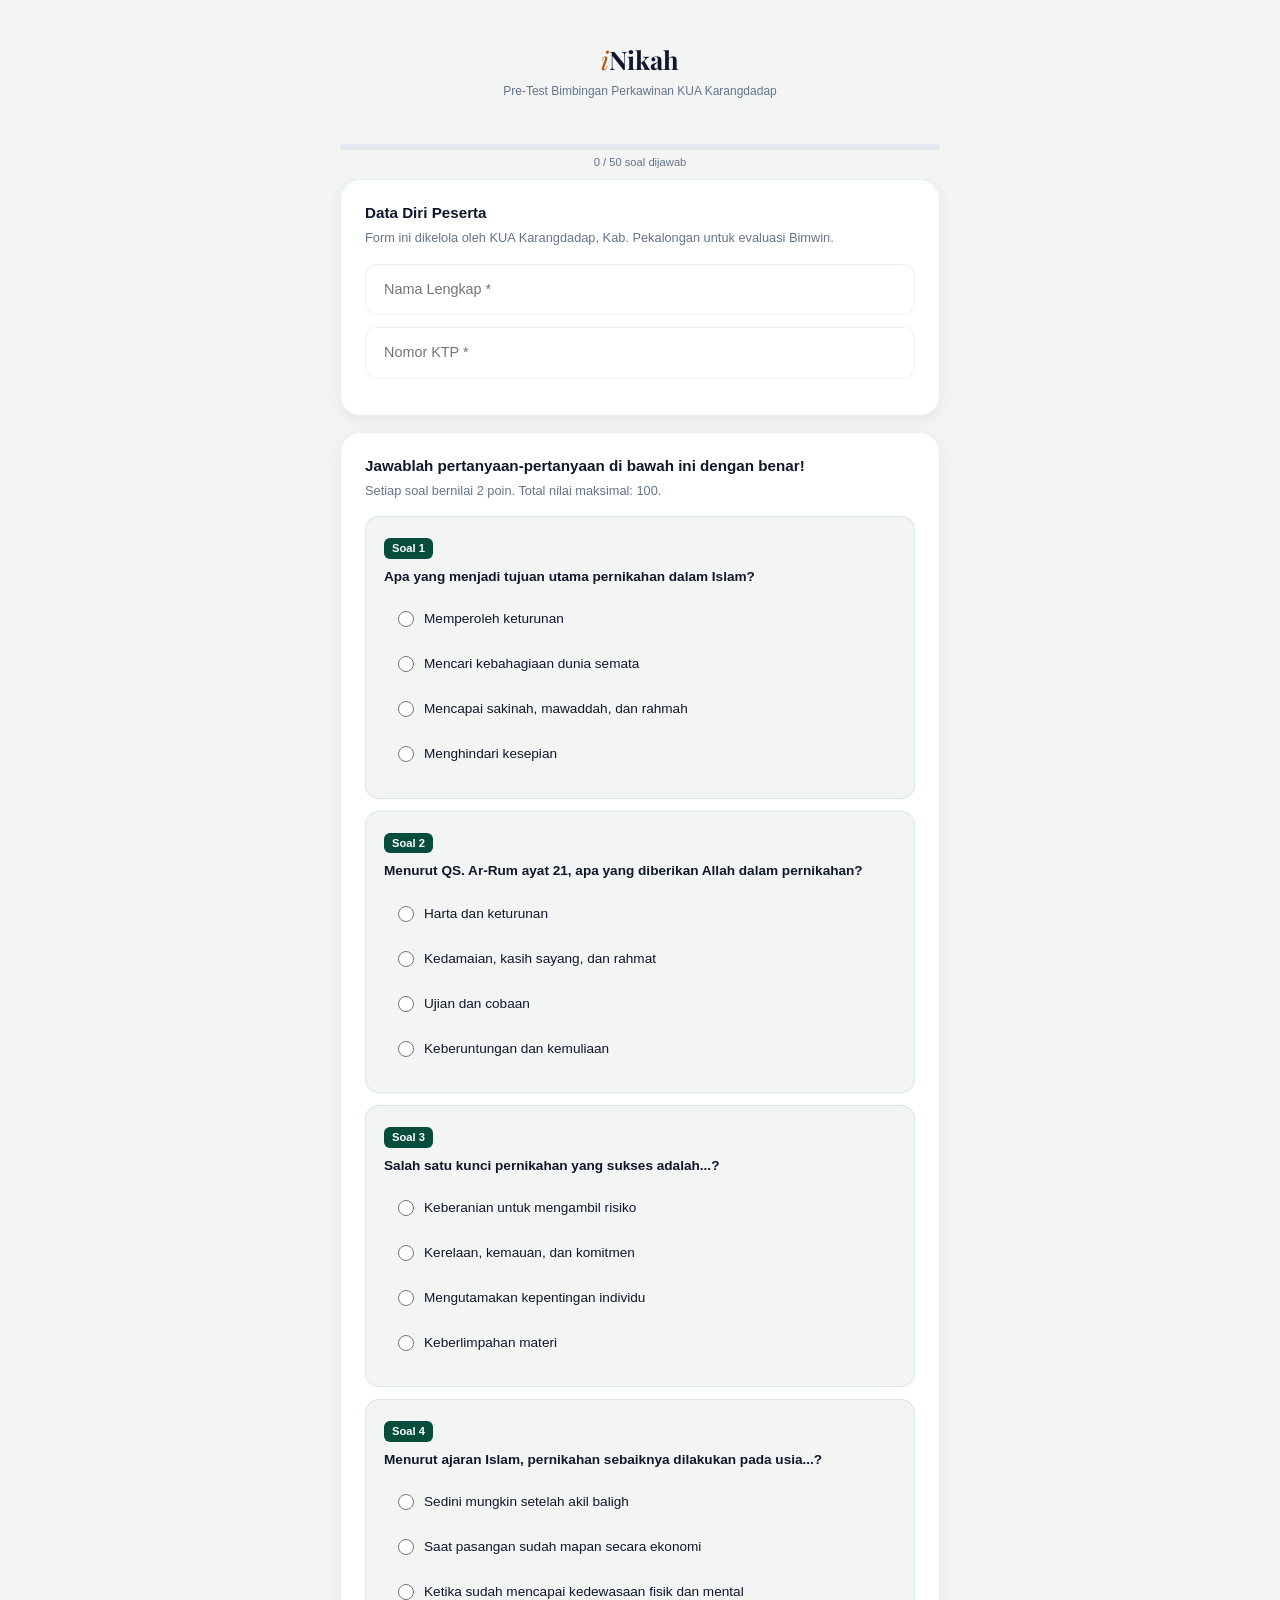
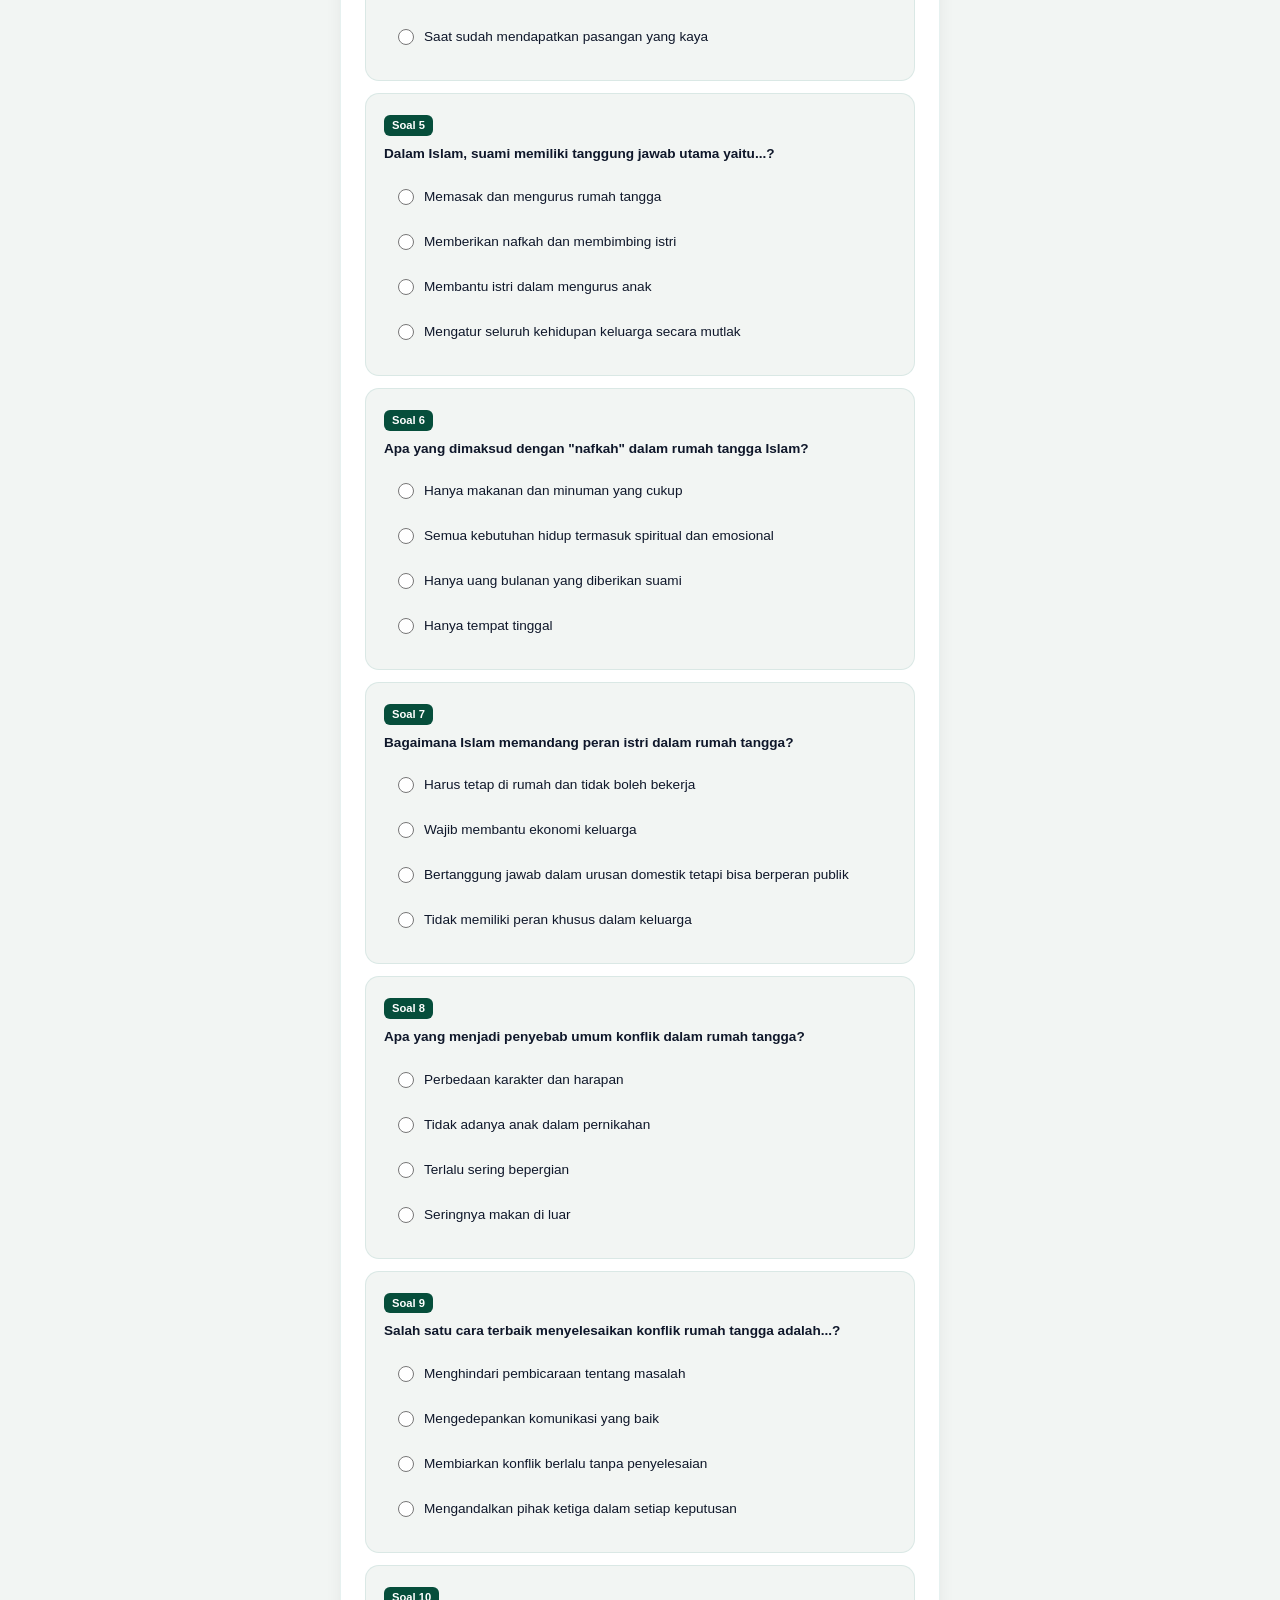
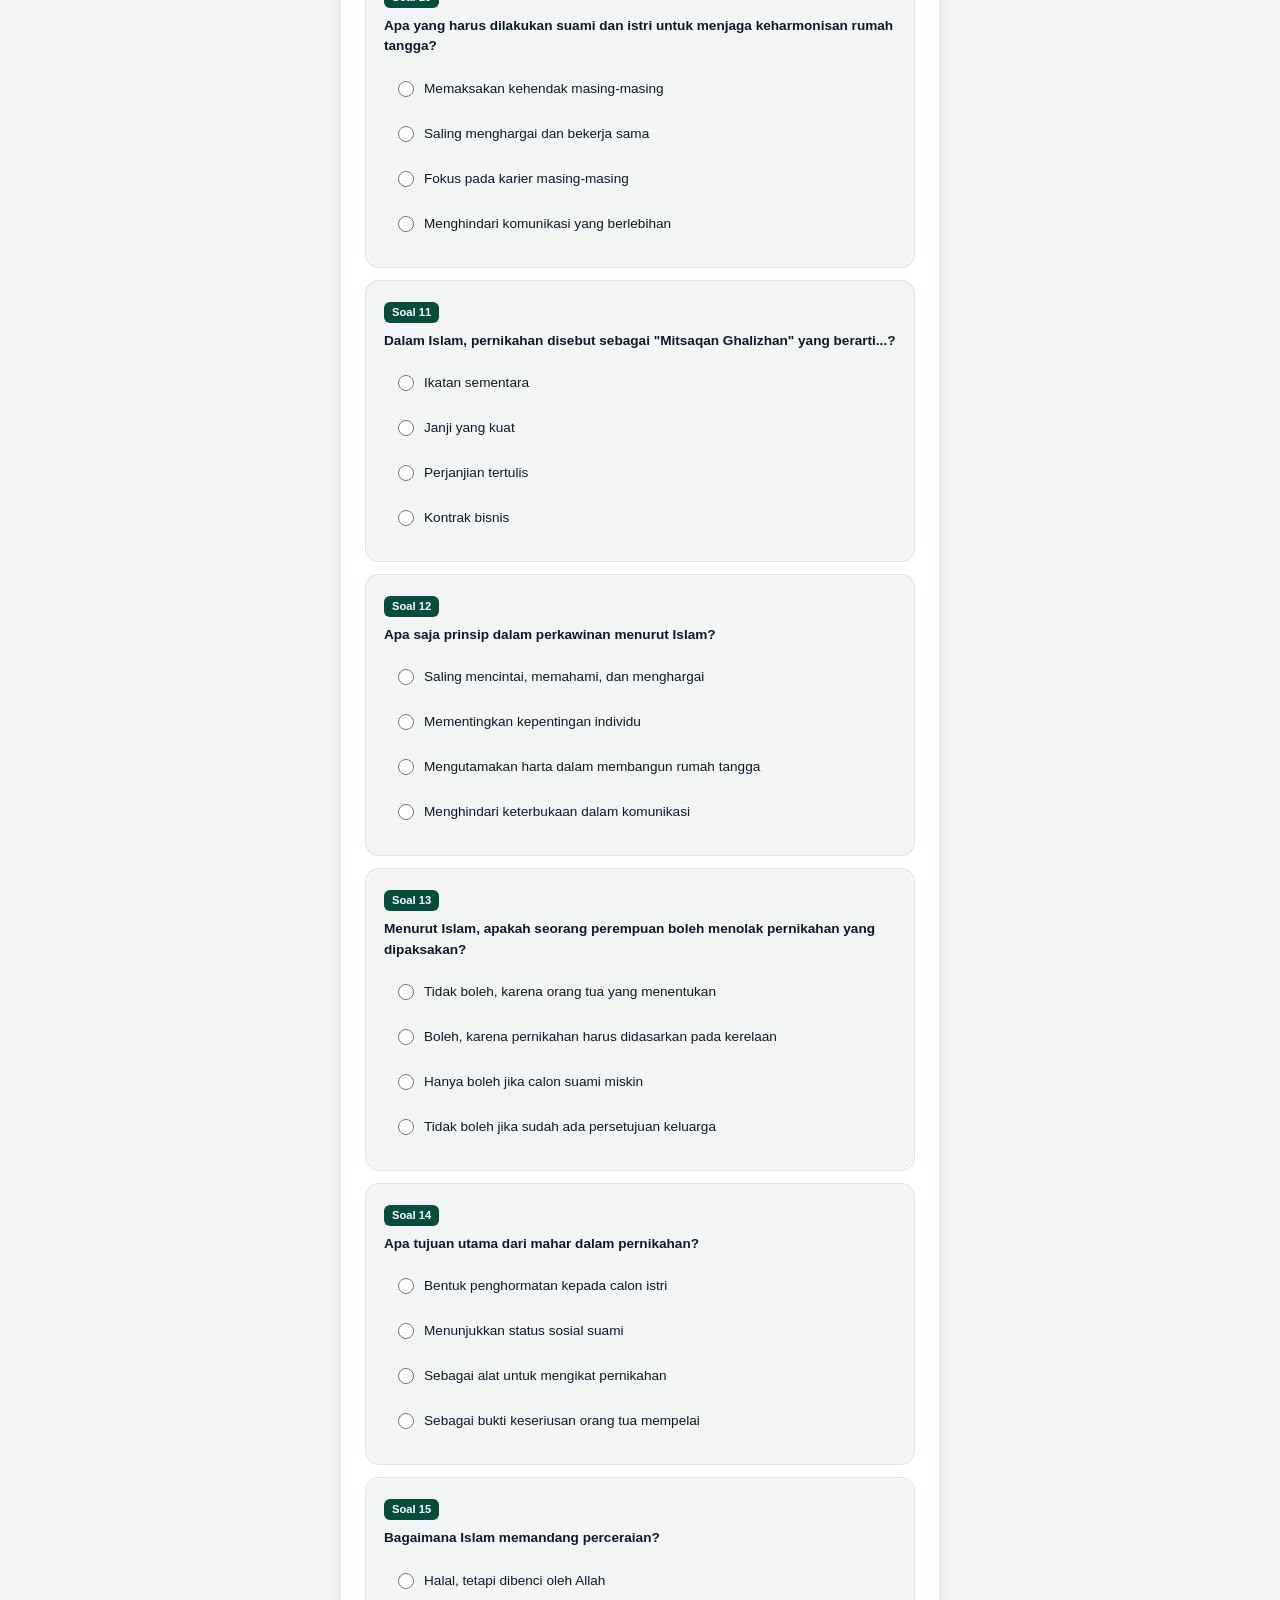
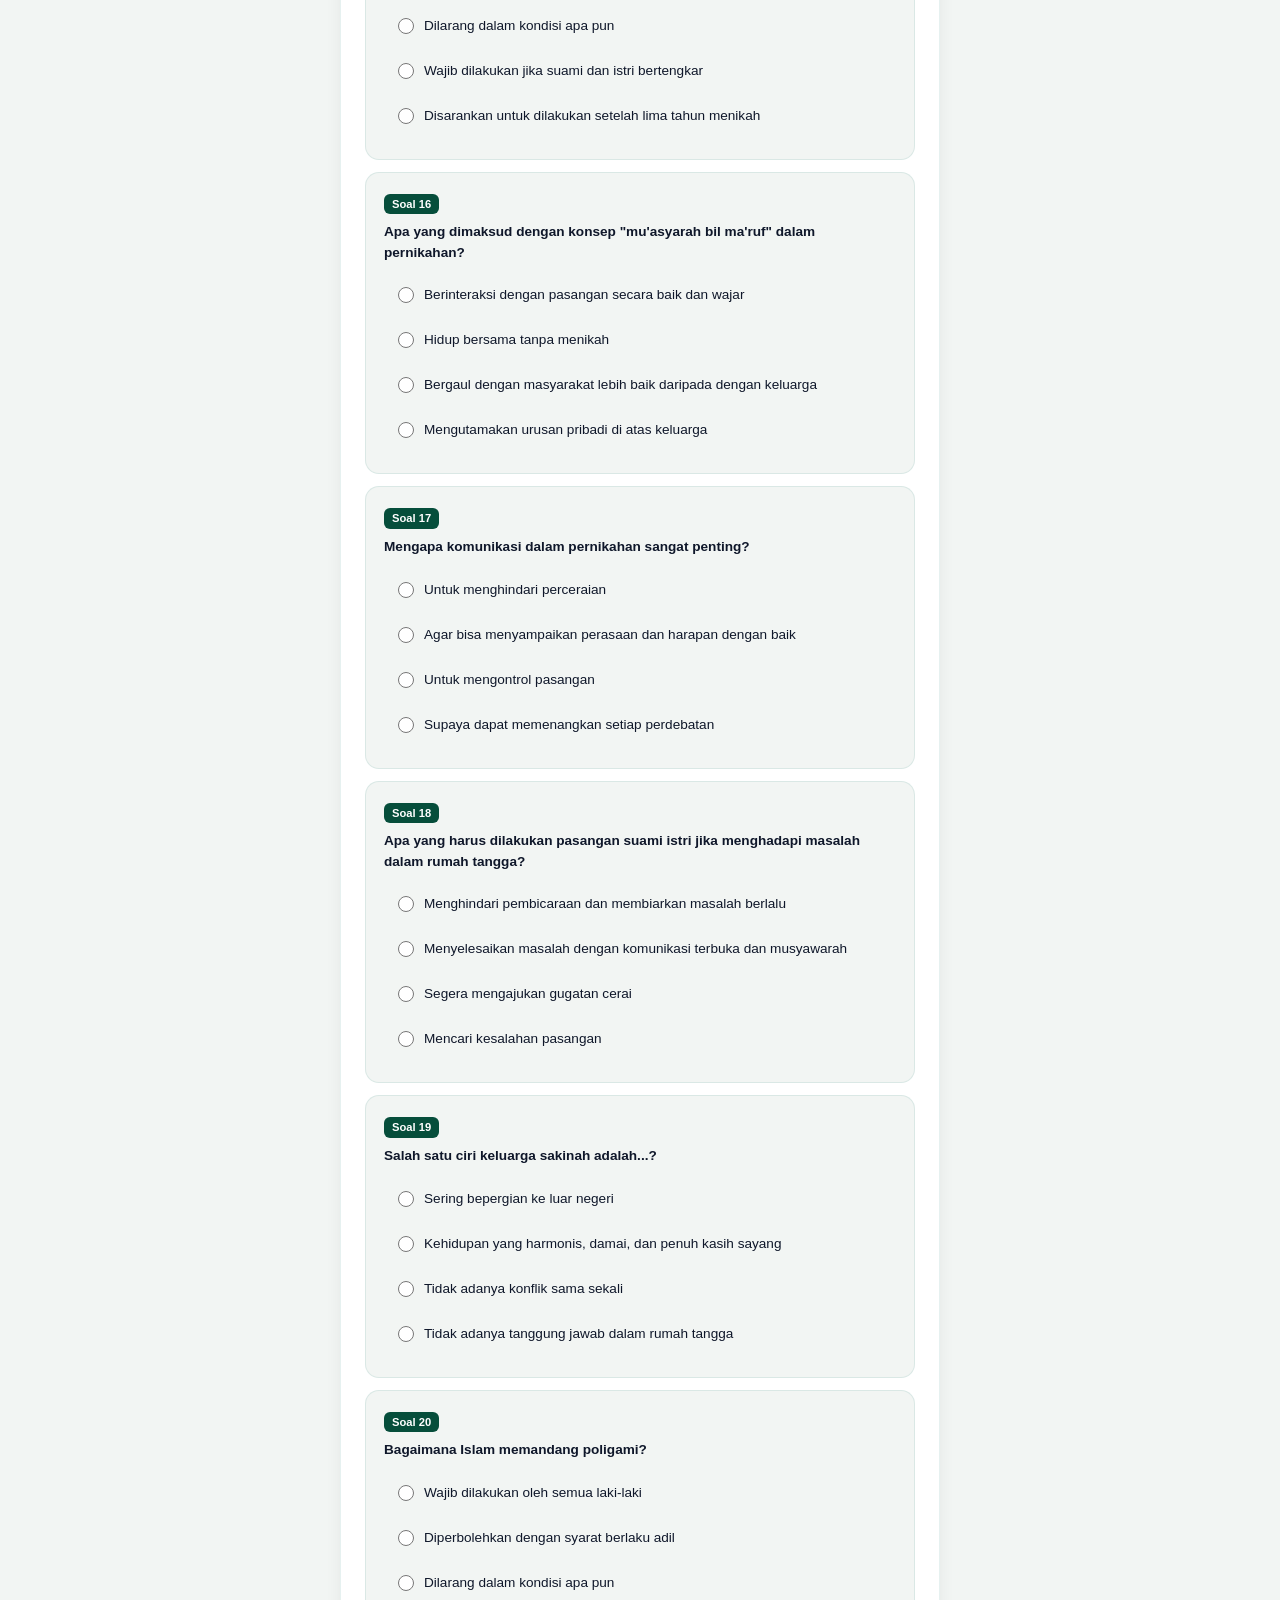
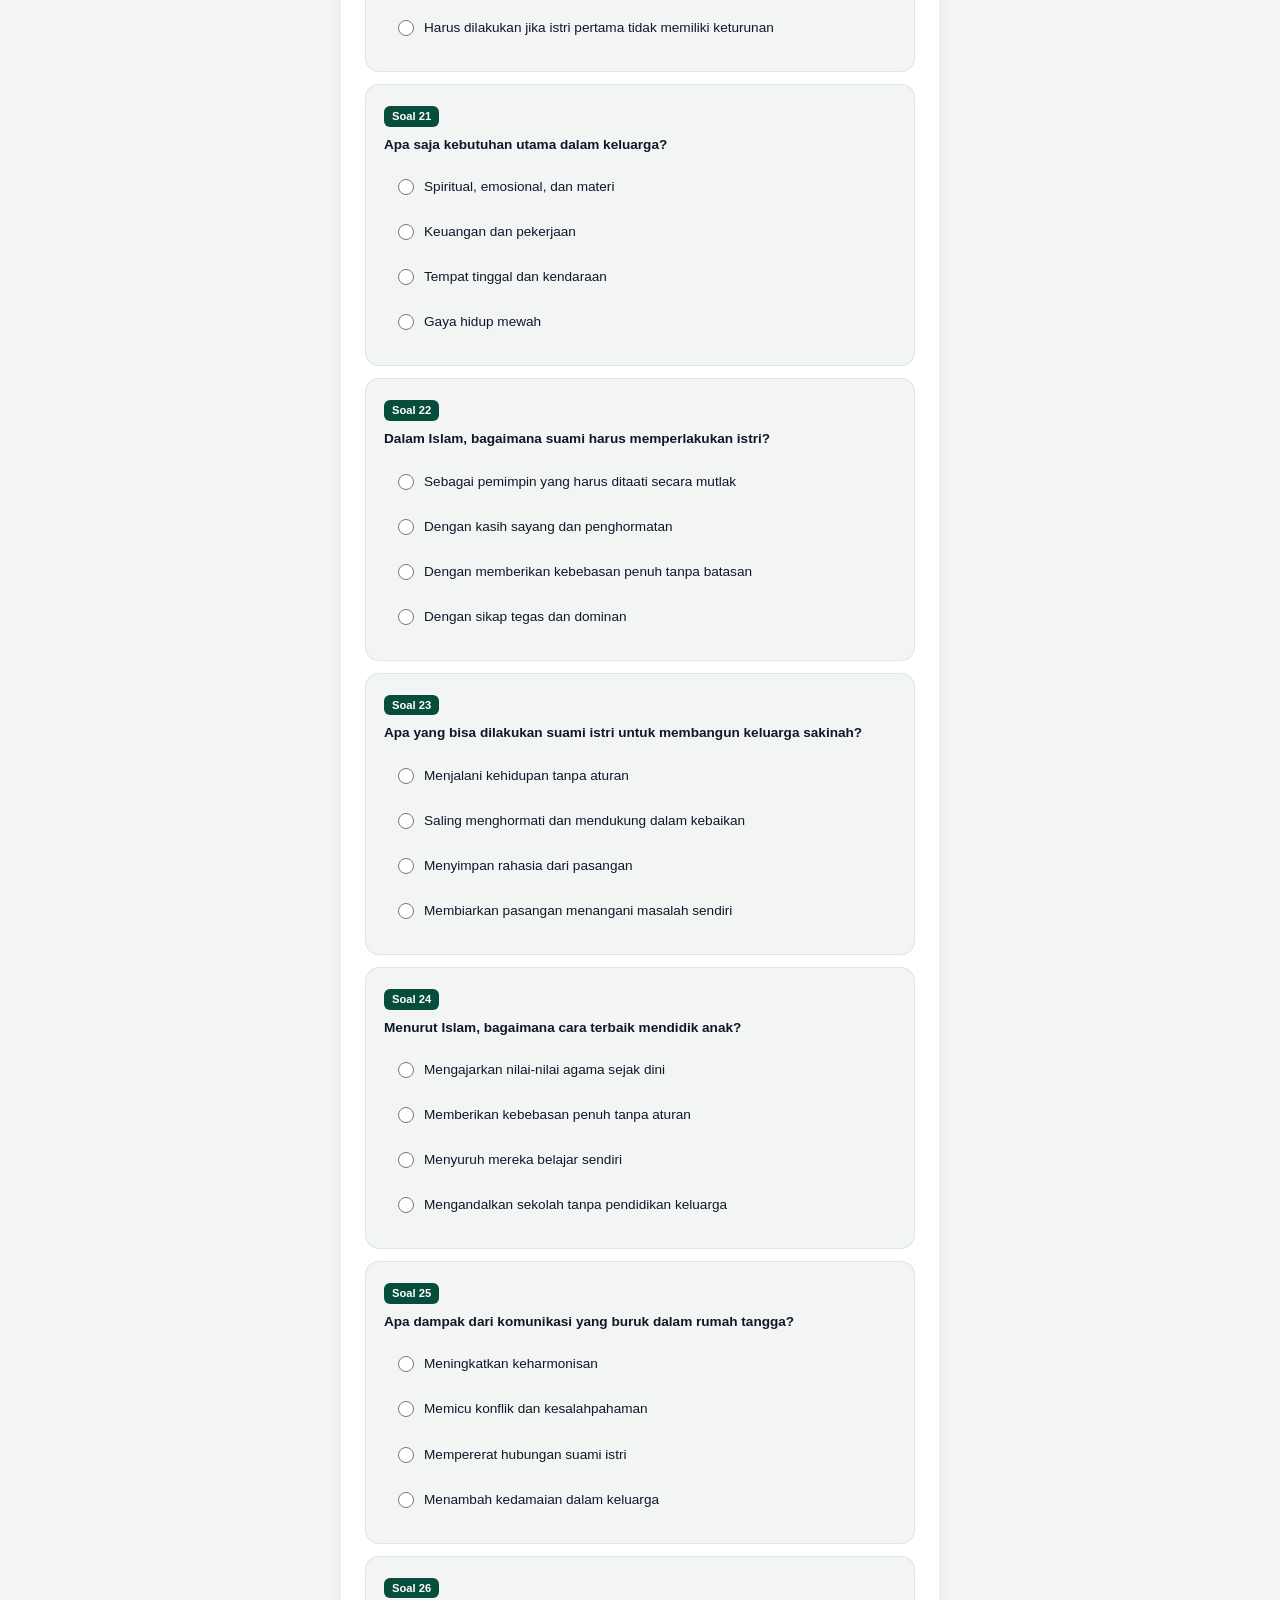
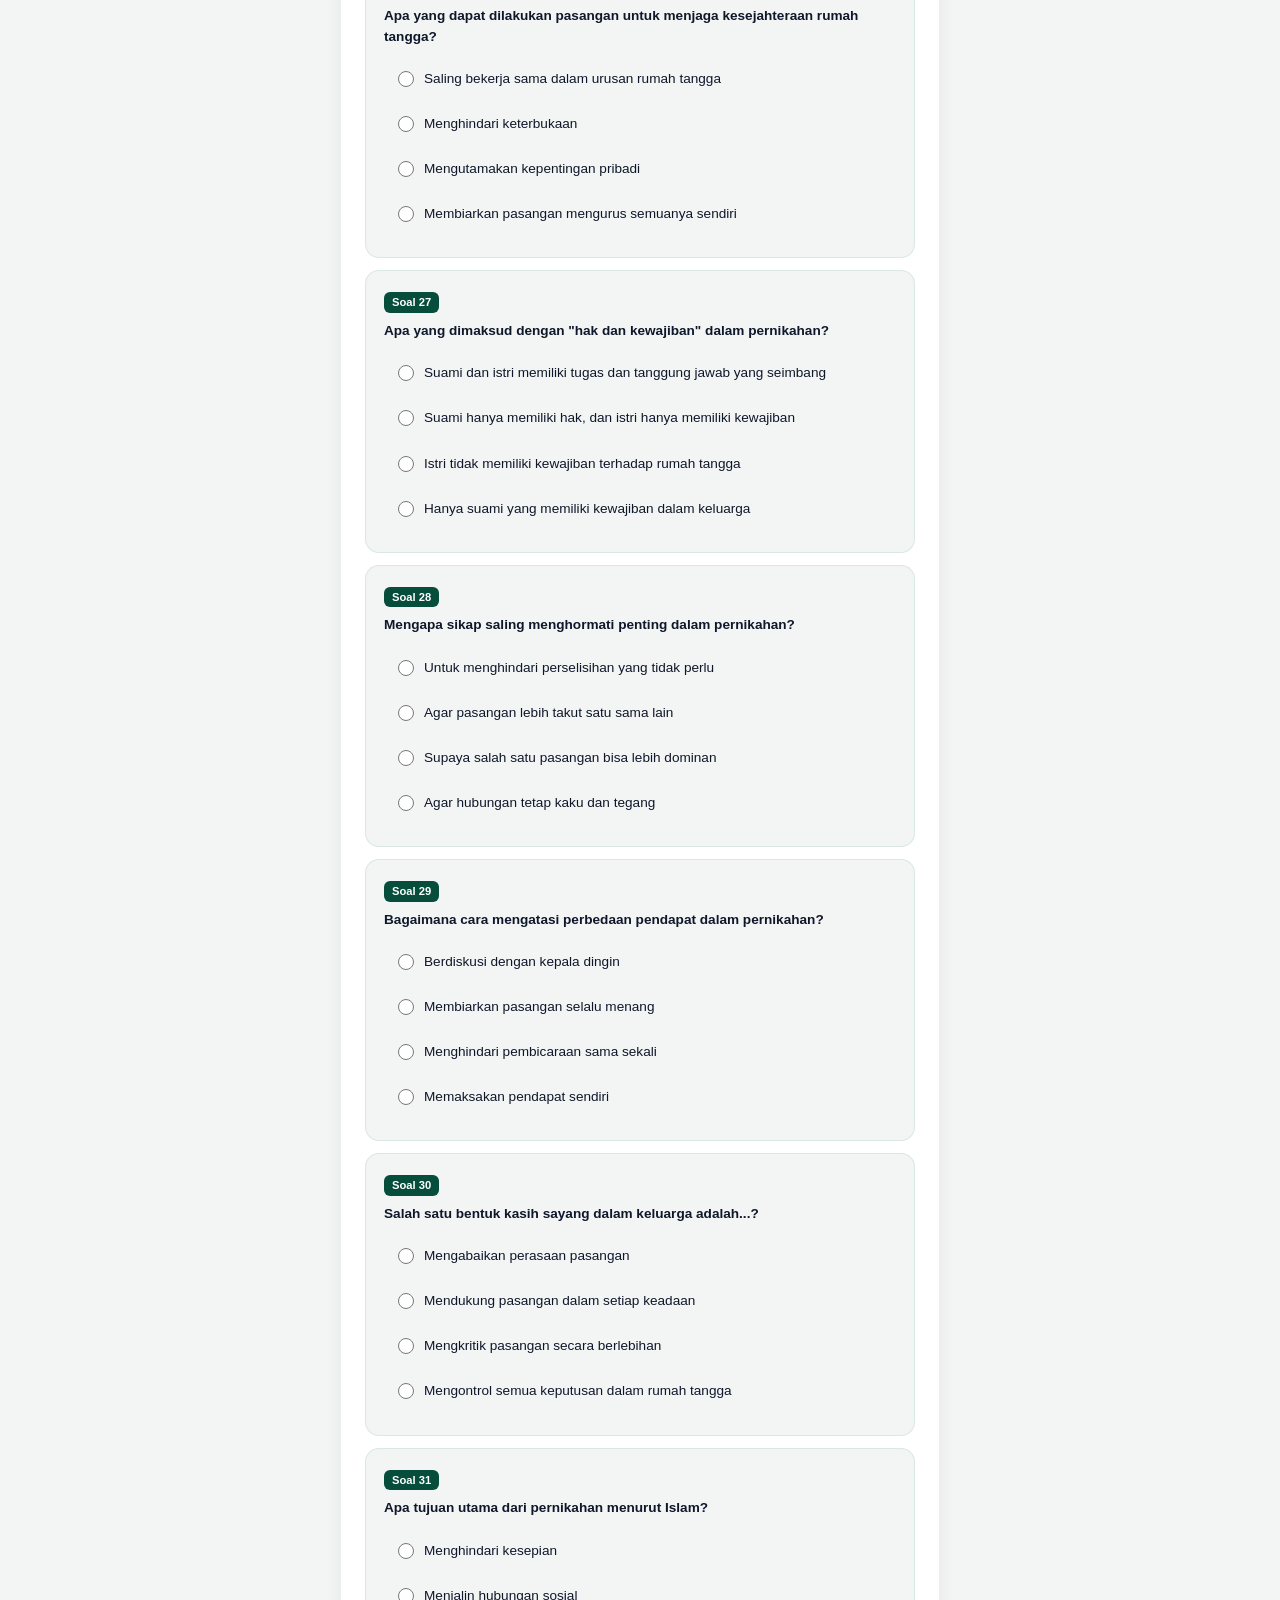
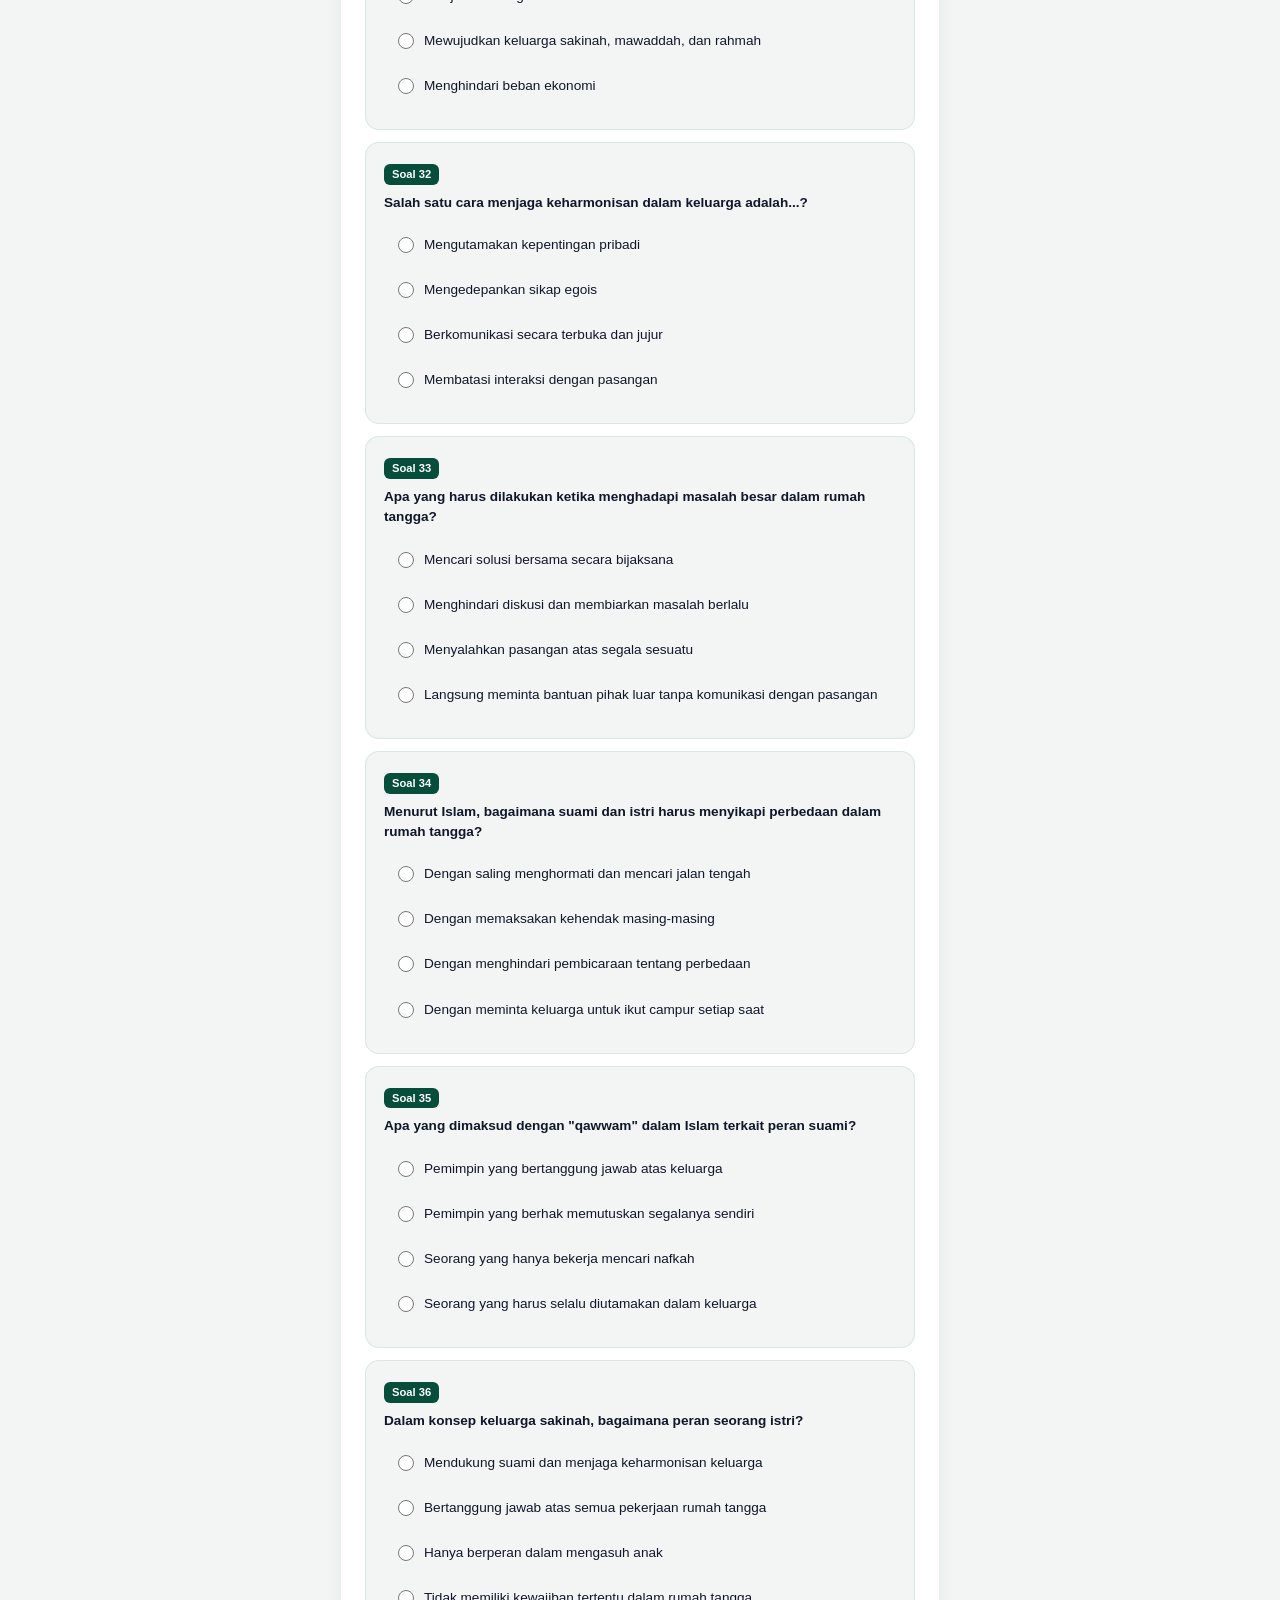
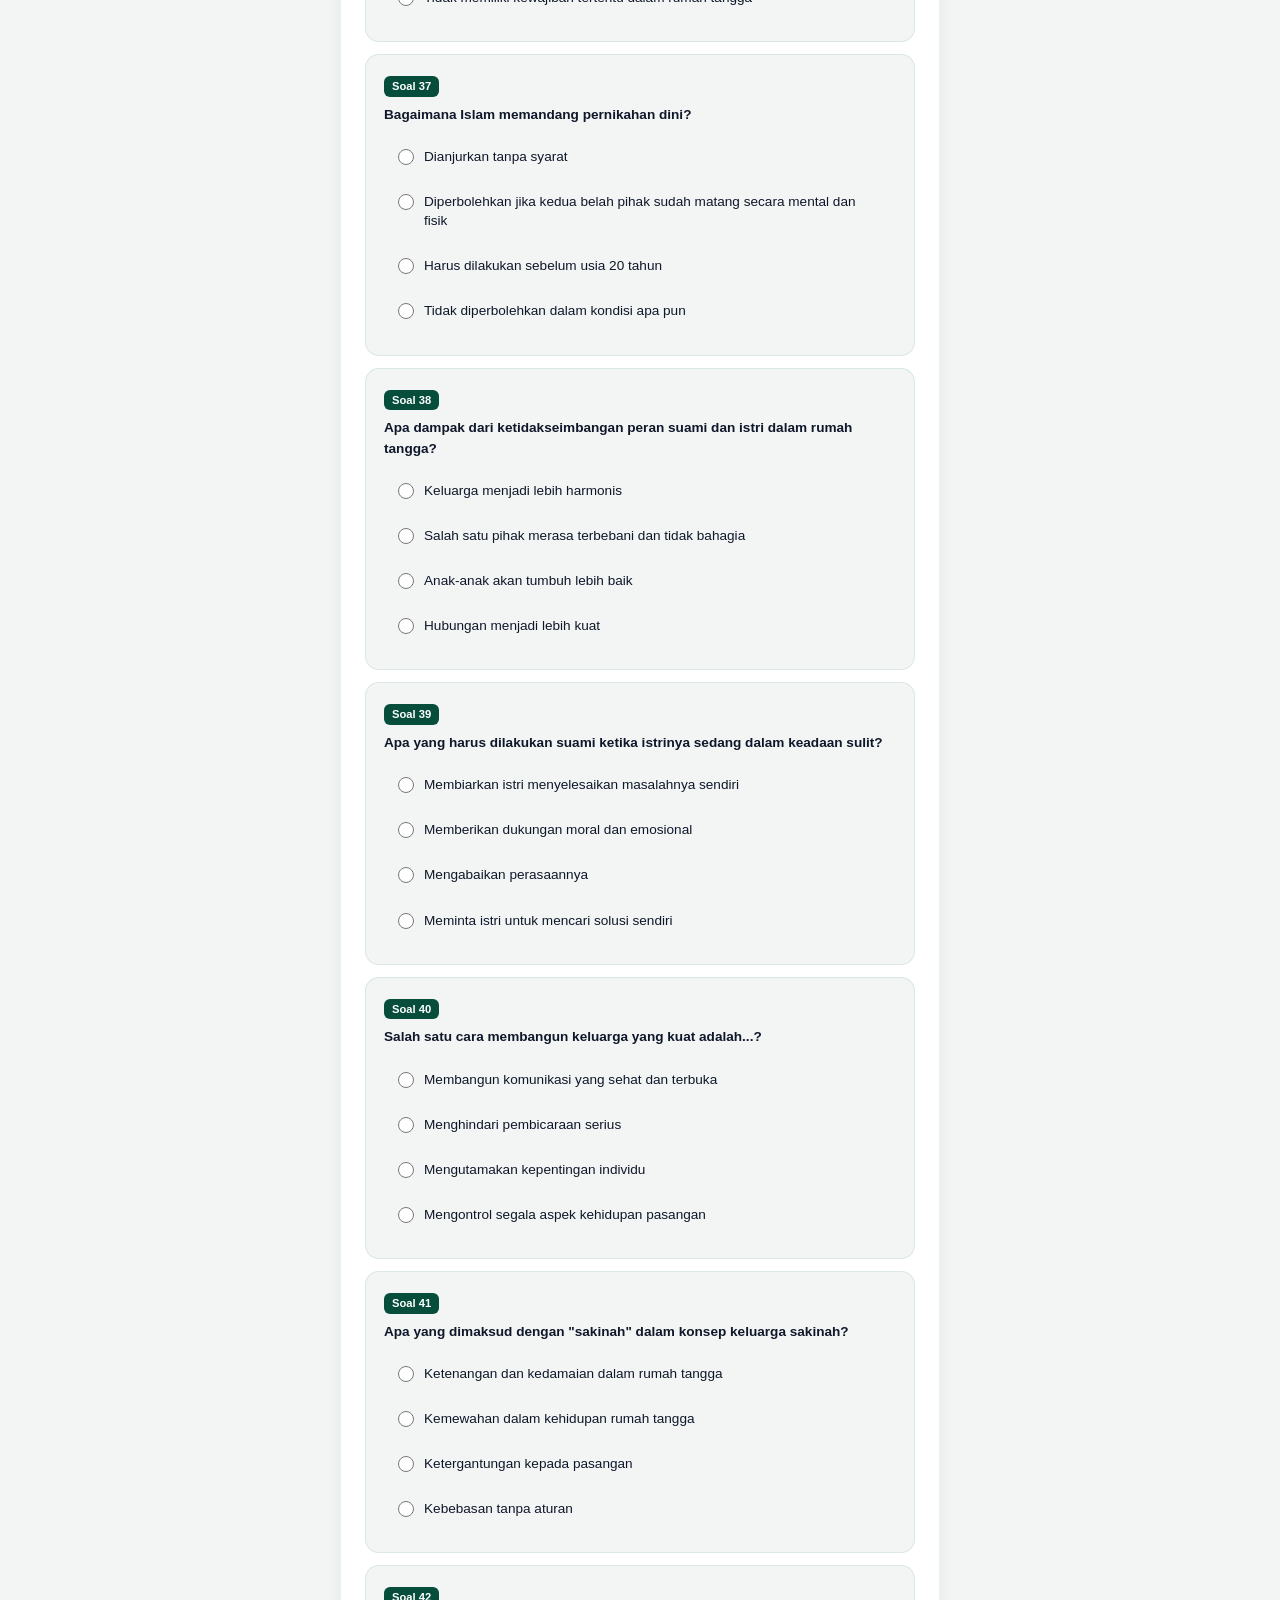
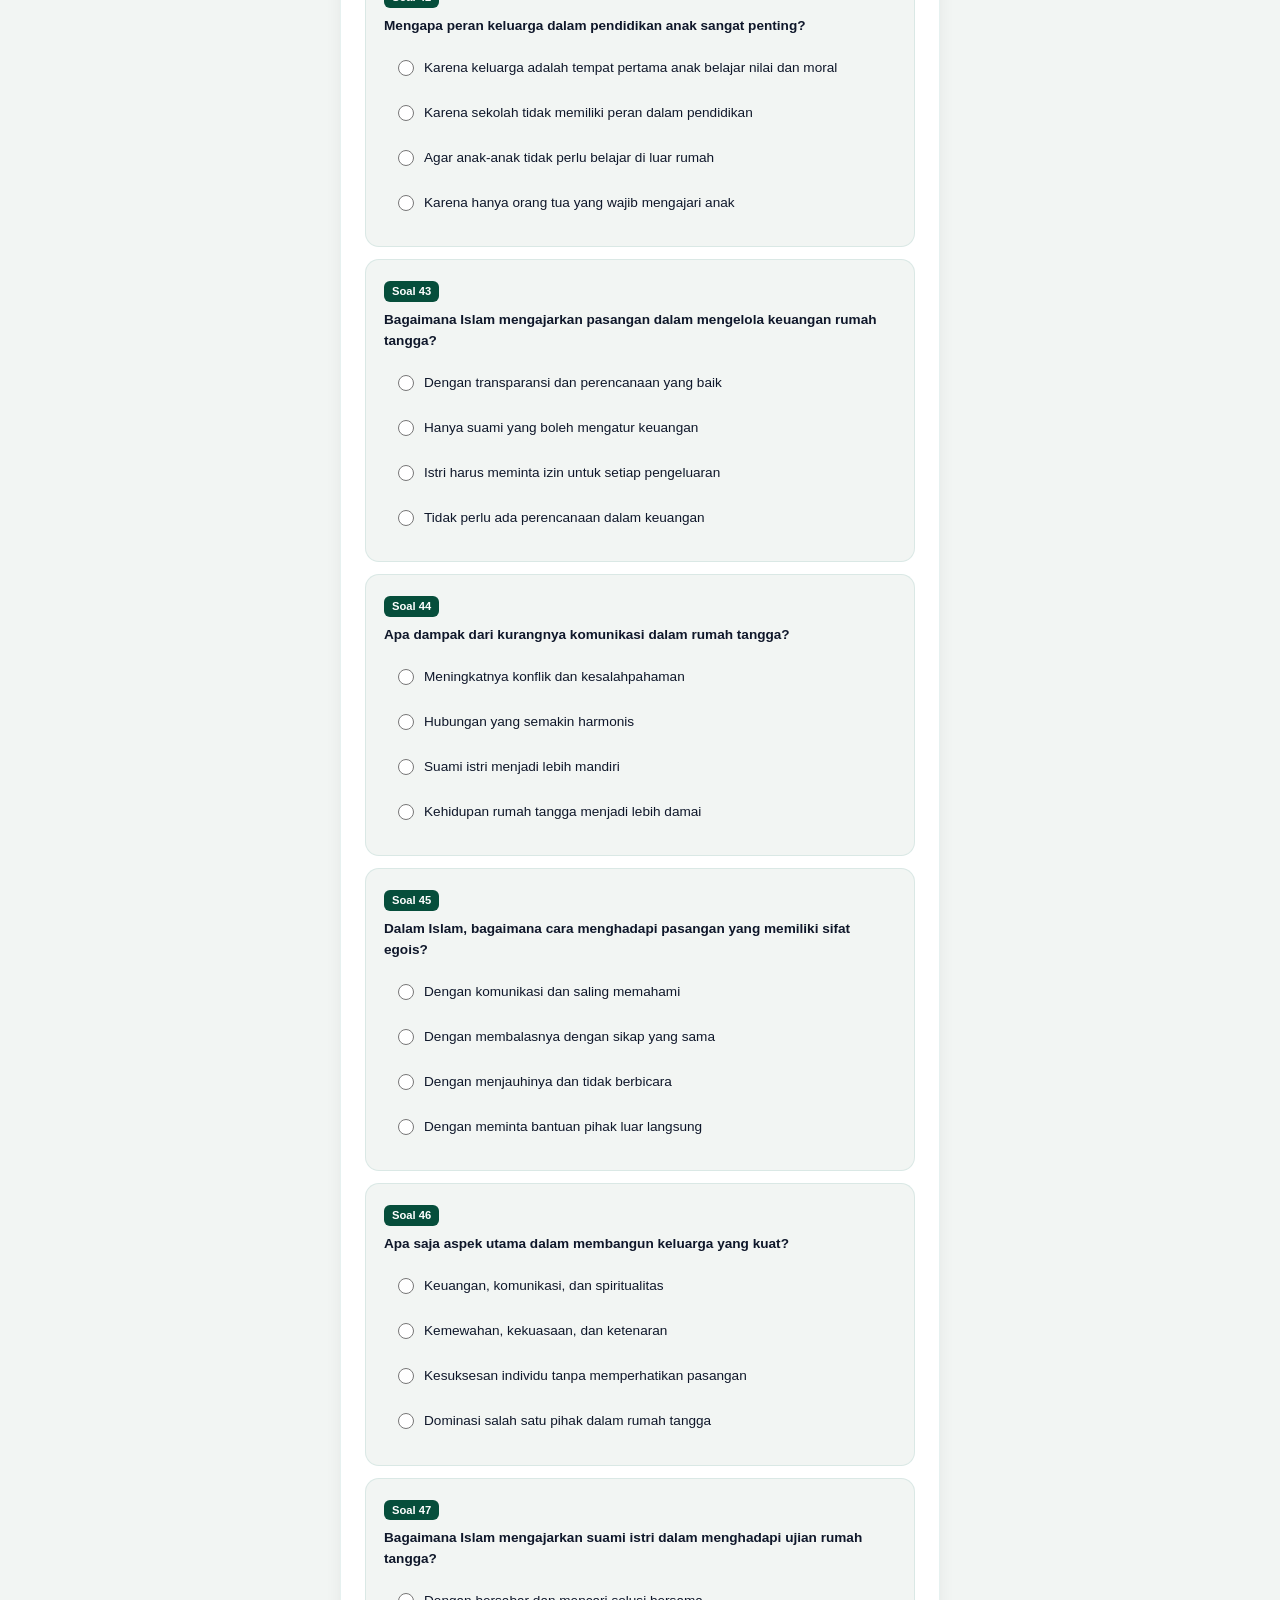
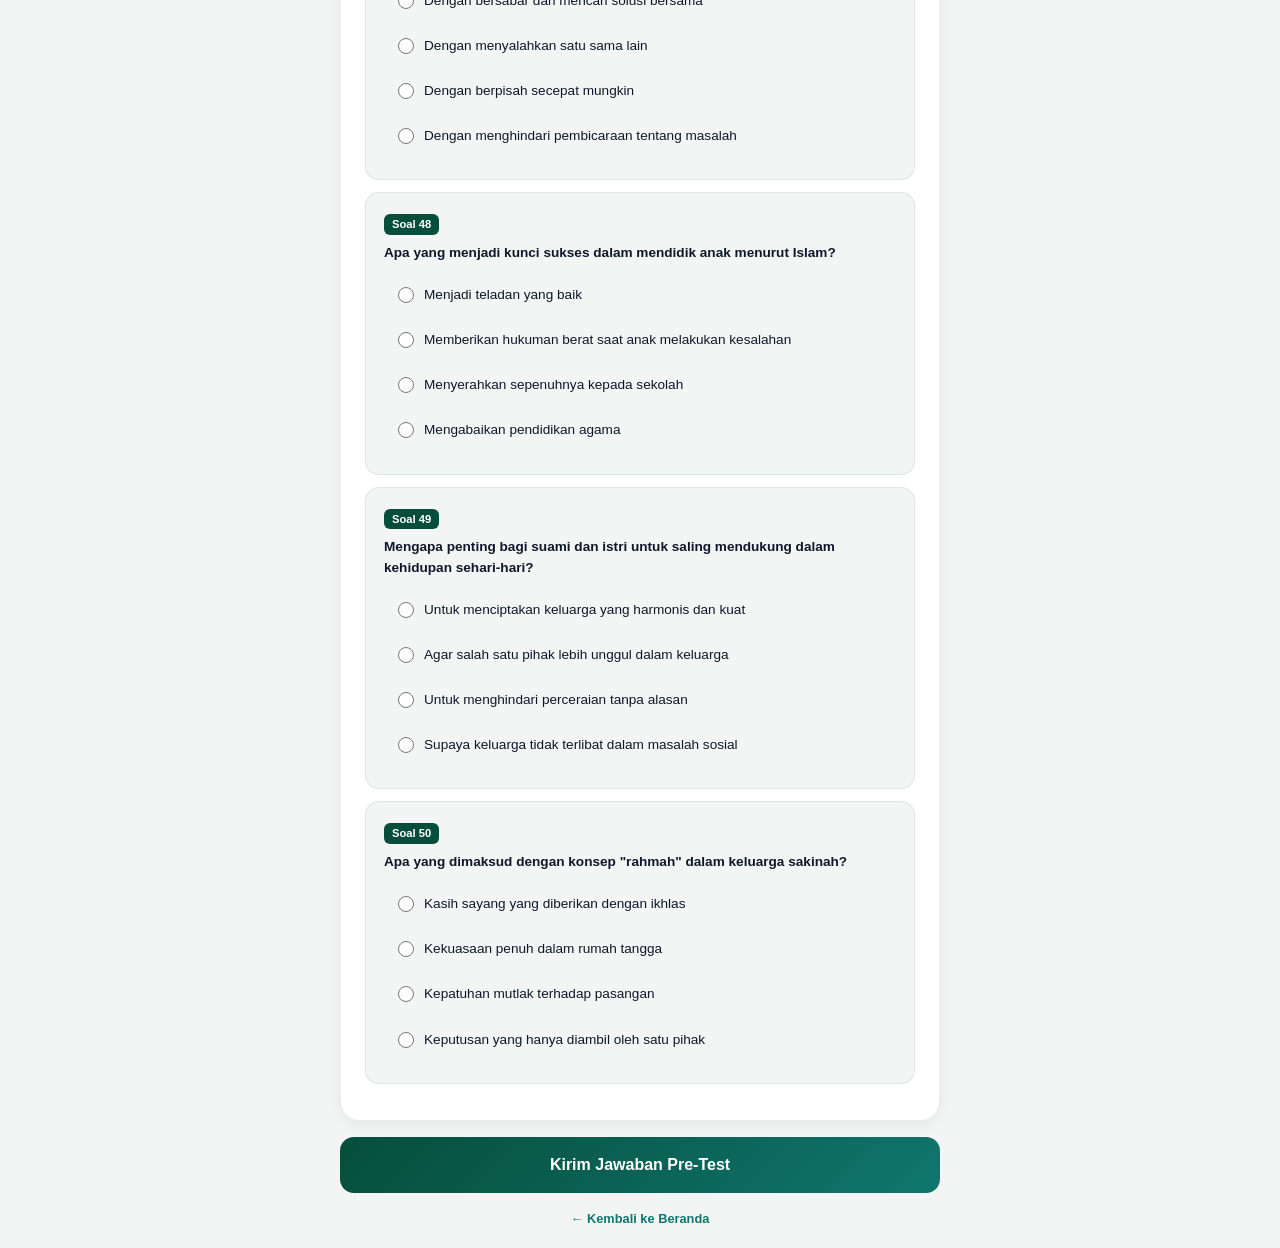
<file: pretest.html>
<!DOCTYPE html>
<html lang="id">
<head>
    <meta charset="UTF-8">
    <meta name="viewport" content="width=device-width, initial-scale=1.0">
    <title>Pre-Test Bimwin – iNikah</title>
    <link href="https://fonts.googleapis.com/icon?family=Material+Icons+Outlined" rel="stylesheet">
    <link href="https://fonts.googleapis.com/css2?family=Playfair+Display:ital,wght@0,700;1,400&display=swap" rel="stylesheet">
    <link href="https://cdn.jsdelivr.net/npm/bootstrap@5.3.0/dist/css/bootstrap.min.css" rel="stylesheet">
    <style>
        :root {
            --green-deep: #064e3b;
            --green-mid: #0f766e;
            --green-light: #14b8a6;
            --bg: #f2f5f3;
            --text: #0f172a;
            --muted: #64748b;
            --border: rgba(15, 118, 110, 0.1);
        }
        * { box-sizing: border-box; }
        body {
            font-family: -apple-system, BlinkMacSystemFont, "SF Pro Text", sans-serif;
            background: var(--bg); color: var(--text);
            min-height: 100vh; padding: 20px;
        }
        .form-container { max-width: 600px; margin: 0 auto; }
        .form-header { text-align: center; padding: 20px 0; }
        .form-logo { font-family: "Playfair Display", serif; font-size: 1.6rem; }
        .form-logo .wi { font-style: italic; color: #b45309; }
        .form-logo .wn { font-weight: 700; }
        .form-sub { font-size: 0.75rem; color: var(--muted); margin-top: 4px; }
        .form-card {
            background: #fff; border-radius: 20px; padding: 24px;
            box-shadow: 0 4px 16px rgba(0,0,0,0.06); border: 1px solid var(--border);
            margin-bottom: 16px;
        }
        .form-card h3 { font-size: 0.95rem; font-weight: 700; margin-bottom: 6px; }
        .form-card p { font-size: 0.8rem; color: var(--muted); margin-bottom: 16px; }
        .form-input {
            width: 100%; padding: 14px 18px; border-radius: 12px;
            border: 1.5px solid var(--border); font-size: 0.9rem;
            outline: none; margin-bottom: 12px; transition: border 0.2s;
        }
        .form-input:focus { border-color: var(--green-mid); }
        .question-card {
            background: var(--bg); border-radius: 14px; padding: 18px;
            margin-bottom: 12px; border: 1px solid var(--border);
        }
        .question-card .q-title {
            font-size: 0.85rem; font-weight: 600; margin-bottom: 12px; line-height: 1.5;
        }
        .question-card .q-num {
            display: inline-block; background: var(--green-deep); color: #fff;
            font-size: 0.7rem; padding: 2px 8px; border-radius: 6px;
            margin-bottom: 8px; font-weight: 700;
        }
        .option-label {
            display: flex; align-items: flex-start; gap: 10px;
            padding: 10px 14px; border-radius: 10px; cursor: pointer;
            margin-bottom: 6px; transition: background 0.2s; font-size: 0.85rem; line-height: 1.4;
        }
        .option-label:hover { background: rgba(15, 118, 110, 0.06); }
        .option-label input[type="radio"] { accent-color: var(--green-mid); width: 16px; height: 16px; margin-top: 2px; flex-shrink: 0; }
        .btn-submit {
            width: 100%; padding: 16px; border-radius: 14px; border: none;
            background: linear-gradient(135deg, var(--green-deep), var(--green-mid));
            color: #fff; font-size: 1rem; font-weight: 700; cursor: pointer;
            transition: opacity 0.2s;
        }
        .btn-submit:hover { opacity: 0.9; }
        .btn-submit:disabled { opacity: 0.5; cursor: not-allowed; }
        .success-msg { text-align: center; padding: 40px 20px; }
        .success-msg .material-icons-outlined { font-size: 64px; color: var(--green-mid); }
        .back-link {
            display: block; text-align: center; margin-top: 16px;
            font-size: 0.8rem; color: var(--green-mid); text-decoration: none; font-weight: 600;
        }
        .progress-bar-container { position: sticky; top: 0; z-index: 10; background: var(--bg); padding: 8px 0; }
        .progress-bar { height: 6px; background: #e2e8f0; border-radius: 3px; overflow: hidden; }
        .progress-bar-fill { height: 100%; background: linear-gradient(90deg, var(--green-deep), var(--green-light)); transition: width 0.3s; width: 0%; }
        .progress-text { font-size: 0.7rem; color: var(--muted); text-align: center; margin-top: 4px; }
    </style>
</head>
<body>
    <div class="form-container">
        <div class="form-header">
            <div class="form-logo"><span class="wi">i</span><span class="wn">Nikah</span></div>
            <p class="form-sub">Pre-Test Bimbingan Perkawinan KUA Karangdadap</p>
        </div>

        <div class="progress-bar-container">
            <div class="progress-bar"><div class="progress-bar-fill" id="progressFill"></div></div>
            <div class="progress-text" id="progressText">0 / 50 soal dijawab</div>
        </div>

        <form id="pretestForm">
            <!-- Data Diri -->
            <div class="form-card">
                <h3>Data Diri Peserta</h3>
                <p>Form ini dikelola oleh KUA Karangdadap, Kab. Pekalongan untuk evaluasi Bimwin.</p>
                <input type="text" class="form-input" id="nama" placeholder="Nama Lengkap *" required>
                <input type="text" class="form-input" id="nik" placeholder="Nomor KTP *" maxlength="16" inputmode="numeric" required>
            </div>

            <!-- Soal-soal -->
            <div class="form-card">
                <h3>Jawablah pertanyaan-pertanyaan di bawah ini dengan benar!</h3>
                <p>Setiap soal bernilai 2 poin. Total nilai maksimal: 100.</p>

                <div class="question-card">
                    <span class="q-num">Soal 1</span>
                    <div class="q-title">Apa yang menjadi tujuan utama pernikahan dalam Islam?</div>
                    <label class="option-label"><input type="radio" name="q1" value="a" required> Memperoleh keturunan</label>
                    <label class="option-label"><input type="radio" name="q1" value="b"> Mencari kebahagiaan dunia semata</label>
                    <label class="option-label"><input type="radio" name="q1" value="c"> Mencapai sakinah, mawaddah, dan rahmah</label>
                    <label class="option-label"><input type="radio" name="q1" value="d"> Menghindari kesepian</label>
                </div>

                <div class="question-card">
                    <span class="q-num">Soal 2</span>
                    <div class="q-title">Menurut QS. Ar-Rum ayat 21, apa yang diberikan Allah dalam pernikahan?</div>
                    <label class="option-label"><input type="radio" name="q2" value="a" required> Harta dan keturunan</label>
                    <label class="option-label"><input type="radio" name="q2" value="b"> Kedamaian, kasih sayang, dan rahmat</label>
                    <label class="option-label"><input type="radio" name="q2" value="c"> Ujian dan cobaan</label>
                    <label class="option-label"><input type="radio" name="q2" value="d"> Keberuntungan dan kemuliaan</label>
                </div>

                <div class="question-card">
                    <span class="q-num">Soal 3</span>
                    <div class="q-title">Salah satu kunci pernikahan yang sukses adalah...?</div>
                    <label class="option-label"><input type="radio" name="q3" value="a" required> Keberanian untuk mengambil risiko</label>
                    <label class="option-label"><input type="radio" name="q3" value="b"> Kerelaan, kemauan, dan komitmen</label>
                    <label class="option-label"><input type="radio" name="q3" value="c"> Mengutamakan kepentingan individu</label>
                    <label class="option-label"><input type="radio" name="q3" value="d"> Keberlimpahan materi</label>
                </div>

                <div class="question-card">
                    <span class="q-num">Soal 4</span>
                    <div class="q-title">Menurut ajaran Islam, pernikahan sebaiknya dilakukan pada usia...?</div>
                    <label class="option-label"><input type="radio" name="q4" value="a" required> Sedini mungkin setelah akil baligh</label>
                    <label class="option-label"><input type="radio" name="q4" value="b"> Saat pasangan sudah mapan secara ekonomi</label>
                    <label class="option-label"><input type="radio" name="q4" value="c"> Ketika sudah mencapai kedewasaan fisik dan mental</label>
                    <label class="option-label"><input type="radio" name="q4" value="d"> Saat sudah mendapatkan pasangan yang kaya</label>
                </div>

                <div class="question-card">
                    <span class="q-num">Soal 5</span>
                    <div class="q-title">Dalam Islam, suami memiliki tanggung jawab utama yaitu...?</div>
                    <label class="option-label"><input type="radio" name="q5" value="a" required> Memasak dan mengurus rumah tangga</label>
                    <label class="option-label"><input type="radio" name="q5" value="b"> Memberikan nafkah dan membimbing istri</label>
                    <label class="option-label"><input type="radio" name="q5" value="c"> Membantu istri dalam mengurus anak</label>
                    <label class="option-label"><input type="radio" name="q5" value="d"> Mengatur seluruh kehidupan keluarga secara mutlak</label>
                </div>

                <div class="question-card">
                    <span class="q-num">Soal 6</span>
                    <div class="q-title">Apa yang dimaksud dengan "nafkah" dalam rumah tangga Islam?</div>
                    <label class="option-label"><input type="radio" name="q6" value="a" required> Hanya makanan dan minuman yang cukup</label>
                    <label class="option-label"><input type="radio" name="q6" value="b"> Semua kebutuhan hidup termasuk spiritual dan emosional</label>
                    <label class="option-label"><input type="radio" name="q6" value="c"> Hanya uang bulanan yang diberikan suami</label>
                    <label class="option-label"><input type="radio" name="q6" value="d"> Hanya tempat tinggal</label>
                </div>

                <div class="question-card">
                    <span class="q-num">Soal 7</span>
                    <div class="q-title">Bagaimana Islam memandang peran istri dalam rumah tangga?</div>
                    <label class="option-label"><input type="radio" name="q7" value="a" required> Harus tetap di rumah dan tidak boleh bekerja</label>
                    <label class="option-label"><input type="radio" name="q7" value="b"> Wajib membantu ekonomi keluarga</label>
                    <label class="option-label"><input type="radio" name="q7" value="c"> Bertanggung jawab dalam urusan domestik tetapi bisa berperan publik</label>
                    <label class="option-label"><input type="radio" name="q7" value="d"> Tidak memiliki peran khusus dalam keluarga</label>
                </div>

                <div class="question-card">
                    <span class="q-num">Soal 8</span>
                    <div class="q-title">Apa yang menjadi penyebab umum konflik dalam rumah tangga?</div>
                    <label class="option-label"><input type="radio" name="q8" value="a" required> Perbedaan karakter dan harapan</label>
                    <label class="option-label"><input type="radio" name="q8" value="b"> Tidak adanya anak dalam pernikahan</label>
                    <label class="option-label"><input type="radio" name="q8" value="c"> Terlalu sering bepergian</label>
                    <label class="option-label"><input type="radio" name="q8" value="d"> Seringnya makan di luar</label>
                </div>

                <div class="question-card">
                    <span class="q-num">Soal 9</span>
                    <div class="q-title">Salah satu cara terbaik menyelesaikan konflik rumah tangga adalah...?</div>
                    <label class="option-label"><input type="radio" name="q9" value="a" required> Menghindari pembicaraan tentang masalah</label>
                    <label class="option-label"><input type="radio" name="q9" value="b"> Mengedepankan komunikasi yang baik</label>
                    <label class="option-label"><input type="radio" name="q9" value="c"> Membiarkan konflik berlalu tanpa penyelesaian</label>
                    <label class="option-label"><input type="radio" name="q9" value="d"> Mengandalkan pihak ketiga dalam setiap keputusan</label>
                </div>

                <div class="question-card">
                    <span class="q-num">Soal 10</span>
                    <div class="q-title">Apa yang harus dilakukan suami dan istri untuk menjaga keharmonisan rumah tangga?</div>
                    <label class="option-label"><input type="radio" name="q10" value="a" required> Memaksakan kehendak masing-masing</label>
                    <label class="option-label"><input type="radio" name="q10" value="b"> Saling menghargai dan bekerja sama</label>
                    <label class="option-label"><input type="radio" name="q10" value="c"> Fokus pada karier masing-masing</label>
                    <label class="option-label"><input type="radio" name="q10" value="d"> Menghindari komunikasi yang berlebihan</label>
                </div>

                <div class="question-card">
                    <span class="q-num">Soal 11</span>
                    <div class="q-title">Dalam Islam, pernikahan disebut sebagai "Mitsaqan Ghalizhan" yang berarti...?</div>
                    <label class="option-label"><input type="radio" name="q11" value="a" required> Ikatan sementara</label>
                    <label class="option-label"><input type="radio" name="q11" value="b"> Janji yang kuat</label>
                    <label class="option-label"><input type="radio" name="q11" value="c"> Perjanjian tertulis</label>
                    <label class="option-label"><input type="radio" name="q11" value="d"> Kontrak bisnis</label>
                </div>

                <div class="question-card">
                    <span class="q-num">Soal 12</span>
                    <div class="q-title">Apa saja prinsip dalam perkawinan menurut Islam?</div>
                    <label class="option-label"><input type="radio" name="q12" value="a" required> Saling mencintai, memahami, dan menghargai</label>
                    <label class="option-label"><input type="radio" name="q12" value="b"> Mementingkan kepentingan individu</label>
                    <label class="option-label"><input type="radio" name="q12" value="c"> Mengutamakan harta dalam membangun rumah tangga</label>
                    <label class="option-label"><input type="radio" name="q12" value="d"> Menghindari keterbukaan dalam komunikasi</label>
                </div>

                <div class="question-card">
                    <span class="q-num">Soal 13</span>
                    <div class="q-title">Menurut Islam, apakah seorang perempuan boleh menolak pernikahan yang dipaksakan?</div>
                    <label class="option-label"><input type="radio" name="q13" value="a" required> Tidak boleh, karena orang tua yang menentukan</label>
                    <label class="option-label"><input type="radio" name="q13" value="b"> Boleh, karena pernikahan harus didasarkan pada kerelaan</label>
                    <label class="option-label"><input type="radio" name="q13" value="c"> Hanya boleh jika calon suami miskin</label>
                    <label class="option-label"><input type="radio" name="q13" value="d"> Tidak boleh jika sudah ada persetujuan keluarga</label>
                </div>

                <div class="question-card">
                    <span class="q-num">Soal 14</span>
                    <div class="q-title">Apa tujuan utama dari mahar dalam pernikahan?</div>
                    <label class="option-label"><input type="radio" name="q14" value="a" required> Bentuk penghormatan kepada calon istri</label>
                    <label class="option-label"><input type="radio" name="q14" value="b"> Menunjukkan status sosial suami</label>
                    <label class="option-label"><input type="radio" name="q14" value="c"> Sebagai alat untuk mengikat pernikahan</label>
                    <label class="option-label"><input type="radio" name="q14" value="d"> Sebagai bukti keseriusan orang tua mempelai</label>
                </div>

                <div class="question-card">
                    <span class="q-num">Soal 15</span>
                    <div class="q-title">Bagaimana Islam memandang perceraian?</div>
                    <label class="option-label"><input type="radio" name="q15" value="a" required> Halal, tetapi dibenci oleh Allah</label>
                    <label class="option-label"><input type="radio" name="q15" value="b"> Dilarang dalam kondisi apa pun</label>
                    <label class="option-label"><input type="radio" name="q15" value="c"> Wajib dilakukan jika suami dan istri bertengkar</label>
                    <label class="option-label"><input type="radio" name="q15" value="d"> Disarankan untuk dilakukan setelah lima tahun menikah</label>
                </div>

                <div class="question-card">
                    <span class="q-num">Soal 16</span>
                    <div class="q-title">Apa yang dimaksud dengan konsep "mu'asyarah bil ma'ruf" dalam pernikahan?</div>
                    <label class="option-label"><input type="radio" name="q16" value="a" required> Berinteraksi dengan pasangan secara baik dan wajar</label>
                    <label class="option-label"><input type="radio" name="q16" value="b"> Hidup bersama tanpa menikah</label>
                    <label class="option-label"><input type="radio" name="q16" value="c"> Bergaul dengan masyarakat lebih baik daripada dengan keluarga</label>
                    <label class="option-label"><input type="radio" name="q16" value="d"> Mengutamakan urusan pribadi di atas keluarga</label>
                </div>

                <div class="question-card">
                    <span class="q-num">Soal 17</span>
                    <div class="q-title">Mengapa komunikasi dalam pernikahan sangat penting?</div>
                    <label class="option-label"><input type="radio" name="q17" value="a" required> Untuk menghindari perceraian</label>
                    <label class="option-label"><input type="radio" name="q17" value="b"> Agar bisa menyampaikan perasaan dan harapan dengan baik</label>
                    <label class="option-label"><input type="radio" name="q17" value="c"> Untuk mengontrol pasangan</label>
                    <label class="option-label"><input type="radio" name="q17" value="d"> Supaya dapat memenangkan setiap perdebatan</label>
                </div>

                <div class="question-card">
                    <span class="q-num">Soal 18</span>
                    <div class="q-title">Apa yang harus dilakukan pasangan suami istri jika menghadapi masalah dalam rumah tangga?</div>
                    <label class="option-label"><input type="radio" name="q18" value="a" required> Menghindari pembicaraan dan membiarkan masalah berlalu</label>
                    <label class="option-label"><input type="radio" name="q18" value="b"> Menyelesaikan masalah dengan komunikasi terbuka dan musyawarah</label>
                    <label class="option-label"><input type="radio" name="q18" value="c"> Segera mengajukan gugatan cerai</label>
                    <label class="option-label"><input type="radio" name="q18" value="d"> Mencari kesalahan pasangan</label>
                </div>

                <div class="question-card">
                    <span class="q-num">Soal 19</span>
                    <div class="q-title">Salah satu ciri keluarga sakinah adalah...?</div>
                    <label class="option-label"><input type="radio" name="q19" value="a" required> Sering bepergian ke luar negeri</label>
                    <label class="option-label"><input type="radio" name="q19" value="b"> Kehidupan yang harmonis, damai, dan penuh kasih sayang</label>
                    <label class="option-label"><input type="radio" name="q19" value="c"> Tidak adanya konflik sama sekali</label>
                    <label class="option-label"><input type="radio" name="q19" value="d"> Tidak adanya tanggung jawab dalam rumah tangga</label>
                </div>

                <div class="question-card">
                    <span class="q-num">Soal 20</span>
                    <div class="q-title">Bagaimana Islam memandang poligami?</div>
                    <label class="option-label"><input type="radio" name="q20" value="a" required> Wajib dilakukan oleh semua laki-laki</label>
                    <label class="option-label"><input type="radio" name="q20" value="b"> Diperbolehkan dengan syarat berlaku adil</label>
                    <label class="option-label"><input type="radio" name="q20" value="c"> Dilarang dalam kondisi apa pun</label>
                    <label class="option-label"><input type="radio" name="q20" value="d"> Harus dilakukan jika istri pertama tidak memiliki keturunan</label>
                </div>

                <div class="question-card">
                    <span class="q-num">Soal 21</span>
                    <div class="q-title">Apa saja kebutuhan utama dalam keluarga?</div>
                    <label class="option-label"><input type="radio" name="q21" value="a" required> Spiritual, emosional, dan materi</label>
                    <label class="option-label"><input type="radio" name="q21" value="b"> Keuangan dan pekerjaan</label>
                    <label class="option-label"><input type="radio" name="q21" value="c"> Tempat tinggal dan kendaraan</label>
                    <label class="option-label"><input type="radio" name="q21" value="d"> Gaya hidup mewah</label>
                </div>

                <div class="question-card">
                    <span class="q-num">Soal 22</span>
                    <div class="q-title">Dalam Islam, bagaimana suami harus memperlakukan istri?</div>
                    <label class="option-label"><input type="radio" name="q22" value="a" required> Sebagai pemimpin yang harus ditaati secara mutlak</label>
                    <label class="option-label"><input type="radio" name="q22" value="b"> Dengan kasih sayang dan penghormatan</label>
                    <label class="option-label"><input type="radio" name="q22" value="c"> Dengan memberikan kebebasan penuh tanpa batasan</label>
                    <label class="option-label"><input type="radio" name="q22" value="d"> Dengan sikap tegas dan dominan</label>
                </div>

                <div class="question-card">
                    <span class="q-num">Soal 23</span>
                    <div class="q-title">Apa yang bisa dilakukan suami istri untuk membangun keluarga sakinah?</div>
                    <label class="option-label"><input type="radio" name="q23" value="a" required> Menjalani kehidupan tanpa aturan</label>
                    <label class="option-label"><input type="radio" name="q23" value="b"> Saling menghormati dan mendukung dalam kebaikan</label>
                    <label class="option-label"><input type="radio" name="q23" value="c"> Menyimpan rahasia dari pasangan</label>
                    <label class="option-label"><input type="radio" name="q23" value="d"> Membiarkan pasangan menangani masalah sendiri</label>
                </div>

                <div class="question-card">
                    <span class="q-num">Soal 24</span>
                    <div class="q-title">Menurut Islam, bagaimana cara terbaik mendidik anak?</div>
                    <label class="option-label"><input type="radio" name="q24" value="a" required> Mengajarkan nilai-nilai agama sejak dini</label>
                    <label class="option-label"><input type="radio" name="q24" value="b"> Memberikan kebebasan penuh tanpa aturan</label>
                    <label class="option-label"><input type="radio" name="q24" value="c"> Menyuruh mereka belajar sendiri</label>
                    <label class="option-label"><input type="radio" name="q24" value="d"> Mengandalkan sekolah tanpa pendidikan keluarga</label>
                </div>

                <div class="question-card">
                    <span class="q-num">Soal 25</span>
                    <div class="q-title">Apa dampak dari komunikasi yang buruk dalam rumah tangga?</div>
                    <label class="option-label"><input type="radio" name="q25" value="a" required> Meningkatkan keharmonisan</label>
                    <label class="option-label"><input type="radio" name="q25" value="b"> Memicu konflik dan kesalahpahaman</label>
                    <label class="option-label"><input type="radio" name="q25" value="c"> Mempererat hubungan suami istri</label>
                    <label class="option-label"><input type="radio" name="q25" value="d"> Menambah kedamaian dalam keluarga</label>
                </div>

                <div class="question-card">
                    <span class="q-num">Soal 26</span>
                    <div class="q-title">Apa yang dapat dilakukan pasangan untuk menjaga kesejahteraan rumah tangga?</div>
                    <label class="option-label"><input type="radio" name="q26" value="a" required> Saling bekerja sama dalam urusan rumah tangga</label>
                    <label class="option-label"><input type="radio" name="q26" value="b"> Menghindari keterbukaan</label>
                    <label class="option-label"><input type="radio" name="q26" value="c"> Mengutamakan kepentingan pribadi</label>
                    <label class="option-label"><input type="radio" name="q26" value="d"> Membiarkan pasangan mengurus semuanya sendiri</label>
                </div>

                <div class="question-card">
                    <span class="q-num">Soal 27</span>
                    <div class="q-title">Apa yang dimaksud dengan "hak dan kewajiban" dalam pernikahan?</div>
                    <label class="option-label"><input type="radio" name="q27" value="a" required> Suami dan istri memiliki tugas dan tanggung jawab yang seimbang</label>
                    <label class="option-label"><input type="radio" name="q27" value="b"> Suami hanya memiliki hak, dan istri hanya memiliki kewajiban</label>
                    <label class="option-label"><input type="radio" name="q27" value="c"> Istri tidak memiliki kewajiban terhadap rumah tangga</label>
                    <label class="option-label"><input type="radio" name="q27" value="d"> Hanya suami yang memiliki kewajiban dalam keluarga</label>
                </div>

                <div class="question-card">
                    <span class="q-num">Soal 28</span>
                    <div class="q-title">Mengapa sikap saling menghormati penting dalam pernikahan?</div>
                    <label class="option-label"><input type="radio" name="q28" value="a" required> Untuk menghindari perselisihan yang tidak perlu</label>
                    <label class="option-label"><input type="radio" name="q28" value="b"> Agar pasangan lebih takut satu sama lain</label>
                    <label class="option-label"><input type="radio" name="q28" value="c"> Supaya salah satu pasangan bisa lebih dominan</label>
                    <label class="option-label"><input type="radio" name="q28" value="d"> Agar hubungan tetap kaku dan tegang</label>
                </div>

                <div class="question-card">
                    <span class="q-num">Soal 29</span>
                    <div class="q-title">Bagaimana cara mengatasi perbedaan pendapat dalam pernikahan?</div>
                    <label class="option-label"><input type="radio" name="q29" value="a" required> Berdiskusi dengan kepala dingin</label>
                    <label class="option-label"><input type="radio" name="q29" value="b"> Membiarkan pasangan selalu menang</label>
                    <label class="option-label"><input type="radio" name="q29" value="c"> Menghindari pembicaraan sama sekali</label>
                    <label class="option-label"><input type="radio" name="q29" value="d"> Memaksakan pendapat sendiri</label>
                </div>

                <div class="question-card">
                    <span class="q-num">Soal 30</span>
                    <div class="q-title">Salah satu bentuk kasih sayang dalam keluarga adalah...?</div>
                    <label class="option-label"><input type="radio" name="q30" value="a" required> Mengabaikan perasaan pasangan</label>
                    <label class="option-label"><input type="radio" name="q30" value="b"> Mendukung pasangan dalam setiap keadaan</label>
                    <label class="option-label"><input type="radio" name="q30" value="c"> Mengkritik pasangan secara berlebihan</label>
                    <label class="option-label"><input type="radio" name="q30" value="d"> Mengontrol semua keputusan dalam rumah tangga</label>
                </div>

                <div class="question-card">
                    <span class="q-num">Soal 31</span>
                    <div class="q-title">Apa tujuan utama dari pernikahan menurut Islam?</div>
                    <label class="option-label"><input type="radio" name="q31" value="a" required> Menghindari kesepian</label>
                    <label class="option-label"><input type="radio" name="q31" value="b"> Menjalin hubungan sosial</label>
                    <label class="option-label"><input type="radio" name="q31" value="c"> Mewujudkan keluarga sakinah, mawaddah, dan rahmah</label>
                    <label class="option-label"><input type="radio" name="q31" value="d"> Menghindari beban ekonomi</label>
                </div>

                <div class="question-card">
                    <span class="q-num">Soal 32</span>
                    <div class="q-title">Salah satu cara menjaga keharmonisan dalam keluarga adalah...?</div>
                    <label class="option-label"><input type="radio" name="q32" value="a" required> Mengutamakan kepentingan pribadi</label>
                    <label class="option-label"><input type="radio" name="q32" value="b"> Mengedepankan sikap egois</label>
                    <label class="option-label"><input type="radio" name="q32" value="c"> Berkomunikasi secara terbuka dan jujur</label>
                    <label class="option-label"><input type="radio" name="q32" value="d"> Membatasi interaksi dengan pasangan</label>
                </div>

                <div class="question-card">
                    <span class="q-num">Soal 33</span>
                    <div class="q-title">Apa yang harus dilakukan ketika menghadapi masalah besar dalam rumah tangga?</div>
                    <label class="option-label"><input type="radio" name="q33" value="a" required> Mencari solusi bersama secara bijaksana</label>
                    <label class="option-label"><input type="radio" name="q33" value="b"> Menghindari diskusi dan membiarkan masalah berlalu</label>
                    <label class="option-label"><input type="radio" name="q33" value="c"> Menyalahkan pasangan atas segala sesuatu</label>
                    <label class="option-label"><input type="radio" name="q33" value="d"> Langsung meminta bantuan pihak luar tanpa komunikasi dengan pasangan</label>
                </div>

                <div class="question-card">
                    <span class="q-num">Soal 34</span>
                    <div class="q-title">Menurut Islam, bagaimana suami dan istri harus menyikapi perbedaan dalam rumah tangga?</div>
                    <label class="option-label"><input type="radio" name="q34" value="a" required> Dengan saling menghormati dan mencari jalan tengah</label>
                    <label class="option-label"><input type="radio" name="q34" value="b"> Dengan memaksakan kehendak masing-masing</label>
                    <label class="option-label"><input type="radio" name="q34" value="c"> Dengan menghindari pembicaraan tentang perbedaan</label>
                    <label class="option-label"><input type="radio" name="q34" value="d"> Dengan meminta keluarga untuk ikut campur setiap saat</label>
                </div>

                <div class="question-card">
                    <span class="q-num">Soal 35</span>
                    <div class="q-title">Apa yang dimaksud dengan "qawwam" dalam Islam terkait peran suami?</div>
                    <label class="option-label"><input type="radio" name="q35" value="a" required> Pemimpin yang bertanggung jawab atas keluarga</label>
                    <label class="option-label"><input type="radio" name="q35" value="b"> Pemimpin yang berhak memutuskan segalanya sendiri</label>
                    <label class="option-label"><input type="radio" name="q35" value="c"> Seorang yang hanya bekerja mencari nafkah</label>
                    <label class="option-label"><input type="radio" name="q35" value="d"> Seorang yang harus selalu diutamakan dalam keluarga</label>
                </div>

                <div class="question-card">
                    <span class="q-num">Soal 36</span>
                    <div class="q-title">Dalam konsep keluarga sakinah, bagaimana peran seorang istri?</div>
                    <label class="option-label"><input type="radio" name="q36" value="a" required> Mendukung suami dan menjaga keharmonisan keluarga</label>
                    <label class="option-label"><input type="radio" name="q36" value="b"> Bertanggung jawab atas semua pekerjaan rumah tangga</label>
                    <label class="option-label"><input type="radio" name="q36" value="c"> Hanya berperan dalam mengasuh anak</label>
                    <label class="option-label"><input type="radio" name="q36" value="d"> Tidak memiliki kewajiban tertentu dalam rumah tangga</label>
                </div>

                <div class="question-card">
                    <span class="q-num">Soal 37</span>
                    <div class="q-title">Bagaimana Islam memandang pernikahan dini?</div>
                    <label class="option-label"><input type="radio" name="q37" value="a" required> Dianjurkan tanpa syarat</label>
                    <label class="option-label"><input type="radio" name="q37" value="b"> Diperbolehkan jika kedua belah pihak sudah matang secara mental dan fisik</label>
                    <label class="option-label"><input type="radio" name="q37" value="c"> Harus dilakukan sebelum usia 20 tahun</label>
                    <label class="option-label"><input type="radio" name="q37" value="d"> Tidak diperbolehkan dalam kondisi apa pun</label>
                </div>

                <div class="question-card">
                    <span class="q-num">Soal 38</span>
                    <div class="q-title">Apa dampak dari ketidakseimbangan peran suami dan istri dalam rumah tangga?</div>
                    <label class="option-label"><input type="radio" name="q38" value="a" required> Keluarga menjadi lebih harmonis</label>
                    <label class="option-label"><input type="radio" name="q38" value="b"> Salah satu pihak merasa terbebani dan tidak bahagia</label>
                    <label class="option-label"><input type="radio" name="q38" value="c"> Anak-anak akan tumbuh lebih baik</label>
                    <label class="option-label"><input type="radio" name="q38" value="d"> Hubungan menjadi lebih kuat</label>
                </div>

                <div class="question-card">
                    <span class="q-num">Soal 39</span>
                    <div class="q-title">Apa yang harus dilakukan suami ketika istrinya sedang dalam keadaan sulit?</div>
                    <label class="option-label"><input type="radio" name="q39" value="a" required> Membiarkan istri menyelesaikan masalahnya sendiri</label>
                    <label class="option-label"><input type="radio" name="q39" value="b"> Memberikan dukungan moral dan emosional</label>
                    <label class="option-label"><input type="radio" name="q39" value="c"> Mengabaikan perasaannya</label>
                    <label class="option-label"><input type="radio" name="q39" value="d"> Meminta istri untuk mencari solusi sendiri</label>
                </div>

                <div class="question-card">
                    <span class="q-num">Soal 40</span>
                    <div class="q-title">Salah satu cara membangun keluarga yang kuat adalah...?</div>
                    <label class="option-label"><input type="radio" name="q40" value="a" required> Membangun komunikasi yang sehat dan terbuka</label>
                    <label class="option-label"><input type="radio" name="q40" value="b"> Menghindari pembicaraan serius</label>
                    <label class="option-label"><input type="radio" name="q40" value="c"> Mengutamakan kepentingan individu</label>
                    <label class="option-label"><input type="radio" name="q40" value="d"> Mengontrol segala aspek kehidupan pasangan</label>
                </div>

                <div class="question-card">
                    <span class="q-num">Soal 41</span>
                    <div class="q-title">Apa yang dimaksud dengan "sakinah" dalam konsep keluarga sakinah?</div>
                    <label class="option-label"><input type="radio" name="q41" value="a" required> Ketenangan dan kedamaian dalam rumah tangga</label>
                    <label class="option-label"><input type="radio" name="q41" value="b"> Kemewahan dalam kehidupan rumah tangga</label>
                    <label class="option-label"><input type="radio" name="q41" value="c"> Ketergantungan kepada pasangan</label>
                    <label class="option-label"><input type="radio" name="q41" value="d"> Kebebasan tanpa aturan</label>
                </div>

                <div class="question-card">
                    <span class="q-num">Soal 42</span>
                    <div class="q-title">Mengapa peran keluarga dalam pendidikan anak sangat penting?</div>
                    <label class="option-label"><input type="radio" name="q42" value="a" required> Karena keluarga adalah tempat pertama anak belajar nilai dan moral</label>
                    <label class="option-label"><input type="radio" name="q42" value="b"> Karena sekolah tidak memiliki peran dalam pendidikan</label>
                    <label class="option-label"><input type="radio" name="q42" value="c"> Agar anak-anak tidak perlu belajar di luar rumah</label>
                    <label class="option-label"><input type="radio" name="q42" value="d"> Karena hanya orang tua yang wajib mengajari anak</label>
                </div>

                <div class="question-card">
                    <span class="q-num">Soal 43</span>
                    <div class="q-title">Bagaimana Islam mengajarkan pasangan dalam mengelola keuangan rumah tangga?</div>
                    <label class="option-label"><input type="radio" name="q43" value="a" required> Dengan transparansi dan perencanaan yang baik</label>
                    <label class="option-label"><input type="radio" name="q43" value="b"> Hanya suami yang boleh mengatur keuangan</label>
                    <label class="option-label"><input type="radio" name="q43" value="c"> Istri harus meminta izin untuk setiap pengeluaran</label>
                    <label class="option-label"><input type="radio" name="q43" value="d"> Tidak perlu ada perencanaan dalam keuangan</label>
                </div>

                <div class="question-card">
                    <span class="q-num">Soal 44</span>
                    <div class="q-title">Apa dampak dari kurangnya komunikasi dalam rumah tangga?</div>
                    <label class="option-label"><input type="radio" name="q44" value="a" required> Meningkatnya konflik dan kesalahpahaman</label>
                    <label class="option-label"><input type="radio" name="q44" value="b"> Hubungan yang semakin harmonis</label>
                    <label class="option-label"><input type="radio" name="q44" value="c"> Suami istri menjadi lebih mandiri</label>
                    <label class="option-label"><input type="radio" name="q44" value="d"> Kehidupan rumah tangga menjadi lebih damai</label>
                </div>

                <div class="question-card">
                    <span class="q-num">Soal 45</span>
                    <div class="q-title">Dalam Islam, bagaimana cara menghadapi pasangan yang memiliki sifat egois?</div>
                    <label class="option-label"><input type="radio" name="q45" value="a" required> Dengan komunikasi dan saling memahami</label>
                    <label class="option-label"><input type="radio" name="q45" value="b"> Dengan membalasnya dengan sikap yang sama</label>
                    <label class="option-label"><input type="radio" name="q45" value="c"> Dengan menjauhinya dan tidak berbicara</label>
                    <label class="option-label"><input type="radio" name="q45" value="d"> Dengan meminta bantuan pihak luar langsung</label>
                </div>

                <div class="question-card">
                    <span class="q-num">Soal 46</span>
                    <div class="q-title">Apa saja aspek utama dalam membangun keluarga yang kuat?</div>
                    <label class="option-label"><input type="radio" name="q46" value="a" required> Keuangan, komunikasi, dan spiritualitas</label>
                    <label class="option-label"><input type="radio" name="q46" value="b"> Kemewahan, kekuasaan, dan ketenaran</label>
                    <label class="option-label"><input type="radio" name="q46" value="c"> Kesuksesan individu tanpa memperhatikan pasangan</label>
                    <label class="option-label"><input type="radio" name="q46" value="d"> Dominasi salah satu pihak dalam rumah tangga</label>
                </div>

                <div class="question-card">
                    <span class="q-num">Soal 47</span>
                    <div class="q-title">Bagaimana Islam mengajarkan suami istri dalam menghadapi ujian rumah tangga?</div>
                    <label class="option-label"><input type="radio" name="q47" value="a" required> Dengan bersabar dan mencari solusi bersama</label>
                    <label class="option-label"><input type="radio" name="q47" value="b"> Dengan menyalahkan satu sama lain</label>
                    <label class="option-label"><input type="radio" name="q47" value="c"> Dengan berpisah secepat mungkin</label>
                    <label class="option-label"><input type="radio" name="q47" value="d"> Dengan menghindari pembicaraan tentang masalah</label>
                </div>

                <div class="question-card">
                    <span class="q-num">Soal 48</span>
                    <div class="q-title">Apa yang menjadi kunci sukses dalam mendidik anak menurut Islam?</div>
                    <label class="option-label"><input type="radio" name="q48" value="a" required> Menjadi teladan yang baik</label>
                    <label class="option-label"><input type="radio" name="q48" value="b"> Memberikan hukuman berat saat anak melakukan kesalahan</label>
                    <label class="option-label"><input type="radio" name="q48" value="c"> Menyerahkan sepenuhnya kepada sekolah</label>
                    <label class="option-label"><input type="radio" name="q48" value="d"> Mengabaikan pendidikan agama</label>
                </div>

                <div class="question-card">
                    <span class="q-num">Soal 49</span>
                    <div class="q-title">Mengapa penting bagi suami dan istri untuk saling mendukung dalam kehidupan sehari-hari?</div>
                    <label class="option-label"><input type="radio" name="q49" value="a" required> Untuk menciptakan keluarga yang harmonis dan kuat</label>
                    <label class="option-label"><input type="radio" name="q49" value="b"> Agar salah satu pihak lebih unggul dalam keluarga</label>
                    <label class="option-label"><input type="radio" name="q49" value="c"> Untuk menghindari perceraian tanpa alasan</label>
                    <label class="option-label"><input type="radio" name="q49" value="d"> Supaya keluarga tidak terlibat dalam masalah sosial</label>
                </div>

                <div class="question-card">
                    <span class="q-num">Soal 50</span>
                    <div class="q-title">Apa yang dimaksud dengan konsep "rahmah" dalam keluarga sakinah?</div>
                    <label class="option-label"><input type="radio" name="q50" value="a" required> Kasih sayang yang diberikan dengan ikhlas</label>
                    <label class="option-label"><input type="radio" name="q50" value="b"> Kekuasaan penuh dalam rumah tangga</label>
                    <label class="option-label"><input type="radio" name="q50" value="c"> Kepatuhan mutlak terhadap pasangan</label>
                    <label class="option-label"><input type="radio" name="q50" value="d"> Keputusan yang hanya diambil oleh satu pihak</label>
                </div>

            </div>

            <!-- Submit -->
            <button type="submit" class="btn-submit" id="btnSubmit">Kirim Jawaban Pre-Test</button>
        </form>

        <!-- Success Message -->
        <div id="successMsg" class="form-card success-msg" style="display:none;">
            <span class="material-icons-outlined">check_circle</span>
            <h3 style="margin-top:16px;">Jawaban Berhasil Dikirim!</h3>
            <p style="color:var(--muted);margin-top:8px;">Skor Anda: <strong id="skorDisplay">0</strong> / 100</p>
            <p style="color:var(--muted);margin-top:4px;font-size:0.8rem;">Terima kasih telah mengisi Pre-Test. Silakan lanjutkan membaca materi Bimwin Bab 1–10.</p>
        </div>

        <a href="index.html" class="back-link">← Kembali ke Beranda</a>
    </div>

    <script>
        const TOTAL_SOAL = 50;
        const KUNCI = {
            q1:'c', q2:'b', q3:'b', q4:'c', q5:'b', q6:'b', q7:'c', q8:'a', q9:'b', q10:'b',
            q11:'b', q12:'a', q13:'b', q14:'a', q15:'a', q16:'a', q17:'b', q18:'b', q19:'b', q20:'b',
            q21:'a', q22:'b', q23:'b', q24:'a', q25:'b', q26:'a', q27:'a', q28:'a', q29:'a', q30:'b',
            q31:'c', q32:'c', q33:'a', q34:'a', q35:'a', q36:'a', q37:'b', q38:'b', q39:'b', q40:'a',
            q41:'a', q42:'a', q43:'a', q44:'a', q45:'a', q46:'a', q47:'a', q48:'a', q49:'a', q50:'a'
        };

        // Progress bar
        function updateProgress() {
            let answered = 0;
            for (let i = 1; i <= TOTAL_SOAL; i++) {
                if (document.querySelector(`input[name="q${i}"]:checked`)) answered++;
            }
            const pct = Math.round((answered / TOTAL_SOAL) * 100);
            document.getElementById('progressFill').style.width = pct + '%';
            document.getElementById('progressText').textContent = answered + ' / ' + TOTAL_SOAL + ' soal dijawab';
        }

        document.querySelectorAll('input[type="radio"]').forEach(r => {
            r.addEventListener('change', updateProgress);
        });

        // Submit
        document.getElementById('pretestForm').addEventListener('submit', function(e) {
            e.preventDefault();
            const btn = document.getElementById('btnSubmit');
            btn.textContent = 'Mengirim...';
            btn.disabled = true;

            const jawaban = {};
            let skor = 0;
            for (let i = 1; i <= TOTAL_SOAL; i++) {
                const selected = document.querySelector(`input[name="q${i}"]:checked`);
                jawaban[`q${i}`] = selected ? selected.value : '';
                if (jawaban[`q${i}`] === KUNCI[`q${i}`]) skor += 2;
            }

            const data = {
                tipe: 'pretest',
                nama: document.getElementById('nama').value.trim(),
                nik: document.getElementById('nik').value.trim(),
                no_hp: '',
                jawaban: jawaban,
                skor: skor
            };

            fetch('api/form-submit.php', {
                method: 'POST',
                headers: { 'Content-Type': 'application/json' },
                body: JSON.stringify(data)
            })
            .then(r => r.json())
            .then(res => {
                if (res.success) {
                    document.getElementById('pretestForm').style.display = 'none';
                    document.getElementById('skorDisplay').textContent = skor;
                    document.getElementById('successMsg').style.display = 'block';
                    window.scrollTo({ top: 0, behavior: 'smooth' });
                } else {
                    alert(res.error || 'Gagal mengirim. Coba lagi.');
                    btn.textContent = 'Kirim Jawaban Pre-Test';
                    btn.disabled = false;
                }
            })
            .catch(() => {
                alert('Gagal mengirim. Periksa koneksi internet.');
                btn.textContent = 'Kirim Jawaban Pre-Test';
                btn.disabled = false;
            });
        });
    </script>
</body>
</html>
</file>
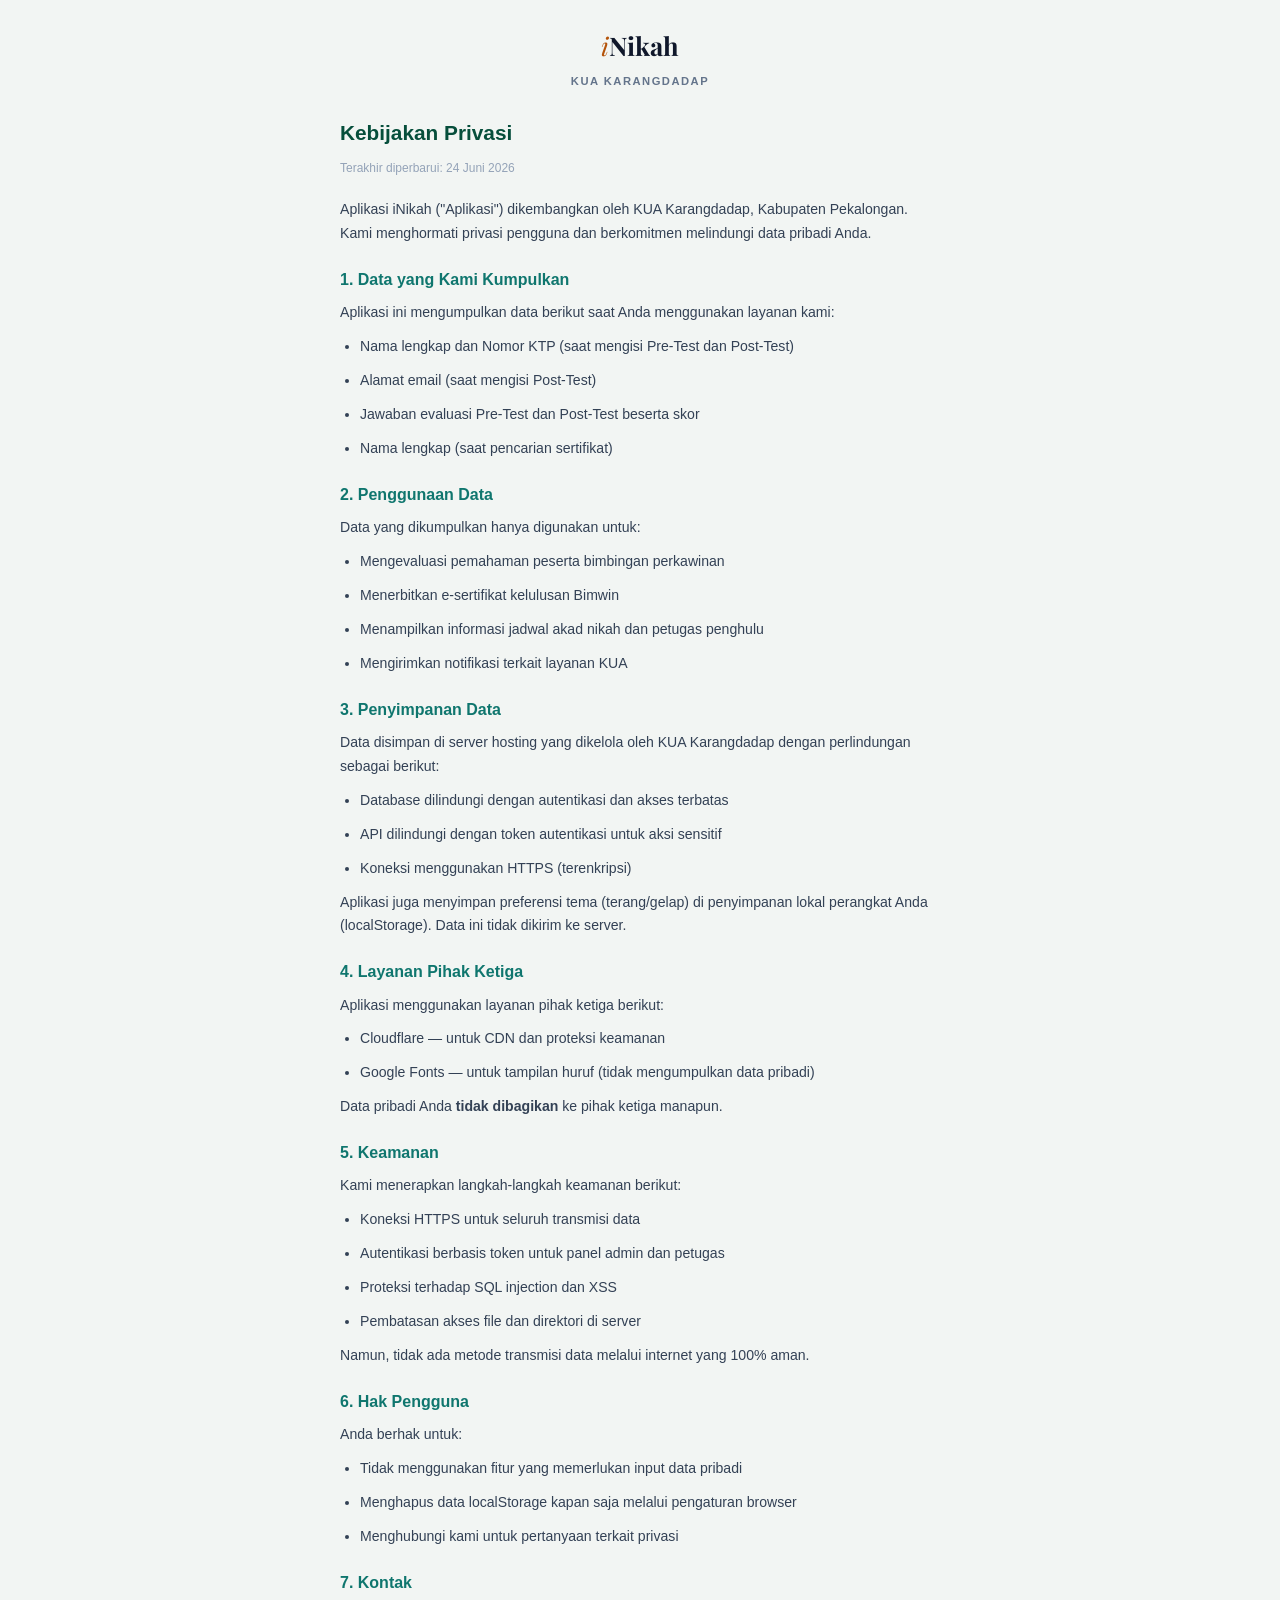
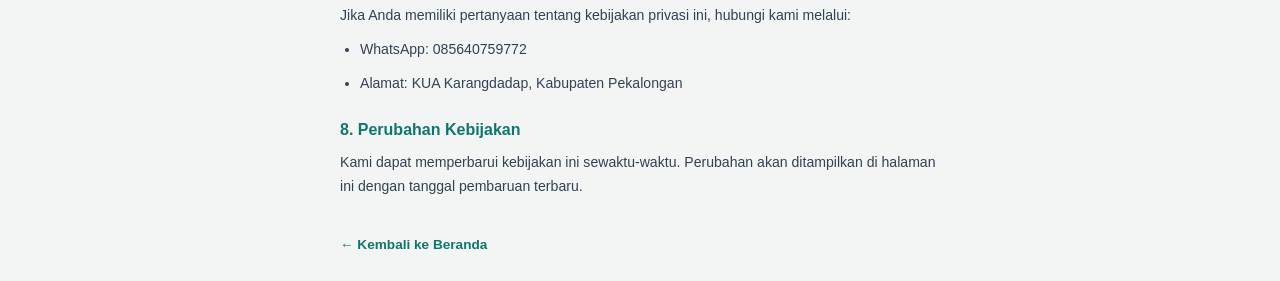
<file: privacy-policy.html>
<!DOCTYPE html>
<html lang="id">
<head>
    <meta charset="UTF-8">
    <meta name="viewport" content="width=device-width, initial-scale=1.0">
    <title>Kebijakan Privasi – iNikah</title>
    <link href="https://fonts.googleapis.com/css2?family=Playfair+Display:ital,wght@0,700;1,400&display=swap" rel="stylesheet">
    <style>
        * { box-sizing: border-box; margin: 0; padding: 0; }
        body { font-family: -apple-system, BlinkMacSystemFont, "SF Pro Text", sans-serif; color: #0f172a; background: #f2f5f3; padding: 24px 16px; line-height: 1.7; }
        .container { max-width: 600px; margin: 0 auto; }
        .logo { font-family: "Playfair Display", serif; font-size: 1.6rem; text-align: center; margin-bottom: 4px; }
        .logo .wi { font-style: italic; color: #b45309; }
        .logo .wn { font-weight: 700; }
        .subtitle { text-align: center; font-size: 0.7rem; color: #64748b; font-weight: 600; text-transform: uppercase; letter-spacing: 1.5px; margin-bottom: 24px; }
        h1 { font-size: 1.3rem; font-weight: 700; margin-bottom: 8px; color: #064e3b; }
        h2 { font-size: 1rem; font-weight: 700; margin: 20px 0 8px; color: #0f766e; }
        p, li { font-size: 0.88rem; color: #334155; margin-bottom: 10px; }
        ul { padding-left: 20px; }
        .updated { font-size: 0.75rem; color: #94a3b8; margin-bottom: 20px; }
        a { color: #0f766e; }
        .back { display: inline-block; margin-top: 24px; font-size: 0.85rem; color: #0f766e; text-decoration: none; font-weight: 600; }
    </style>
</head>
<body>
    <div class="container">
        <div class="logo"><span class="wi">i</span><span class="wn">Nikah</span></div>
        <p class="subtitle">KUA Karangdadap</p>

        <h1>Kebijakan Privasi</h1>
        <p class="updated">Terakhir diperbarui: 24 Juni 2026</p>

        <p>Aplikasi iNikah ("Aplikasi") dikembangkan oleh KUA Karangdadap, Kabupaten Pekalongan. Kami menghormati privasi pengguna dan berkomitmen melindungi data pribadi Anda.</p>

        <h2>1. Data yang Kami Kumpulkan</h2>
        <p>Aplikasi ini mengumpulkan data berikut saat Anda menggunakan layanan kami:</p>
        <ul>
            <li>Nama lengkap dan Nomor KTP (saat mengisi Pre-Test dan Post-Test)</li>
            <li>Alamat email (saat mengisi Post-Test)</li>
            <li>Jawaban evaluasi Pre-Test dan Post-Test beserta skor</li>
            <li>Nama lengkap (saat pencarian sertifikat)</li>
        </ul>

        <h2>2. Penggunaan Data</h2>
        <p>Data yang dikumpulkan hanya digunakan untuk:</p>
        <ul>
            <li>Mengevaluasi pemahaman peserta bimbingan perkawinan</li>
            <li>Menerbitkan e-sertifikat kelulusan Bimwin</li>
            <li>Menampilkan informasi jadwal akad nikah dan petugas penghulu</li>
            <li>Mengirimkan notifikasi terkait layanan KUA</li>
        </ul>

        <h2>3. Penyimpanan Data</h2>
        <p>Data disimpan di server hosting yang dikelola oleh KUA Karangdadap dengan perlindungan sebagai berikut:</p>
        <ul>
            <li>Database dilindungi dengan autentikasi dan akses terbatas</li>
            <li>API dilindungi dengan token autentikasi untuk aksi sensitif</li>
            <li>Koneksi menggunakan HTTPS (terenkripsi)</li>
        </ul>
        <p>Aplikasi juga menyimpan preferensi tema (terang/gelap) di penyimpanan lokal perangkat Anda (localStorage). Data ini tidak dikirim ke server.</p>

        <h2>4. Layanan Pihak Ketiga</h2>
        <p>Aplikasi menggunakan layanan pihak ketiga berikut:</p>
        <ul>
            <li>Cloudflare — untuk CDN dan proteksi keamanan</li>
            <li>Google Fonts — untuk tampilan huruf (tidak mengumpulkan data pribadi)</li>
        </ul>
        <p>Data pribadi Anda <strong>tidak dibagikan</strong> ke pihak ketiga manapun.</p>

        <h2>5. Keamanan</h2>
        <p>Kami menerapkan langkah-langkah keamanan berikut:</p>
        <ul>
            <li>Koneksi HTTPS untuk seluruh transmisi data</li>
            <li>Autentikasi berbasis token untuk panel admin dan petugas</li>
            <li>Proteksi terhadap SQL injection dan XSS</li>
            <li>Pembatasan akses file dan direktori di server</li>
        </ul>
        <p>Namun, tidak ada metode transmisi data melalui internet yang 100% aman.</p>

        <h2>6. Hak Pengguna</h2>
        <p>Anda berhak untuk:</p>
        <ul>
            <li>Tidak menggunakan fitur yang memerlukan input data pribadi</li>
            <li>Menghapus data localStorage kapan saja melalui pengaturan browser</li>
            <li>Menghubungi kami untuk pertanyaan terkait privasi</li>
        </ul>

        <h2>7. Kontak</h2>
        <p>Jika Anda memiliki pertanyaan tentang kebijakan privasi ini, hubungi kami melalui:</p>
        <ul>
            <li>WhatsApp: 085640759772</li>
            <li>Alamat: KUA Karangdadap, Kabupaten Pekalongan</li>
        </ul>

        <h2>8. Perubahan Kebijakan</h2>
        <p>Kami dapat memperbarui kebijakan ini sewaktu-waktu. Perubahan akan ditampilkan di halaman ini dengan tanggal pembaruan terbaru.</p>

        <a href="index.html" class="back">← Kembali ke Beranda</a>
    </div>
</body>
</html>
</file>
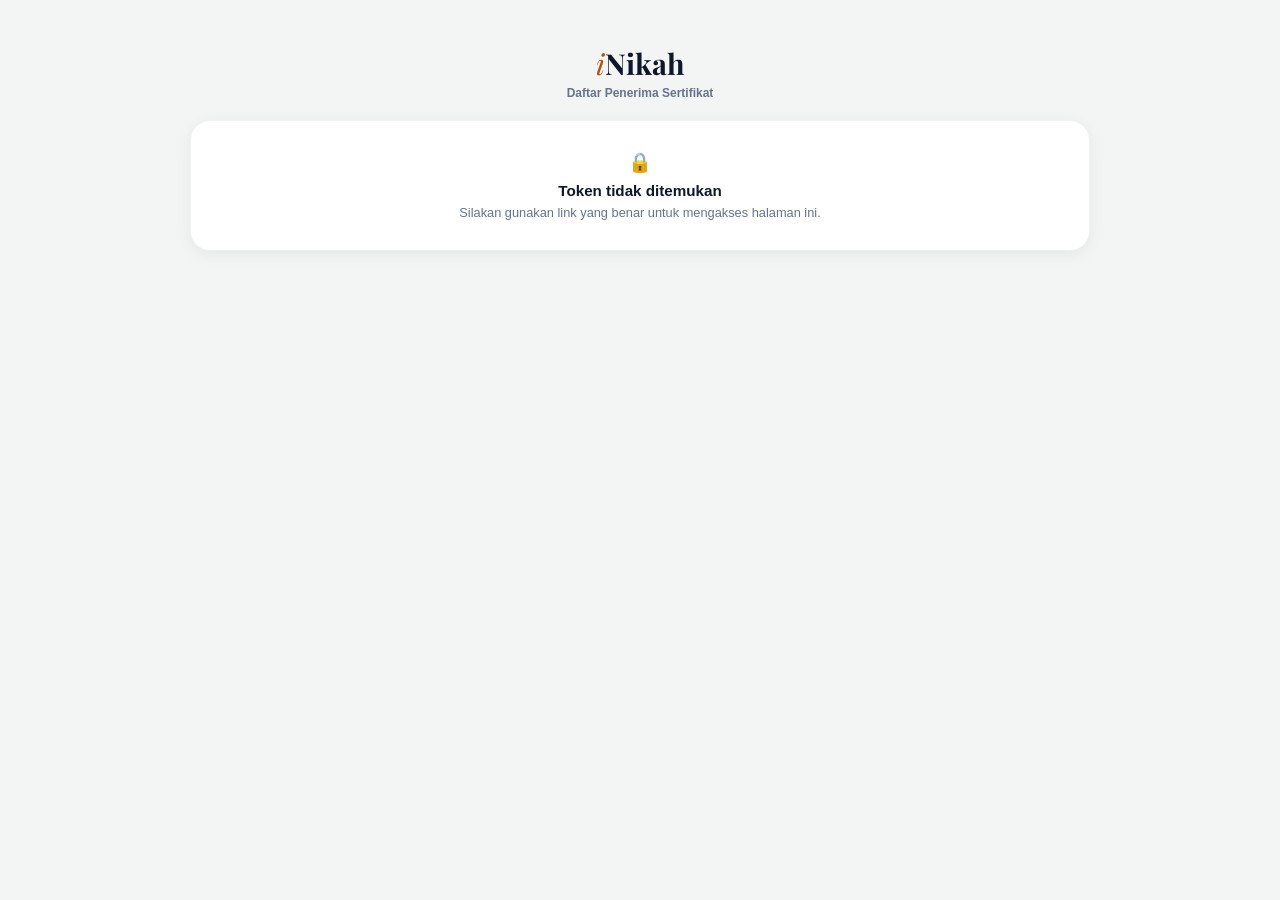
<file: sertifikat-list.html>
<!DOCTYPE html>
<html lang="id">
<head>
    <meta charset="UTF-8">
    <meta name="viewport" content="width=device-width, initial-scale=1.0">
    <title>Daftar Penerima Sertifikat – iNikah</title>
    <link href="https://fonts.googleapis.com/icon?family=Material+Icons+Outlined" rel="stylesheet">
    <link href="https://fonts.googleapis.com/css2?family=Playfair+Display:ital,wght@0,700;1,400&display=swap" rel="stylesheet">
    <style>
        :root {
            --green-deep: #064e3b;
            --green-mid: #0f766e;
            --green-light: #14b8a6;
            --bg: #f2f5f3;
            --text: #0f172a;
            --muted: #64748b;
            --border: rgba(15, 118, 110, 0.08);
        }
        * { box-sizing: border-box; margin: 0; padding: 0; }
        body {
            font-family: -apple-system, BlinkMacSystemFont, "SF Pro Text", sans-serif;
            background: var(--bg); color: var(--text);
            padding: 20px; min-height: 100vh;
        }
        .container { max-width: 900px; margin: 0 auto; }
        .header { text-align: center; padding: 24px 0 20px; }
        .logo {
            font-family: "Playfair Display", serif;
            font-size: 1.8rem;
        }
        .logo .wi { font-style: italic; color: #b45309; }
        .logo .wn { font-weight: 700; }
        .sub { font-size: 0.75rem; color: var(--muted); margin-top: 4px; font-weight: 600; }

        .table-card {
            background: #fff; border-radius: 16px; padding: 20px;
            box-shadow: 0 4px 16px rgba(0,0,0,0.06); border: 1px solid var(--border);
        }
        .table-toolbar {
            display: flex; gap: 10px; margin-bottom: 14px; flex-wrap: wrap; align-items: center;
        }
        .search-input {
            flex: 1; min-width: 200px; padding: 10px 14px; border-radius: 10px;
            border: 1.5px solid var(--border); font-size: 0.85rem; outline: none;
        }
        .search-input:focus { border-color: var(--green-light); }
        .btn-action {
            padding: 9px 16px; border-radius: 10px; border: none;
            font-size: 0.8rem; font-weight: 600; cursor: pointer;
            display: inline-flex; align-items: center; gap: 4px;
        }
        .btn-print {
            background: #f0fdf4; color: var(--green-deep); border: 1px solid var(--border);
        }
        .btn-export {
            background: linear-gradient(135deg, var(--green-deep), var(--green-mid));
            color: #fff;
        }
        .btn-action:hover { opacity: 0.85; }

        .table-wrap { overflow-x: auto; -webkit-overflow-scrolling: touch; }
        .data-table { width: 100%; border-collapse: collapse; font-size: 0.82rem; }
        .data-table th {
            background: var(--green-deep); color: #fff; padding: 11px 14px;
            text-align: left; font-weight: 600; white-space: nowrap;
        }
        .data-table td {
            padding: 10px 14px; border-bottom: 1px solid var(--border);
        }
        .data-table tr:nth-child(even) td { background: #f8faf9; }
        .data-table tr:hover td { background: #ecfdf5; }
        .data-table a { color: var(--green-mid); text-decoration: none; font-weight: 600; }
        .data-table a:hover { text-decoration: underline; }

        .loading-state {
            text-align: center; padding: 40px; color: var(--muted); font-size: 0.85rem;
        }
        .error-state {
            text-align: center; padding: 40px; color: #ef4444; font-size: 0.85rem;
        }
        .count-badge {
            font-size: 0.75rem; color: var(--muted); margin-bottom: 12px; font-weight: 600;
        }
        .count-badge span { color: var(--green-deep); }
        .filter-row {
            display: flex; gap: 8px; margin-bottom: 14px; flex-wrap: wrap; align-items: center;
        }
        .filter-select {
            padding: 9px 12px; border-radius: 10px; border: 1.5px solid var(--border);
            font-size: 0.8rem; outline: none; background: #fff; color: var(--text);
        }
        .filter-select:focus { border-color: var(--green-light); }
        .sort-btn {
            padding: 9px 14px; border-radius: 10px; border: 1.5px solid var(--border);
            background: #fff; font-size: 0.78rem; font-weight: 600; cursor: pointer;
            display: inline-flex; align-items: center; gap: 4px; color: var(--text);
        }
        .sort-btn.active {
            background: var(--green-deep); color: #fff; border-color: var(--green-deep);
        }
        .sort-btn:hover { opacity: 0.85; }

        @media print {
            body { padding: 0; background: #fff; }
            .header, .table-toolbar, .filter-row, .footer-link { display: none !important; }
            .table-card { box-shadow: none; border: none; padding: 0; border-radius: 0; }
            .data-table th { background: #333 !important; color: #fff !important; -webkit-print-color-adjust: exact; print-color-adjust: exact; }
            .data-table tr:nth-child(even) td { background: #f3f3f3 !important; -webkit-print-color-adjust: exact; print-color-adjust: exact; }
            .container { max-width: 100%; }
            .print-title { display: block !important; font-size: 1rem; font-weight: 700; margin-bottom: 10px; }
        }
        .print-title { display: none; }

        @media (max-width: 600px) {
            body { padding: 12px; }
            .table-card { padding: 14px; border-radius: 12px; }
            .btn-action { padding: 8px 12px; font-size: 0.78rem; }
        }
    </style>
</head>
<body>
    <!-- ERROR SCREEN -->
    <div id="errorScreen" class="container" style="display:none;">
        <div class="header">
            <div class="logo"><span class="wi">i</span><span class="wn">Nikah</span></div>
            <p class="sub">Daftar Penerima Sertifikat</p>
        </div>
        <div style="background:#fff;border-radius:20px;padding:30px;text-align:center;box-shadow:0 4px 16px rgba(0,0,0,0.06);border:1px solid var(--border);">
            <p style="font-size:1.2rem;margin-bottom:8px;">🔒</p>
            <p style="font-size:0.95rem;font-weight:700;margin-bottom:6px;" id="errorMessage">Akses ditolak</p>
            <p style="font-size:0.8rem;color:var(--muted);" id="errorDetail">Token tidak valid atau sudah kedaluwarsa.</p>
        </div>
    </div>

    <!-- MAIN PANEL -->
    <div id="mainPanel" class="container" style="display:none;">
        <div class="header">
            <div class="logo"><span class="wi">i</span><span class="wn">Nikah</span></div>
            <p class="sub">Daftar Penerima Sertifikat</p>
        </div>

        <div class="table-card">
            <div class="print-title">Daftar Penerima Sertifikat – iNikah</div>

            <div class="table-toolbar">
                <input class="search-input" type="text" id="searchInput" placeholder="🔍 Cari nama penerima..." oninput="applyFilters()">
                <button class="btn-action btn-print" onclick="window.print()">🖨️ Cetak</button>
                <button class="btn-action btn-export" onclick="exportExcel()">📥 Export Excel</button>
            </div>

            <div class="filter-row">
                <select class="filter-select" id="filterMonth" onchange="applyFilters()">
                    <option value="">Semua Bulan</option>
                    <option value="01">Januari</option>
                    <option value="02">Februari</option>
                    <option value="03">Maret</option>
                    <option value="04">April</option>
                    <option value="05">Mei</option>
                    <option value="06">Juni</option>
                    <option value="07">Juli</option>
                    <option value="08">Agustus</option>
                    <option value="09">September</option>
                    <option value="10">Oktober</option>
                    <option value="11">November</option>
                    <option value="12">Desember</option>
                </select>
                <select class="filter-select" id="filterYear" onchange="applyFilters()">
                    <option value="">Semua Tahun</option>
                </select>
                <button class="sort-btn active" id="sortDesc" onclick="setSort('desc')">Terbaru ↓</button>
                <button class="sort-btn" id="sortAsc" onclick="setSort('asc')">Terlama ↑</button>
            </div>

            <div class="count-badge" id="countBadge" style="display:none;">
                Total: <span id="totalCount">0</span> penerima sertifikat
            </div>

            <div class="table-wrap">
                <table class="data-table" id="dataTable">
                    <thead>
                        <tr>
                            <th>No</th>
                            <th>Nama Penerima</th>
                            <th>Sertifikat</th>
                            <th>Tanggal</th>
                        </tr>
                    </thead>
                    <tbody></tbody>
                </table>
            </div>

            <div class="loading-state" id="loadingState">
                <span class="material-icons-outlined" style="font-size:32px;color:var(--green-mid);display:block;margin-bottom:8px;">hourglass_top</span>
                Memuat data sertifikat...
            </div>
        </div>

        <p class="footer-link" style="text-align:center;margin-top:24px;font-size:0.75rem;color:var(--muted);">
            <a href="index.html" style="color:var(--green-mid);text-decoration:none;font-weight:600;">← Kembali ke Beranda</a>
        </p>
    </div>

    <script>
        let RAW_DATA = [];
        let CURRENT_SORT = 'desc';
        const API_TOKEN = new URLSearchParams(window.location.search).get('token') || '';
        const MONTH_NAMES = ['Januari','Februari','Maret','April','Mei','Juni','Juli','Agustus','September','Oktober','November','Desember'];

        // Escape HTML
        function esc(text) {
            const d = document.createElement('div');
            d.textContent = text || '';
            return d.innerHTML;
        }

        // Init
        (function() {
            if (!API_TOKEN) {
                showError('Token tidak ditemukan', 'Silakan gunakan link yang benar untuk mengakses halaman ini.');
                return;
            }
            loadData();
        })();

        function loadData() {
            fetch('api/sertifikat-list.php?token=' + encodeURIComponent(API_TOKEN))
                .then(function(r) {
                    if (!r.ok) throw r;
                    return r.json();
                })
                .then(function(data) {
                    if (data.error) {
                        showError('Akses ditolak', data.error);
                        return;
                    }
                    RAW_DATA = data || [];
                    populateYearFilter(RAW_DATA);
                    applyFilters();
                })
                .catch(function() {
                    showError('Gagal memuat data', 'Token tidak valid atau koneksi bermasalah.');
                });
        }

        function showError(msg, detail) {
            document.getElementById('errorMessage').textContent = msg;
            document.getElementById('errorDetail').textContent = detail || '';
            document.getElementById('errorScreen').style.display = 'block';
        }

        function renderTable(data) {
            document.getElementById('mainPanel').style.display = 'block';
            var tbody = document.querySelector('#dataTable tbody');
            var loading = document.getElementById('loadingState');
            var badge = document.getElementById('countBadge');

            loading.style.display = 'none';
            badge.style.display = 'block';
            document.getElementById('totalCount').textContent = data.length;

            if (!data || data.length === 0) {
                tbody.innerHTML = '<tr><td colspan="4" style="text-align:center;color:var(--muted);padding:40px;">Belum ada data sertifikat.</td></tr>';
                return;
            }

            var html = '';
            data.forEach(function(item, i) {
                var linkUrl = esc(item.link || '');
                html += '<tr>';
                html += '<td>' + (i + 1) + '</td>';
                html += '<td style="font-weight:600;">' + esc(item.nama) + '</td>';
                html += '<td><a href="' + linkUrl + '" target="_blank" rel="noopener">Lihat Sertifikat</a></td>';
                html += '<td>' + esc(item.tanggal) + '</td>';
                html += '</tr>';
            });
            tbody.innerHTML = html;
        }

        function populateYearFilter(data) {
            var years = {};
            data.forEach(function(item) {
                var d = parseDate(item.tanggal);
                if (d) years[d.getFullYear()] = true;
            });
            var sel = document.getElementById('filterYear');
            Object.keys(years).sort().reverse().forEach(function(y) {
                var opt = document.createElement('option');
                opt.value = y;
                opt.textContent = y;
                sel.appendChild(opt);
            });
        }

        function parseDate(str) {
            if (!str) return null;
            var d = new Date(str);
            if (!isNaN(d.getTime())) return d;
            return null;
        }

        function getRawDate(item) {
            return parseDate(item.tanggal);
        }

        function setSort(dir) {
            CURRENT_SORT = dir;
            document.getElementById('sortDesc').classList.toggle('active', dir === 'desc');
            document.getElementById('sortAsc').classList.toggle('active', dir === 'asc');
            applyFilters();
        }

        function applyFilters() {
            var q = document.getElementById('searchInput').value.toLowerCase().trim();
            var month = document.getElementById('filterMonth').value;
            var year = document.getElementById('filterYear').value;

            var filtered = RAW_DATA.filter(function(item) {
                if (q && (item.nama || '').toLowerCase().indexOf(q) === -1) return false;
                var d = getRawDate(item);
                if (d) {
                    if (month && String(d.getMonth() + 1).padStart(2, '0') !== month) return false;
                    if (year && String(d.getFullYear()) !== year) return false;
                } else if (month || year) {
                    return false;
                }
                return true;
            });

            filtered.sort(function(a, b) {
                var da = getRawDate(a);
                var db = getRawDate(b);
                var ta = da ? da.getTime() : 0;
                var tb = db ? db.getTime() : 0;
                return CURRENT_SORT === 'desc' ? tb - ta : ta - tb;
            });

            renderTable(filtered);
        }

        function getFilteredData() {
            var q = document.getElementById('searchInput').value.toLowerCase().trim();
            var month = document.getElementById('filterMonth').value;
            var year = document.getElementById('filterYear').value;
            return RAW_DATA.filter(function(item) {
                if (q && (item.nama || '').toLowerCase().indexOf(q) === -1) return false;
                var d = getRawDate(item);
                if (d) {
                    if (month && String(d.getMonth() + 1).padStart(2, '0') !== month) return false;
                    if (year && String(d.getFullYear()) !== year) return false;
                } else if (month || year) {
                    return false;
                }
                return true;
            }).sort(function(a, b) {
                var da = getRawDate(a);
                var db = getRawDate(b);
                var ta = da ? da.getTime() : 0;
                var tb = db ? db.getTime() : 0;
                return CURRENT_SORT === 'desc' ? tb - ta : ta - tb;
            });
        }

        function exportExcel() {
            var data = getFilteredData();
            if (!data || data.length === 0) {
                alert('Belum ada data untuk diekspor.');
                return;
            }

            var headers = ['No', 'Nama Penerima', 'Link Sertifikat', 'Tanggal'];
            var html = '<table border="1"><thead>';
            html += '<tr><th colspan="' + headers.length + '" style="font-size:14px;background:#064e3b;color:#fff;">Daftar Penerima Sertifikat – iNikah KUA Karangdadap</th></tr>';
            html += '<tr>' + headers.map(function(h) {
                return '<th style="background:#0f766e;color:#fff;">' + h + '</th>';
            }).join('') + '</tr>';
            html += '</thead><tbody>';

            data.forEach(function(item, i) {
                var linkUrl = item.link || '';
                if (linkUrl && !linkUrl.startsWith('http')) {
                    linkUrl = window.location.origin + '/api/download.php?file=' + encodeURIComponent(linkUrl);
                }
                html += '<tr>';
                html += '<td>' + (i + 1) + '</td>';
                html += '<td>' + esc(item.nama) + '</td>';
                html += '<td>' + esc(linkUrl) + '</td>';
                html += '<td>' + esc(item.tanggal) + '</td>';
                html += '</tr>';
            });
            html += '</tbody></table>';

            var fullDoc = '<html xmlns:o="urn:schemas-microsoft-com:office:office" xmlns:x="urn:schemas-microsoft-com:office:excel"><head><meta charset="UTF-8"></head><body>' + html + '</body></html>';
            var blob = new Blob(['\uFEFF' + fullDoc], { type: 'application/vnd.ms-excel;charset=utf-8;' });
            var url = URL.createObjectURL(blob);
            var a = document.createElement('a');
            a.href = url;
            a.download = 'daftar_penerima_sertifikat.xls';
            document.body.appendChild(a);
            a.click();
            document.body.removeChild(a);
            URL.revokeObjectURL(url);
        }
    </script>
</body>
</html>
</file>
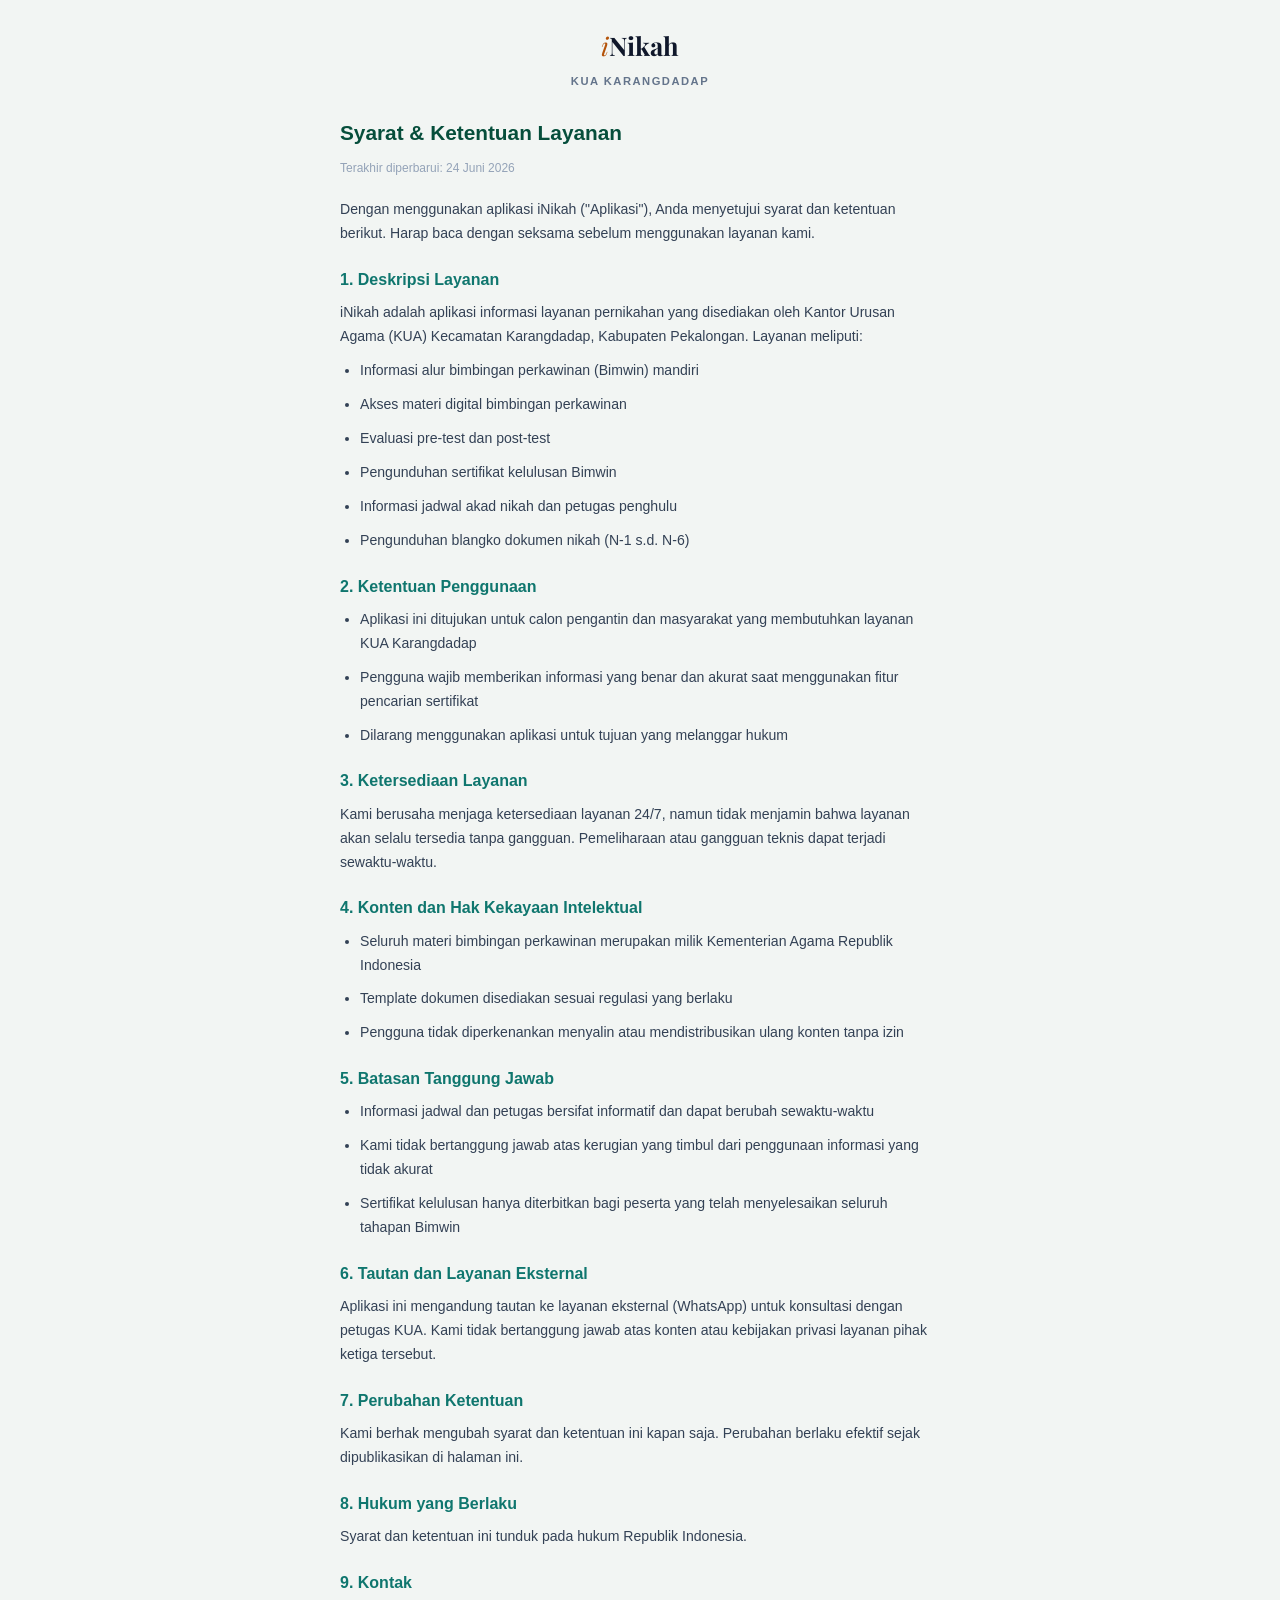
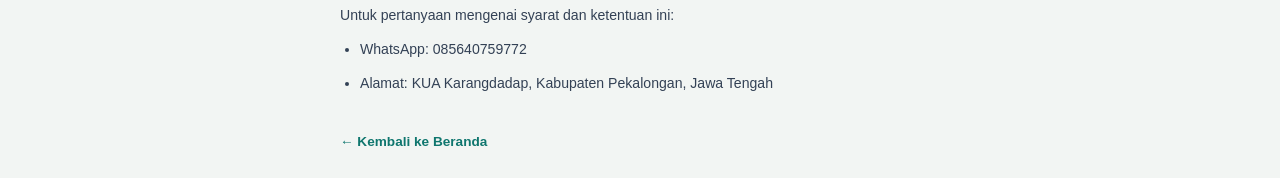
<file: terms-of-service.html>
<!DOCTYPE html>
<html lang="id">
<head>
    <meta charset="UTF-8">
    <meta name="viewport" content="width=device-width, initial-scale=1.0">
    <title>Syarat & Ketentuan – iNikah</title>
    <link href="https://fonts.googleapis.com/css2?family=Playfair+Display:ital,wght@0,700;1,400&display=swap" rel="stylesheet">
    <style>
        * { box-sizing: border-box; margin: 0; padding: 0; }
        body { font-family: -apple-system, BlinkMacSystemFont, "SF Pro Text", sans-serif; color: #0f172a; background: #f2f5f3; padding: 24px 16px; line-height: 1.7; }
        .container { max-width: 600px; margin: 0 auto; }
        .logo { font-family: "Playfair Display", serif; font-size: 1.6rem; text-align: center; margin-bottom: 4px; }
        .logo .wi { font-style: italic; color: #b45309; }
        .logo .wn { font-weight: 700; }
        .subtitle { text-align: center; font-size: 0.7rem; color: #64748b; font-weight: 600; text-transform: uppercase; letter-spacing: 1.5px; margin-bottom: 24px; }
        h1 { font-size: 1.3rem; font-weight: 700; margin-bottom: 8px; color: #064e3b; }
        h2 { font-size: 1rem; font-weight: 700; margin: 20px 0 8px; color: #0f766e; }
        p, li { font-size: 0.88rem; color: #334155; margin-bottom: 10px; }
        ul { padding-left: 20px; }
        .updated { font-size: 0.75rem; color: #94a3b8; margin-bottom: 20px; }
        a { color: #0f766e; }
        .back { display: inline-block; margin-top: 24px; font-size: 0.85rem; color: #0f766e; text-decoration: none; font-weight: 600; }
    </style>
</head>
<body>
    <div class="container">
        <div class="logo"><span class="wi">i</span><span class="wn">Nikah</span></div>
        <p class="subtitle">KUA Karangdadap</p>

        <h1>Syarat & Ketentuan Layanan</h1>
        <p class="updated">Terakhir diperbarui: 24 Juni 2026</p>

        <p>Dengan menggunakan aplikasi iNikah ("Aplikasi"), Anda menyetujui syarat dan ketentuan berikut. Harap baca dengan seksama sebelum menggunakan layanan kami.</p>

        <h2>1. Deskripsi Layanan</h2>
        <p>iNikah adalah aplikasi informasi layanan pernikahan yang disediakan oleh Kantor Urusan Agama (KUA) Kecamatan Karangdadap, Kabupaten Pekalongan. Layanan meliputi:</p>
        <ul>
            <li>Informasi alur bimbingan perkawinan (Bimwin) mandiri</li>
            <li>Akses materi digital bimbingan perkawinan</li>
            <li>Evaluasi pre-test dan post-test</li>
            <li>Pengunduhan sertifikat kelulusan Bimwin</li>
            <li>Informasi jadwal akad nikah dan petugas penghulu</li>
            <li>Pengunduhan blangko dokumen nikah (N-1 s.d. N-6)</li>
        </ul>

        <h2>2. Ketentuan Penggunaan</h2>
        <ul>
            <li>Aplikasi ini ditujukan untuk calon pengantin dan masyarakat yang membutuhkan layanan KUA Karangdadap</li>
            <li>Pengguna wajib memberikan informasi yang benar dan akurat saat menggunakan fitur pencarian sertifikat</li>
            <li>Dilarang menggunakan aplikasi untuk tujuan yang melanggar hukum</li>
        </ul>

        <h2>3. Ketersediaan Layanan</h2>
        <p>Kami berusaha menjaga ketersediaan layanan 24/7, namun tidak menjamin bahwa layanan akan selalu tersedia tanpa gangguan. Pemeliharaan atau gangguan teknis dapat terjadi sewaktu-waktu.</p>

        <h2>4. Konten dan Hak Kekayaan Intelektual</h2>
        <ul>
            <li>Seluruh materi bimbingan perkawinan merupakan milik Kementerian Agama Republik Indonesia</li>
            <li>Template dokumen disediakan sesuai regulasi yang berlaku</li>
            <li>Pengguna tidak diperkenankan menyalin atau mendistribusikan ulang konten tanpa izin</li>
        </ul>

        <h2>5. Batasan Tanggung Jawab</h2>
        <ul>
            <li>Informasi jadwal dan petugas bersifat informatif dan dapat berubah sewaktu-waktu</li>
            <li>Kami tidak bertanggung jawab atas kerugian yang timbul dari penggunaan informasi yang tidak akurat</li>
            <li>Sertifikat kelulusan hanya diterbitkan bagi peserta yang telah menyelesaikan seluruh tahapan Bimwin</li>
        </ul>

        <h2>6. Tautan dan Layanan Eksternal</h2>
        <p>Aplikasi ini mengandung tautan ke layanan eksternal (WhatsApp) untuk konsultasi dengan petugas KUA. Kami tidak bertanggung jawab atas konten atau kebijakan privasi layanan pihak ketiga tersebut.</p>

        <h2>7. Perubahan Ketentuan</h2>
        <p>Kami berhak mengubah syarat dan ketentuan ini kapan saja. Perubahan berlaku efektif sejak dipublikasikan di halaman ini.</p>

        <h2>8. Hukum yang Berlaku</h2>
        <p>Syarat dan ketentuan ini tunduk pada hukum Republik Indonesia.</p>

        <h2>9. Kontak</h2>
        <p>Untuk pertanyaan mengenai syarat dan ketentuan ini:</p>
        <ul>
            <li>WhatsApp: 085640759772</li>
            <li>Alamat: KUA Karangdadap, Kabupaten Pekalongan, Jawa Tengah</li>
        </ul>

        <a href="index.html" class="back">← Kembali ke Beranda</a>
    </div>
</body>
</html>
</file>
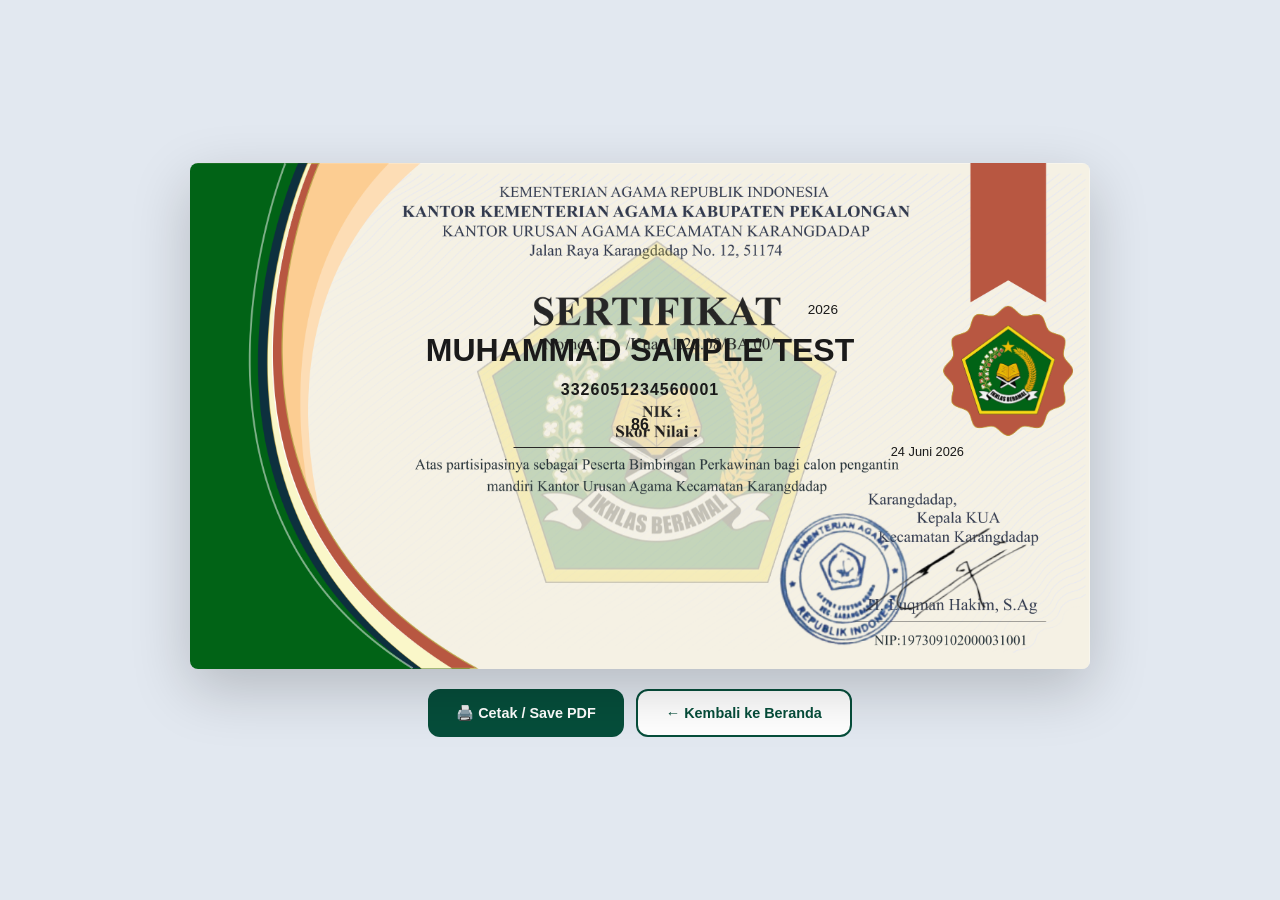
<file: uploads/sertifikat/sertifikat_muhammad_sample_test_1782267987.html>
<!DOCTYPE html>
<html lang="id">
<head>
<meta charset="UTF-8">
<meta name="viewport" content="width=device-width, initial-scale=1.0">
<title>E-Sertifikat - MUHAMMAD SAMPLE TEST</title>
<style>
* { margin: 0; padding: 0; box-sizing: border-box; }
body { background: #e2e8f0; display: flex; flex-direction: column; align-items: center; justify-content: center; min-height: 100vh; padding: 20px; font-family: -apple-system, BlinkMacSystemFont, "SF Pro Text", sans-serif; }
.cert-wrapper { position: relative; width: 100%; max-width: 900px; aspect-ratio: 1280/720; background-image: url("template.png"); background-size: cover; background-position: center; border-radius: 8px; box-shadow: 0 20px 60px rgba(0,0,0,0.2); overflow: hidden; }
.cert-text { position: absolute; font-weight: 700; color: #1a1a1a; }
.cert-nama { top: 33.5%; left: 50%; transform: translateX(-50%); font-size: clamp(1.2rem, 3vw, 2rem); text-align: center; white-space: nowrap; }
.cert-nik { top: 43%; left: 50%; transform: translateX(-50%); font-size: clamp(0.7rem, 1.4vw, 1rem); text-align: center; letter-spacing: 1px; }
.cert-skor { top: 50%; left: 50%; transform: translateX(-50%); font-size: clamp(0.7rem, 1.4vw, 1rem); text-align: center; }
.cert-tahun { top: 27.5%; right: 28%; font-size: clamp(0.6rem, 1.2vw, 0.85rem); font-weight: 400; }
.cert-tanggal { top: 55.5%; right: 14%; font-size: clamp(0.55rem, 1.1vw, 0.8rem); font-weight: 400; }
.btn-area { margin-top: 20px; display: flex; gap: 12px; flex-wrap: wrap; justify-content: center; }
.btn-cert { padding: 14px 28px; border-radius: 12px; border: none; font-size: 0.9rem; font-weight: 700; cursor: pointer; text-decoration: none; display: inline-flex; align-items: center; gap: 6px; }
.btn-print { background: #064e3b; color: #fff; }
.btn-back { background: #fff; color: #064e3b; border: 2px solid #064e3b; }
.btn-cert:hover { opacity: 0.85; }
@media print {
    body { background: #fff; padding: 0; }
    .cert-wrapper { max-width: 100%; border-radius: 0; box-shadow: none; }
    .btn-area { display: none; }
}
@media (max-width: 600px) {
    .cert-wrapper { aspect-ratio: auto; height: auto; padding-bottom: 56.25%; }
}
</style>
</head>
<body>
<div class="cert-wrapper">
    <div class="cert-text cert-nama">MUHAMMAD SAMPLE TEST</div>
    <div class="cert-text cert-nik">3326051234560001</div>
    <div class="cert-text cert-skor">86</div>
    <div class="cert-text cert-tahun">2026</div>
    <div class="cert-text cert-tanggal">24 Juni 2026</div>
</div>
<div class="btn-area">
    <button class="btn-cert btn-print" onclick="window.print()">🖨️ Cetak / Save PDF</button>
    <a href="../index.html" class="btn-cert btn-back">← Kembali ke Beranda</a>
</div>
</body>
</html>
</file>
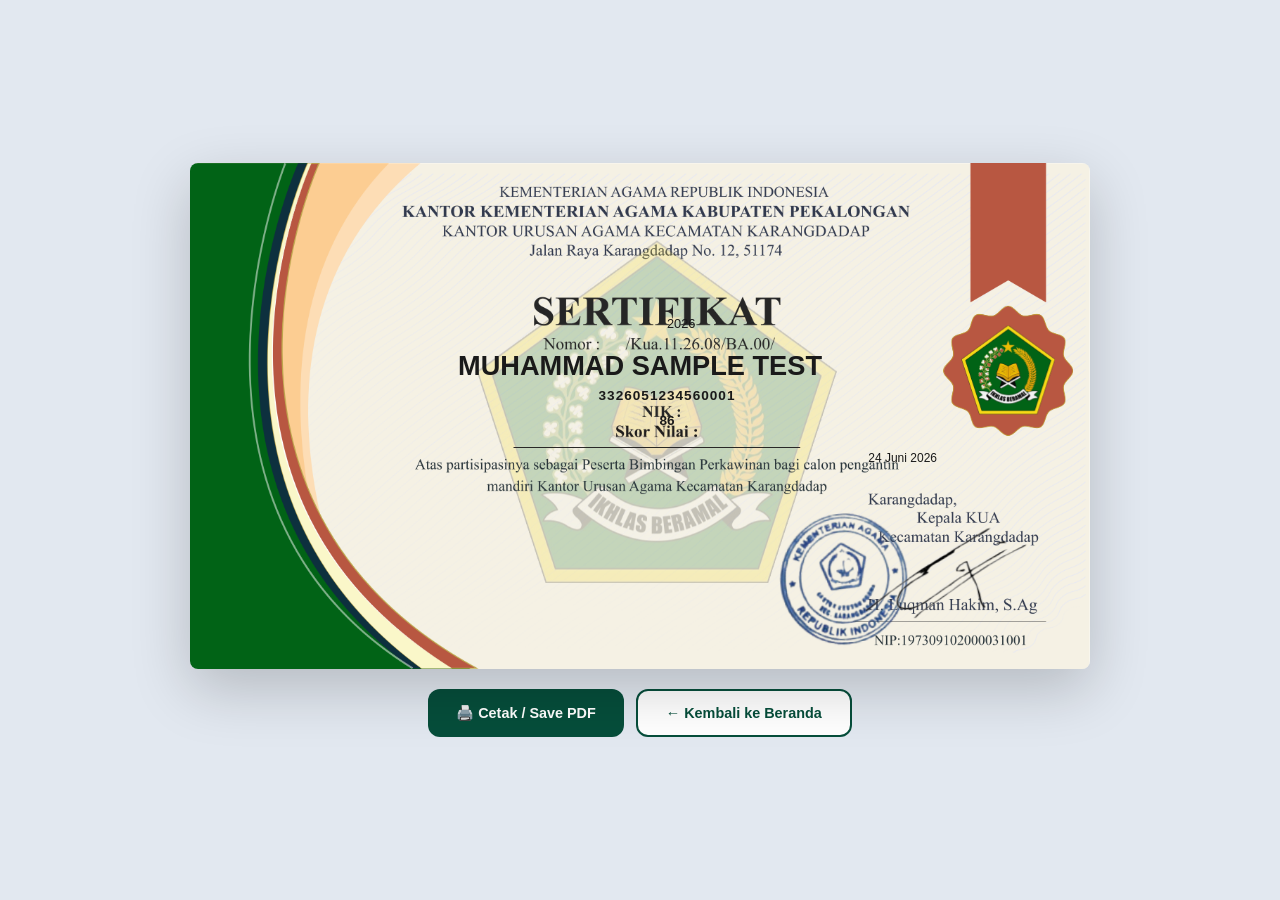
<file: uploads/sertifikat/sertifikat_muhammad_sample_test_1782268290.html>
<!DOCTYPE html>
<html lang="id">
<head>
<meta charset="UTF-8">
<meta name="viewport" content="width=device-width, initial-scale=1.0">
<title>E-Sertifikat - MUHAMMAD SAMPLE TEST</title>
<style>
* { margin: 0; padding: 0; box-sizing: border-box; }
body { background: #e2e8f0; display: flex; flex-direction: column; align-items: center; justify-content: center; min-height: 100vh; padding: 20px; font-family: -apple-system, BlinkMacSystemFont, "SF Pro Text", sans-serif; }
.cert-wrapper { position: relative; width: 100%; max-width: 900px; aspect-ratio: 1280/720; background-image: url("template.png"); background-size: cover; background-position: center; border-radius: 8px; box-shadow: 0 20px 60px rgba(0,0,0,0.2); overflow: hidden; }
.cert-text { position: absolute; font-weight: 700; color: #1a1a1a; }
.cert-nama { top: 37%; left: 50%; transform: translateX(-50%); font-size: clamp(1rem, 2.5vw, 1.7rem); text-align: center; white-space: nowrap; }
.cert-nik { top: 44.5%; left: 53%; transform: translateX(-50%); font-size: clamp(0.6rem, 1.2vw, 0.85rem); text-align: center; letter-spacing: 1px; }
.cert-skor { top: 49.5%; left: 53%; transform: translateX(-50%); font-size: clamp(0.6rem, 1.2vw, 0.85rem); text-align: center; }
.cert-tahun { top: 30.2%; left: 53%; font-size: clamp(0.55rem, 1.1vw, 0.8rem); font-weight: 400; }
.cert-tanggal { top: 57%; right: 17%; font-size: clamp(0.5rem, 1vw, 0.75rem); font-weight: 400; }
.btn-area { margin-top: 20px; display: flex; gap: 12px; flex-wrap: wrap; justify-content: center; }
.btn-cert { padding: 14px 28px; border-radius: 12px; border: none; font-size: 0.9rem; font-weight: 700; cursor: pointer; text-decoration: none; display: inline-flex; align-items: center; gap: 6px; }
.btn-print { background: #064e3b; color: #fff; }
.btn-back { background: #fff; color: #064e3b; border: 2px solid #064e3b; }
.btn-cert:hover { opacity: 0.85; }
@media print {
    body { background: #fff; padding: 0; }
    .cert-wrapper { max-width: 100%; border-radius: 0; box-shadow: none; }
    .btn-area { display: none; }
}
@media (max-width: 600px) {
    .cert-wrapper { aspect-ratio: auto; height: auto; padding-bottom: 56.25%; }
}
</style>
</head>
<body>
<div class="cert-wrapper">
    <div class="cert-text cert-nama">MUHAMMAD SAMPLE TEST</div>
    <div class="cert-text cert-nik">3326051234560001</div>
    <div class="cert-text cert-skor">86</div>
    <div class="cert-text cert-tahun">2026</div>
    <div class="cert-text cert-tanggal">24 Juni 2026</div>
</div>
<div class="btn-area">
    <button class="btn-cert btn-print" onclick="window.print()">🖨️ Cetak / Save PDF</button>
    <a href="../index.html" class="btn-cert btn-back">← Kembali ke Beranda</a>
</div>
</body>
</html>
</file>
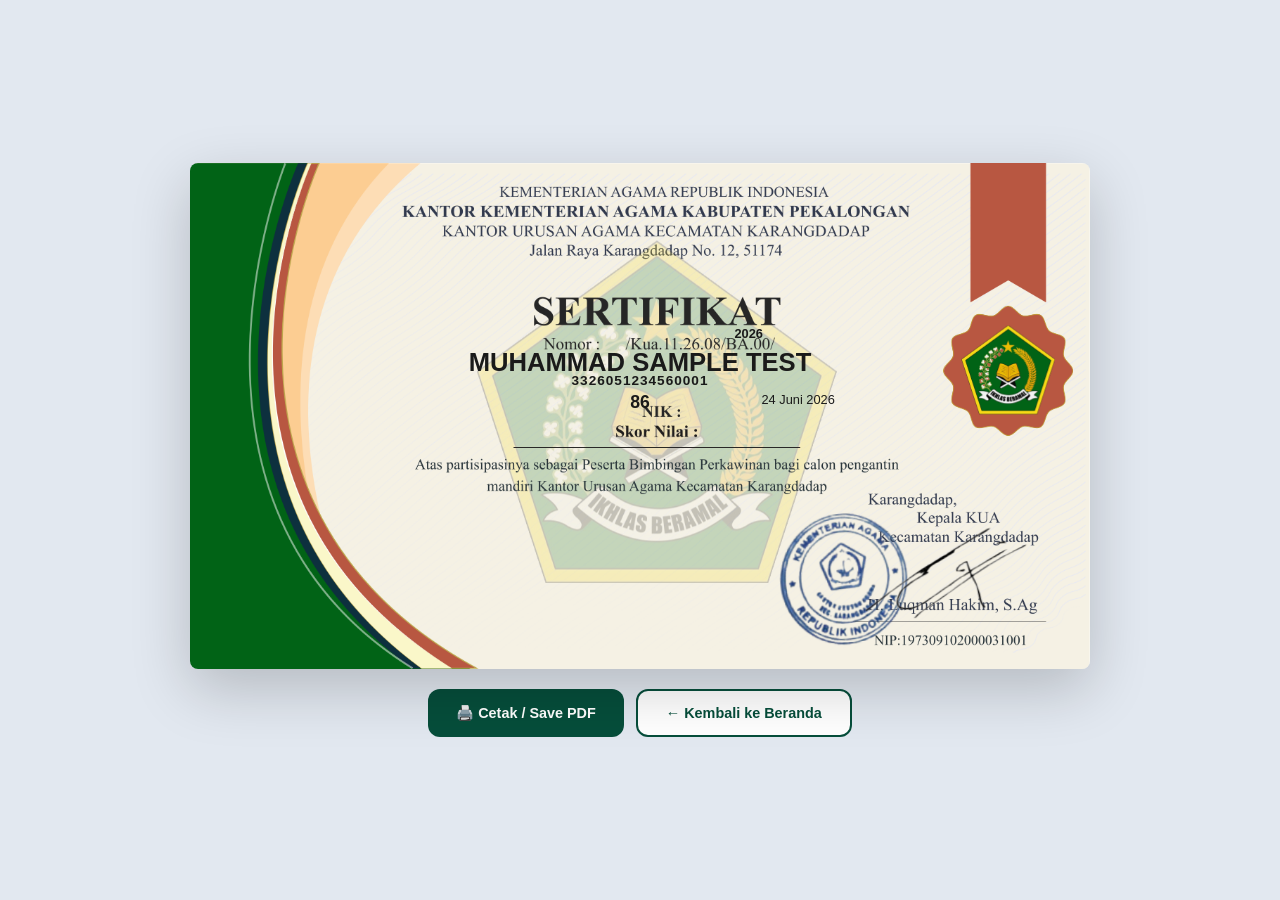
<file: uploads/sertifikat/sertifikat_muhammad_sample_test_1782268752.html>
<!DOCTYPE html>
<html lang="id">
<head>
<meta charset="UTF-8">
<meta name="viewport" content="width=device-width, initial-scale=1.0">
<title>E-Sertifikat - MUHAMMAD SAMPLE TEST</title>
<style>
* { margin: 0; padding: 0; box-sizing: border-box; }
body { background: #e2e8f0; display: flex; flex-direction: column; align-items: center; justify-content: center; min-height: 100vh; padding: 20px; font-family: -apple-system, BlinkMacSystemFont, "SF Pro Text", sans-serif; }
.cert-wrapper { position: relative; width: 100%; max-width: 900px; aspect-ratio: 1280/720; background-image: url("template.png"); background-size: cover; background-position: center; border-radius: 8px; box-shadow: 0 20px 60px rgba(0,0,0,0.2); overflow: hidden; }
.cert-text { position: absolute; font-weight: 700; color: #1a1a1a; }
.cert-nama { top: 36.5%; left: 50%; transform: translateX(-50%); font-size: clamp(1rem, 2.2vw, 1.6rem); text-align: center; white-space: nowrap; font-weight: bold; }
.cert-nik { top: 41.5%; left: 50%; transform: translateX(-50%); font-size: clamp(0.6rem, 1.2vw, 0.85rem); text-align: center; letter-spacing: 1px; }
.cert-skor { top: 45.2%; left: 50%; transform: translateX(-50%); font-size: clamp(0.75rem, 1.4vw, 1.1rem); text-align: center; font-weight: bold; }
.cert-tahun { top: 32.2%; left: 60.5%; font-size: clamp(0.55rem, 1.1vw, 0.8rem); font-weight: bold; }
.cert-tanggal { top: 45.2%; left: 63.5%; font-size: clamp(0.55rem, 1.1vw, 0.8rem); font-weight: 500; }
.btn-area { margin-top: 20px; display: flex; gap: 12px; flex-wrap: wrap; justify-content: center; }
.btn-cert { padding: 14px 28px; border-radius: 12px; border: none; font-size: 0.9rem; font-weight: 700; cursor: pointer; text-decoration: none; display: inline-flex; align-items: center; gap: 6px; }
.btn-print { background: #064e3b; color: #fff; }
.btn-back { background: #fff; color: #064e3b; border: 2px solid #064e3b; }
.btn-cert:hover { opacity: 0.85; }
@media print {
    body { background: #fff; padding: 0; }
    .cert-wrapper { max-width: 100%; border-radius: 0; box-shadow: none; }
    .btn-area { display: none; }
}
@media (max-width: 600px) {
    .cert-wrapper { aspect-ratio: auto; height: auto; padding-bottom: 56.25%; }
}
</style>
</head>
<body>
<div class="cert-wrapper">
    <div class="cert-text cert-nama">MUHAMMAD SAMPLE TEST</div>
    <div class="cert-text cert-nik">3326051234560001</div>
    <div class="cert-text cert-skor">86</div>
    <div class="cert-text cert-tahun">2026</div>
    <div class="cert-text cert-tanggal">24 Juni 2026</div>
</div>
<div class="btn-area">
    <button class="btn-cert btn-print" onclick="window.print()">🖨️ Cetak / Save PDF</button>
    <a href="../index.html" class="btn-cert btn-back">← Kembali ke Beranda</a>
</div>
</body>
</html>
</file>
